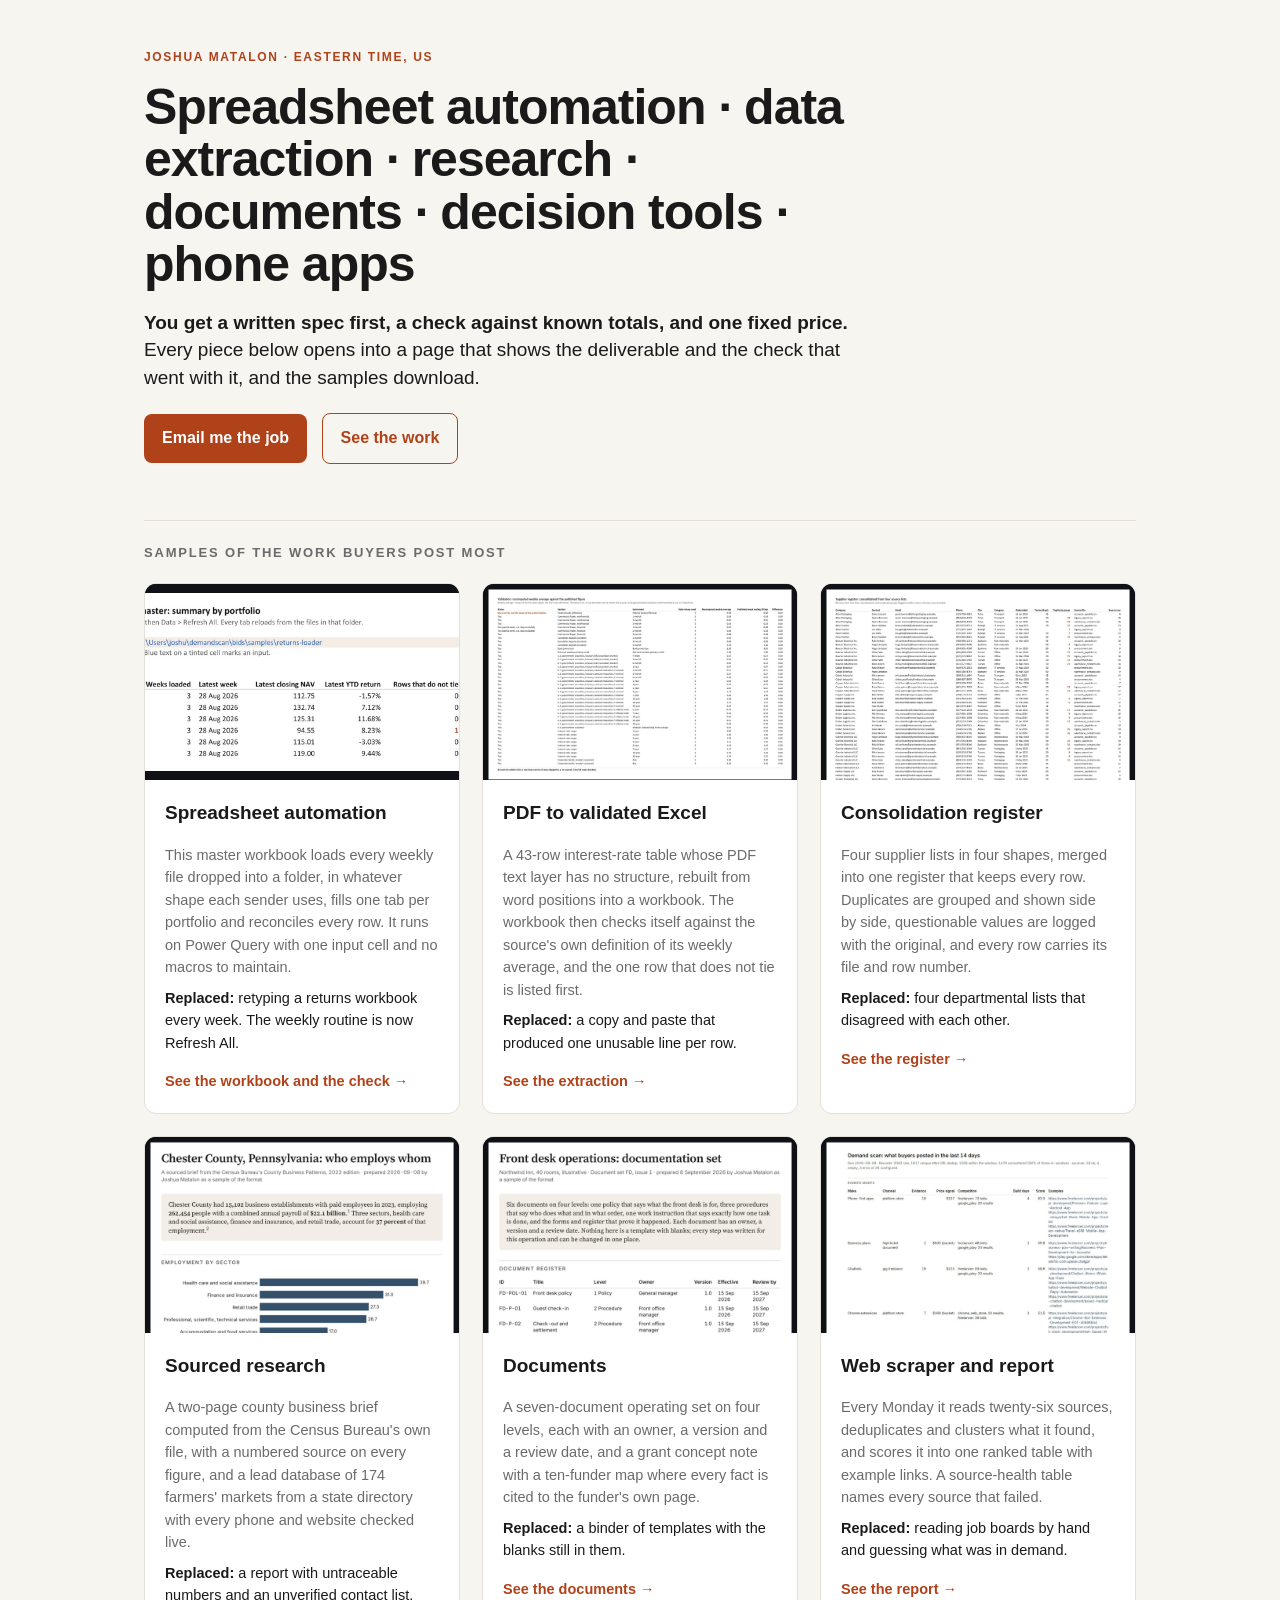
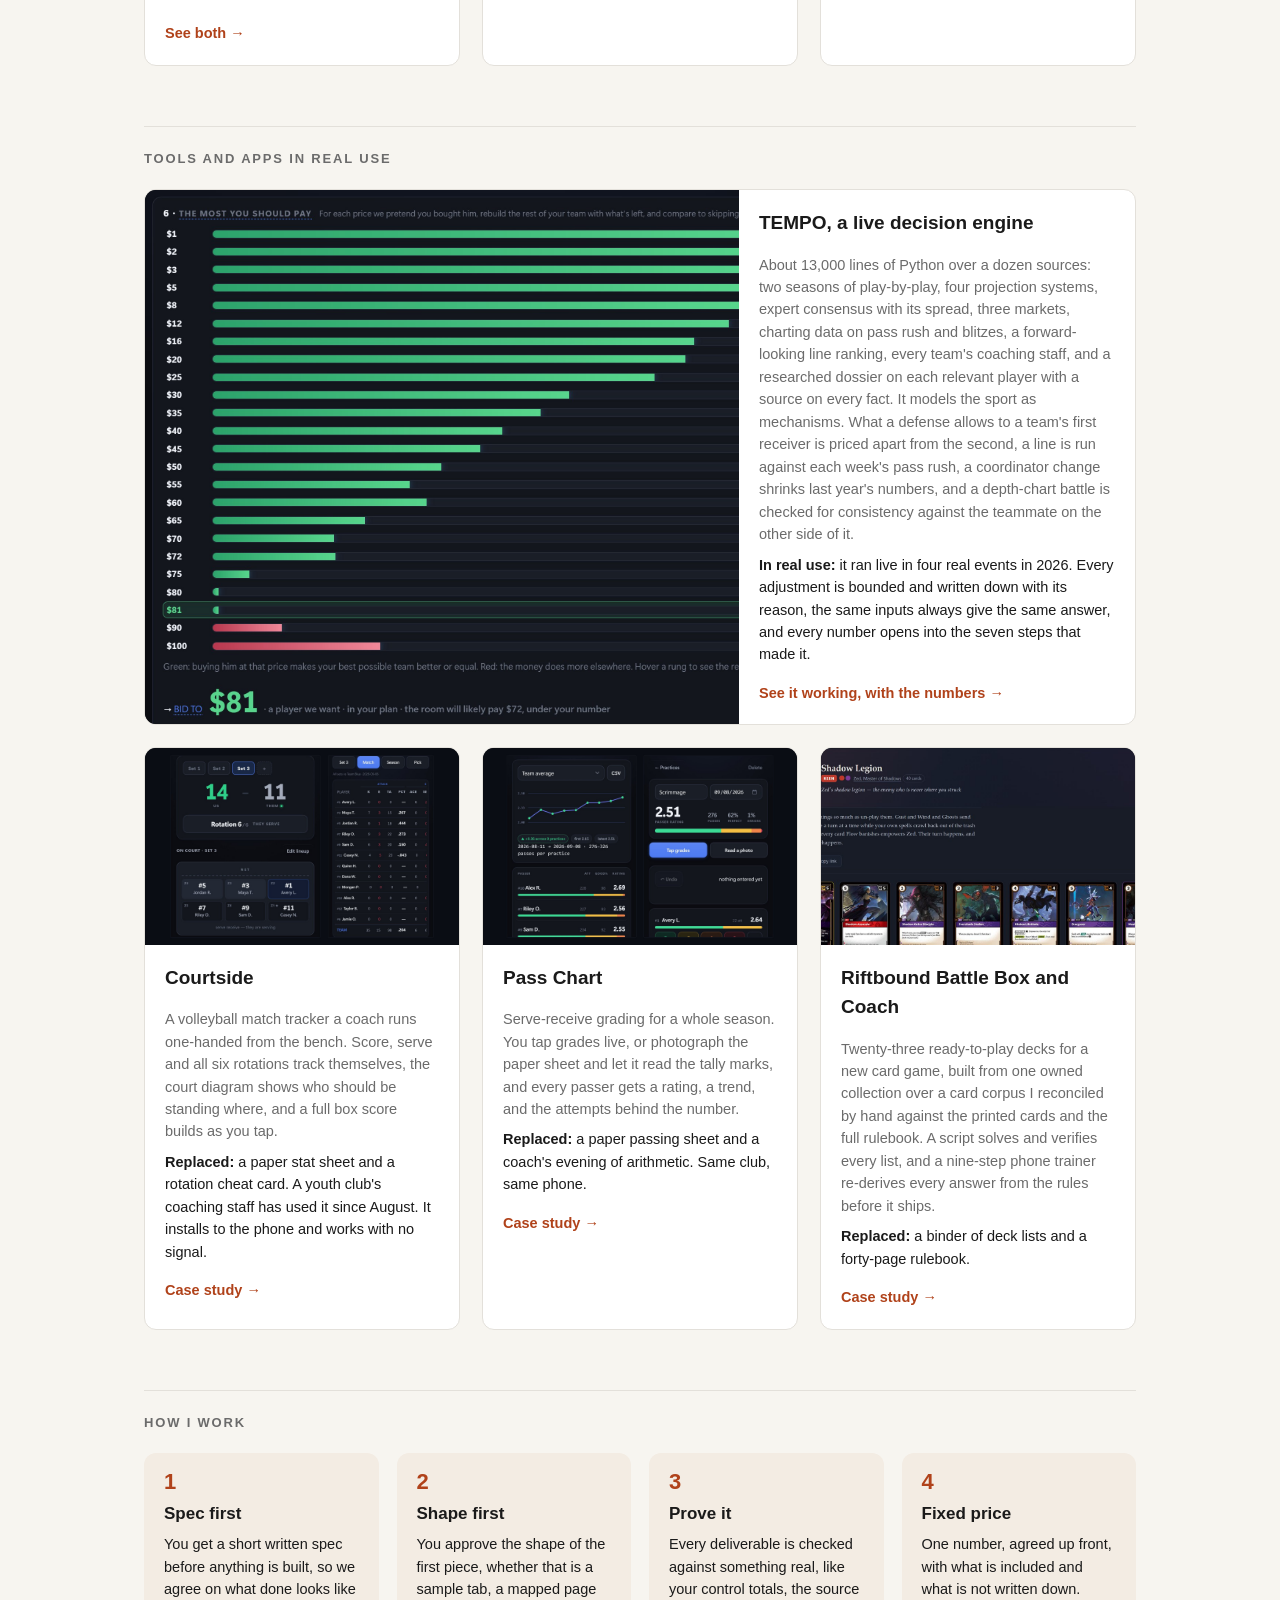
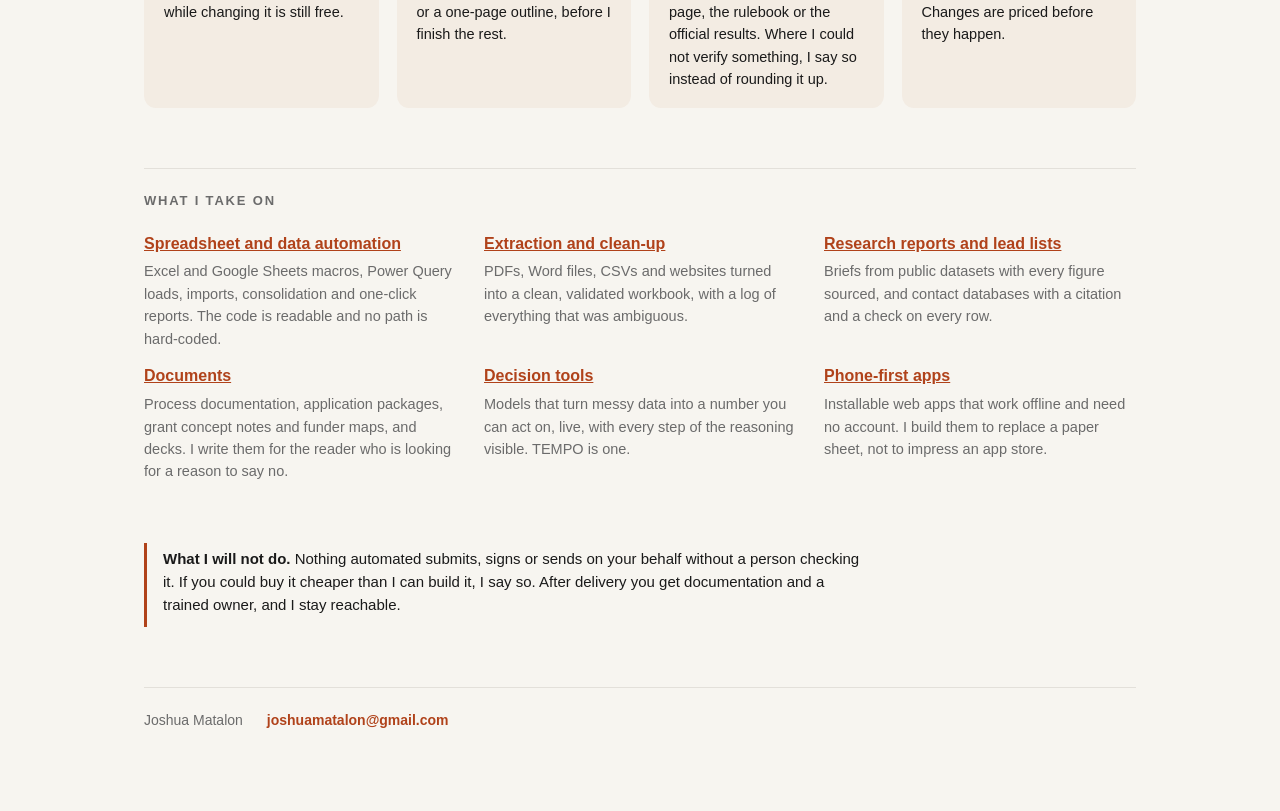
<file: index.html>
<!doctype html>
<html lang="en">
<head>
<meta charset="utf-8">
<meta name="viewport" content="width=device-width, initial-scale=1">
<title>Joshua Matalon · spreadsheets, data extraction, research, documents and apps</title>
<meta name="description" content="Spreadsheet automation, data extraction, sourced research, documents, decision tools and offline phone apps. Written spec first, checked against known totals, one fixed price. Every sample opens.">
<meta property="og:title" content="Joshua Matalon · spreadsheets, data extraction, research, documents and apps">
<meta property="og:description" content="Spreadsheet automation, data extraction, sourced research, documents, decision tools and offline phone apps. Written spec first, checked against known totals, one fixed price.">
<meta property="og:image" content="https://joshuamatalon.github.io/assets/returns-summary.jpg">
<link rel="icon" href="data:image/svg+xml,%3Csvg xmlns='http://www.w3.org/2000/svg' viewBox='0 0 32 32'%3E%3Crect width='32' height='32' rx='6' fill='%23b0421a'/%3E%3Ctext x='16' y='22' font-family='Segoe UI,Arial' font-size='18' font-weight='700' text-anchor='middle' fill='white'%3EJM%3C/text%3E%3C/svg%3E">
<link rel="stylesheet" href="assets/site.css">
</head>
<body>
<main>
  <header style="max-width:720px;margin-bottom:56px">
    <p class="kicker">Joshua Matalon · Eastern time, US</p>
    <h1>Spreadsheet automation · data extraction · research · documents · decision tools · phone apps</h1>
    <p class="lede"><b>You get a written spec first, a check against known totals, and one fixed price.</b> Every piece below opens into a page that shows the deliverable and the check that went with it, and the samples download.</p>
    <a class="cta" href="mailto:joshuamatalon@gmail.com?subject=Project">Email me the job</a>
    <a class="cta alt" href="#work">See the work</a>
  </header>

  <h2 id="work">Samples of the work buyers post most</h2>
  <div class="grid">

    <a class="work" href="spreadsheets.html">
      <div class="shot"><img src="assets/returns-summary.jpg" alt="Weekly returns master workbook: the source folder input cell and a summary table by portfolio"></div>
      <div class="meta">
        <h3>Spreadsheet automation</h3>
        <p class="what">This master workbook loads every weekly file dropped into a folder, in whatever shape each sender uses, fills one tab per portfolio and reconciles every row. It runs on Power Query with one input cell and no macros to maintain.</p>
        <p class="replaced"><b>Replaced:</b> retyping a returns workbook every week. The weekly routine is now Refresh All.</p>
        <span class="more">See the workbook and the check →</span>
      </div>
    </a>

    <a class="work" href="extraction.html">
      <div class="shot"><img src="assets/extract-validation.jpg" alt="Validation sheet: recomputed weekly averages against published figures, one row flagged"></div>
      <div class="meta">
        <h3>PDF to validated Excel</h3>
        <p class="what">A 43-row interest-rate table whose PDF text layer has no structure, rebuilt from word positions into a workbook. The workbook then checks itself against the source's own definition of its weekly average, and the one row that does not tie is listed first.</p>
        <p class="replaced"><b>Replaced:</b> a copy and paste that produced one unusable line per row.</p>
        <span class="more">See the extraction →</span>
      </div>
    </a>

    <a class="work" href="register.html">
      <div class="shot"><img src="assets/register-register.jpg" alt="Supplier register: one standardised table with duplicate groups flagged and source file and row on every line"></div>
      <div class="meta">
        <h3>Consolidation register</h3>
        <p class="what">Four supplier lists in four shapes, merged into one register that keeps every row. Duplicates are grouped and shown side by side, questionable values are logged with the original, and every row carries its file and row number.</p>
        <p class="replaced"><b>Replaced:</b> four departmental lists that disagreed with each other.</p>
        <span class="more">See the register →</span>
      </div>
    </a>

    <a class="work" href="research.html">
      <div class="shot"><img src="assets/brief-p1.jpg" alt="Two-page county business brief with a summary box, a bar chart and numbered sources"></div>
      <div class="meta">
        <h3>Sourced research</h3>
        <p class="what">A two-page county business brief computed from the Census Bureau's own file, with a numbered source on every figure, and a lead database of 174 farmers' markets from a state directory with every phone and website checked live.</p>
        <p class="replaced"><b>Replaced:</b> a report with untraceable numbers and an unverified contact list.</p>
        <span class="more">See both →</span>
      </div>
    </a>

    <a class="work" href="documents.html">
      <div class="shot"><img src="assets/sop-p1.jpg" alt="Front desk documentation set: the document register page"></div>
      <div class="meta">
        <h3>Documents</h3>
        <p class="what">A seven-document operating set on four levels, each with an owner, a version and a review date, and a grant concept note with a ten-funder map where every fact is cited to the funder's own page.</p>
        <p class="replaced"><b>Replaced:</b> a binder of templates with the blanks still in them.</p>
        <span class="more">See the documents →</span>
      </div>
    </a>

    <a class="work" href="scanner.html">
      <div class="shot"><img src="assets/scanner-report.jpg" alt="Demand scanner report: a ranked table of what buyers posted across 26 sources"></div>
      <div class="meta">
        <h3>Web scraper and report</h3>
        <p class="what">Every Monday it reads twenty-six sources, deduplicates and clusters what it found, and scores it into one ranked table with example links. A source-health table names every source that failed.</p>
        <p class="replaced"><b>Replaced:</b> reading job boards by hand and guessing what was in demand.</p>
        <span class="more">See the report →</span>
      </div>
    </a>
  </div>

  <h2>Tools and apps in real use</h2>
  <div class="grid">

    <a class="work wide" href="tempo.html">
      <div class="shot"><img src="assets/tempo-engine-ladder.jpg" alt="TEMPO price ladder: at each price from $1 to $100 the best roster with the player is compared with the best roster without him; green through $81, red from $90; BID TO $81"></div>
      <div class="meta">
        <h3>TEMPO, a live decision engine</h3>
        <p class="what">About 13,000 lines of Python over a dozen sources: two seasons of play-by-play, four projection systems, expert consensus with its spread, three markets, charting data on pass rush and blitzes, a forward-looking line ranking, every team's coaching staff, and a researched dossier on each relevant player with a source on every fact. It models the sport as mechanisms. What a defense allows to a team's first receiver is priced apart from the second, a line is run against each week's pass rush, a coordinator change shrinks last year's numbers, and a depth-chart battle is checked for consistency against the teammate on the other side of it.</p>
        <p class="replaced"><b>In real use:</b> it ran live in four real events in 2026. Every adjustment is bounded and written down with its reason, the same inputs always give the same answer, and every number opens into the seven steps that made it.</p>
        <span class="more">See it working, with the numbers →</span>
      </div>
    </a>

    <a class="work" href="courtside.html">
      <div class="shot"><img src="assets/courtside-hero.jpg" alt="Courtside: 14 to 11 in set 3, rotation 6 of 6, the six players placed on a court diagram, beside the box score for the match"></div>
      <div class="meta">
        <h3>Courtside</h3>
        <p class="what">A volleyball match tracker a coach runs one-handed from the bench. Score, serve and all six rotations track themselves, the court diagram shows who should be standing where, and a full box score builds as you tap.</p>
        <p class="replaced"><b>Replaced:</b> a paper stat sheet and a rotation cheat card. A youth club's coaching staff has used it since August. It installs to the phone and works with no signal.</p>
        <span class="more">Case study →</span>
      </div>
    </a>

    <a class="work" href="passchart.html">
      <div class="shot"><img src="assets/passchart-hero.jpg" alt="Pass Chart: team passer rating rising from 2.15 to 2.51 across nine practices, beside an open practice rated 2.51 over 276 passes"></div>
      <div class="meta">
        <h3>Pass Chart</h3>
        <p class="what">Serve-receive grading for a whole season. You tap grades live, or photograph the paper sheet and let it read the tally marks, and every passer gets a rating, a trend, and the attempts behind the number.</p>
        <p class="replaced"><b>Replaced:</b> a paper passing sheet and a coach's evening of arithmetic. Same club, same phone.</p>
        <span class="more">Case study →</span>
      </div>
    </a>

    <a class="work" href="riftbound.html">
      <div class="shot"><img src="assets/riftbound-card.jpg" alt="Riftbound Battle Box: the Shadow Legion deck expanded, its pilot note and its units shown as card art"></div>
      <div class="meta">
        <h3>Riftbound Battle Box and Coach</h3>
        <p class="what">Twenty-three ready-to-play decks for a new card game, built from one owned collection over a card corpus I reconciled by hand against the printed cards and the full rulebook. A script solves and verifies every list, and a nine-step phone trainer re-derives every answer from the rules before it ships.</p>
        <p class="replaced"><b>Replaced:</b> a binder of deck lists and a forty-page rulebook.</p>
        <span class="more">Case study →</span>
      </div>
    </a>
  </div>

  <h2>How I work</h2>
  <div class="steps">
    <div class="step"><div class="n">1</div><h3>Spec first</h3><p>You get a short written spec before anything is built, so we agree on what done looks like while changing it is still free.</p></div>
    <div class="step"><div class="n">2</div><h3>Shape first</h3><p>You approve the shape of the first piece, whether that is a sample tab, a mapped page or a one-page outline, before I finish the rest.</p></div>
    <div class="step"><div class="n">3</div><h3>Prove it</h3><p>Every deliverable is checked against something real, like your control totals, the source page, the rulebook or the official results. Where I could not verify something, I say so instead of rounding it up.</p></div>
    <div class="step"><div class="n">4</div><h3>Fixed price</h3><p>One number, agreed up front, with what is included and what is not written down. Changes are priced before they happen.</p></div>
  </div>

  <h2>What I take on</h2>
  <div class="offers">
    <div class="offer"><h3><a href="spreadsheets.html">Spreadsheet and data automation</a></h3><p>Excel and Google Sheets macros, Power Query loads, imports, consolidation and one-click reports. The code is readable and no path is hard-coded.</p></div>
    <div class="offer"><h3><a href="extraction.html">Extraction and clean-up</a></h3><p>PDFs, Word files, CSVs and websites turned into a clean, validated workbook, with a log of everything that was ambiguous.</p></div>
    <div class="offer"><h3><a href="research.html">Research reports and lead lists</a></h3><p>Briefs from public datasets with every figure sourced, and contact databases with a citation and a check on every row.</p></div>
    <div class="offer"><h3><a href="documents.html">Documents</a></h3><p>Process documentation, application packages, grant concept notes and funder maps, and decks. I write them for the reader who is looking for a reason to say no.</p></div>
    <div class="offer"><h3><a href="tempo.html">Decision tools</a></h3><p>Models that turn messy data into a number you can act on, live, with every step of the reasoning visible. TEMPO is one.</p></div>
    <div class="offer"><h3><a href="courtside.html">Phone-first apps</a></h3><p>Installable web apps that work offline and need no account. I build them to replace a paper sheet, not to impress an app store.</p></div>
  </div>

  <div class="never">
    <p><b>What I will not do.</b> Nothing automated submits, signs or sends on your behalf without a person checking it. If you could buy it cheaper than I can build it, I say so. After delivery you get documentation and a trained owner, and I stay reachable.</p>
  </div>

  <footer>
    <span>Joshua Matalon</span>
    <a href="mailto:joshuamatalon@gmail.com">joshuamatalon@gmail.com</a>
  </footer>
</main>
</body>
</html>
</file>
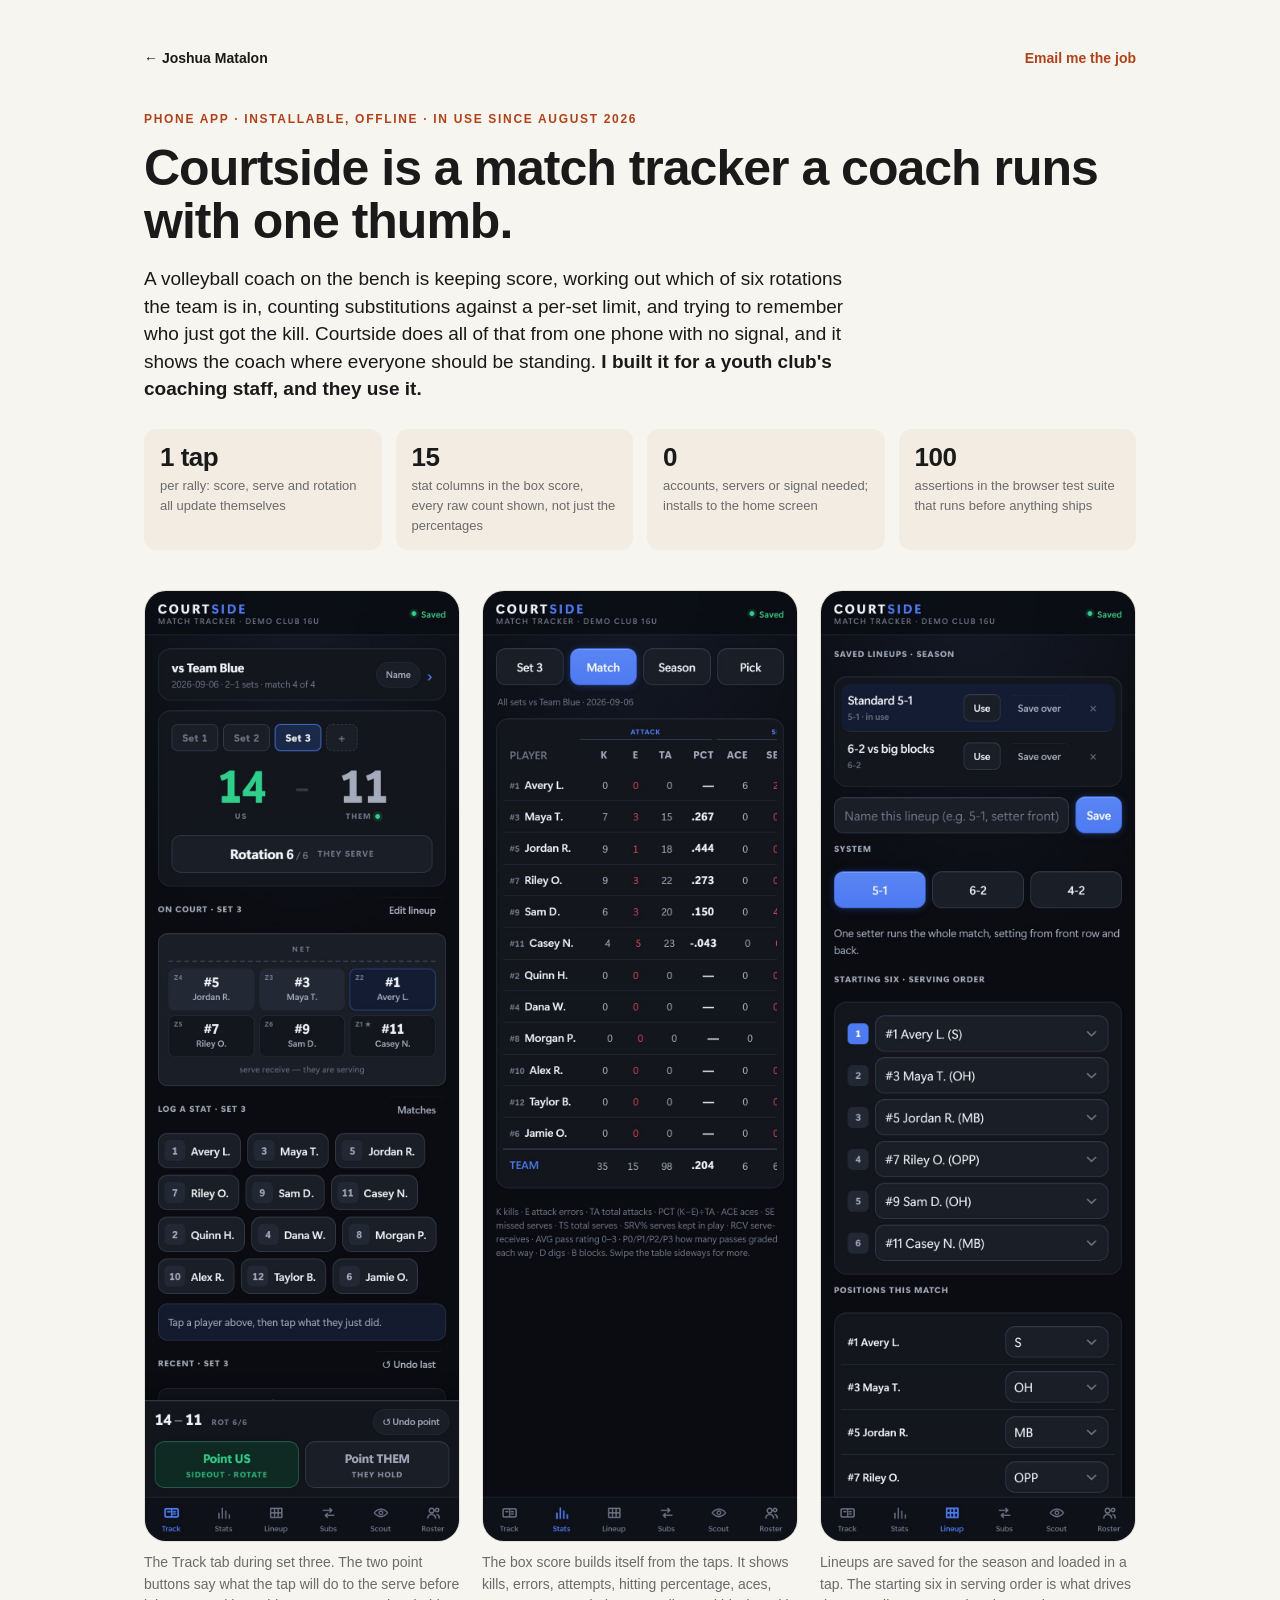
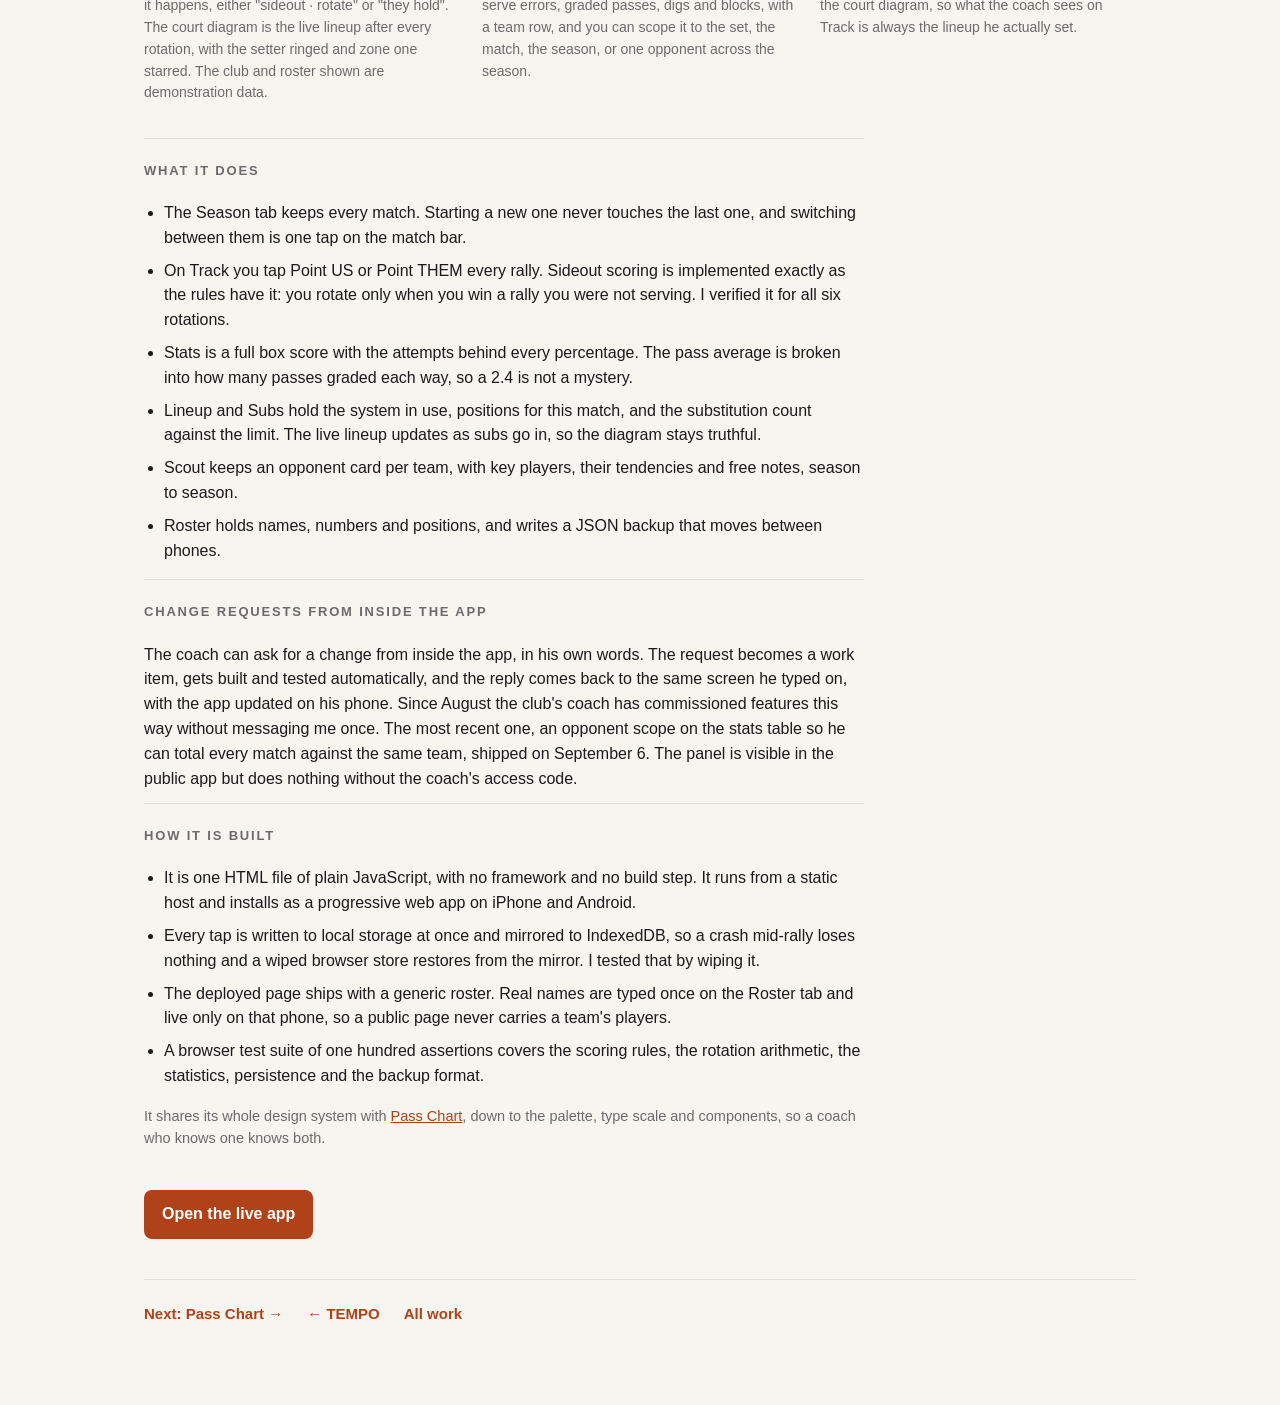
<file: courtside.html>
<!doctype html>
<html lang="en">
<head>
<meta charset="utf-8">
<meta name="viewport" content="width=device-width, initial-scale=1">
<title>Courtside, a volleyball match tracker run from the bench · Joshua Matalon</title>
<meta name="description" content="Courtside keeps score, serve, rotations, a full box score, lineups, subs and scouting on one phone, offline, for a youth volleyball coach. The coach asks for changes from inside the app.">
<meta property="og:image" content="https://joshuamatalon.github.io/assets/courtside-track.jpg">
<link rel="icon" href="data:image/svg+xml,%3Csvg xmlns='http://www.w3.org/2000/svg' viewBox='0 0 32 32'%3E%3Crect width='32' height='32' rx='6' fill='%23b0421a'/%3E%3Ctext x='16' y='22' font-family='Segoe UI,Arial' font-size='18' font-weight='700' text-anchor='middle' fill='white'%3EJM%3C/text%3E%3C/svg%3E">
<link rel="stylesheet" href="assets/site.css">
</head>
<body>
<main>
  <div class="top"><a href="index.html" class="name">← Joshua Matalon</a><a href="mailto:joshuamatalon@gmail.com?subject=Project">Email me the job</a></div>
  <p class="kicker">Phone app · installable, offline · in use since August 2026</p>
  <h1>Courtside is a match tracker a coach runs with one thumb.</h1>
  <p class="lede">A volleyball coach on the bench is keeping score, working out which of six rotations the team is in, counting substitutions against a per-set limit, and trying to remember who just got the kill. Courtside does all of that from one phone with no signal, and it shows the coach where everyone should be standing. <b>I built it for a youth club's coaching staff, and they use it.</b></p>

  <div class="facts">
    <div class="fact"><div class="v">1 tap</div><div class="l">per rally: score, serve and rotation all update themselves</div></div>
    <div class="fact"><div class="v">15</div><div class="l">stat columns in the box score, every raw count shown, not just the percentages</div></div>
    <div class="fact"><div class="v">0</div><div class="l">accounts, servers or signal needed; installs to the home screen</div></div>
    <div class="fact"><div class="v">100</div><div class="l">assertions in the browser test suite that runs before anything ships</div></div>
  </div>

  <div class="phones">
    <figure><img src="assets/courtside-track.jpg" alt="Track tab: 14–11 in set 3, rotation 6 of 6, they serve; the court diagram shows the six players in zones 1 to 6 with the setter marked; below it, tap a player to log a stat"><figcaption>The Track tab during set three. The two point buttons say what the tap will do to the serve before it happens, either "sideout · rotate" or "they hold". The court diagram is the live lineup after every rotation, with the setter ringed and zone one starred. The club and roster shown are demonstration data.</figcaption></figure>
    <figure><img src="assets/courtside-stats.jpg" alt="Stats tab: a box score with kills, errors, attempts and hitting percentage per player, scoped to set, match or season"><figcaption>The box score builds itself from the taps. It shows kills, errors, attempts, hitting percentage, aces, serve errors, graded passes, digs and blocks, with a team row, and you can scope it to the set, the match, the season, or one opponent across the season.</figcaption></figure>
    <figure><img src="assets/courtside-lineup.jpg" alt="Lineup tab: saved lineups for the season, the 5-1 / 6-2 / 4-2 system choice, the starting six in serving order, and each player's position this match"><figcaption>Lineups are saved for the season and loaded in a tap. The starting six in serving order is what drives the court diagram, so what the coach sees on Track is always the lineup he actually set.</figcaption></figure>
  </div>

  <div class="prose">
    <h2>What it does</h2>
    <ul>
      <li>The Season tab keeps every match. Starting a new one never touches the last one, and switching between them is one tap on the match bar.</li>
      <li>On Track you tap Point US or Point THEM every rally. Sideout scoring is implemented exactly as the rules have it: you rotate only when you win a rally you were not serving. I verified it for all six rotations.</li>
      <li>Stats is a full box score with the attempts behind every percentage. The pass average is broken into how many passes graded each way, so a 2.4 is not a mystery.</li>
      <li>Lineup and Subs hold the system in use, positions for this match, and the substitution count against the limit. The live lineup updates as subs go in, so the diagram stays truthful.</li>
      <li>Scout keeps an opponent card per team, with key players, their tendencies and free notes, season to season.</li>
      <li>Roster holds names, numbers and positions, and writes a JSON backup that moves between phones.</li>
    </ul>

    <h2>Change requests from inside the app</h2>
    <p>The coach can ask for a change from inside the app, in his own words. The request becomes a work item, gets built and tested automatically, and the reply comes back to the same screen he typed on, with the app updated on his phone. Since August the club's coach has commissioned features this way without messaging me once. The most recent one, an opponent scope on the stats table so he can total every match against the same team, shipped on September 6. The panel is visible in the public app but does nothing without the coach's access code.</p>

    <h2>How it is built</h2>
    <ul>
      <li>It is one HTML file of plain JavaScript, with no framework and no build step. It runs from a static host and installs as a progressive web app on iPhone and Android.</li>
      <li>Every tap is written to local storage at once and mirrored to IndexedDB, so a crash mid-rally loses nothing and a wiped browser store restores from the mirror. I tested that by wiping it.</li>
      <li>The deployed page ships with a generic roster. Real names are typed once on the Roster tab and live only on that phone, so a public page never carries a team's players.</li>
      <li>A browser test suite of one hundred assertions covers the scoring rules, the rotation arithmetic, the statistics, persistence and the backup format.</li>
    </ul>
    <p class="stack">It shares its whole design system with <a href="passchart.html">Pass Chart</a>, down to the palette, type scale and components, so a coach who knows one knows both.</p>
  </div>

  <p><a class="cta" href="https://joshuamatalon.github.io/courtside/">Open the live app</a></p>
  <div class="next"><a href="passchart.html">Next: Pass Chart →</a><a href="tempo.html">← TEMPO</a><a href="index.html">All work</a></div>
</main>
</body>
</html>
</file>
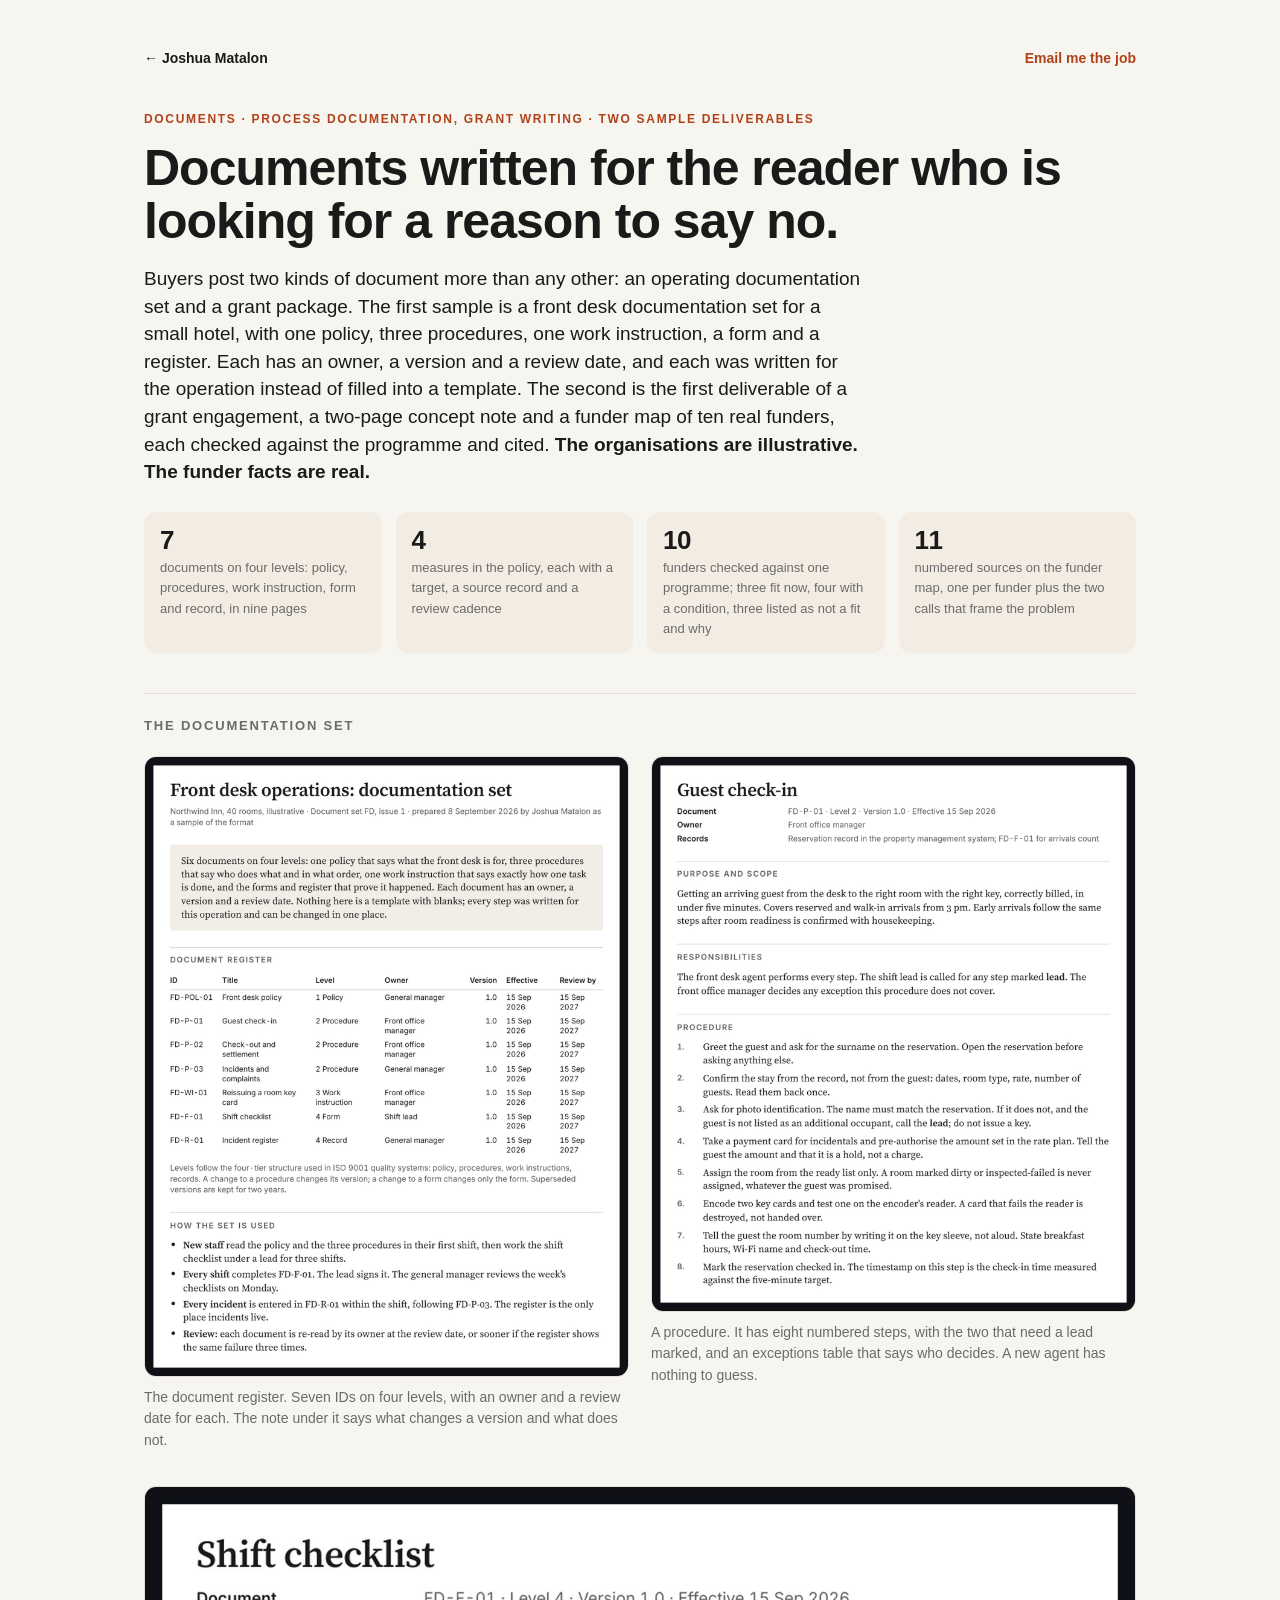
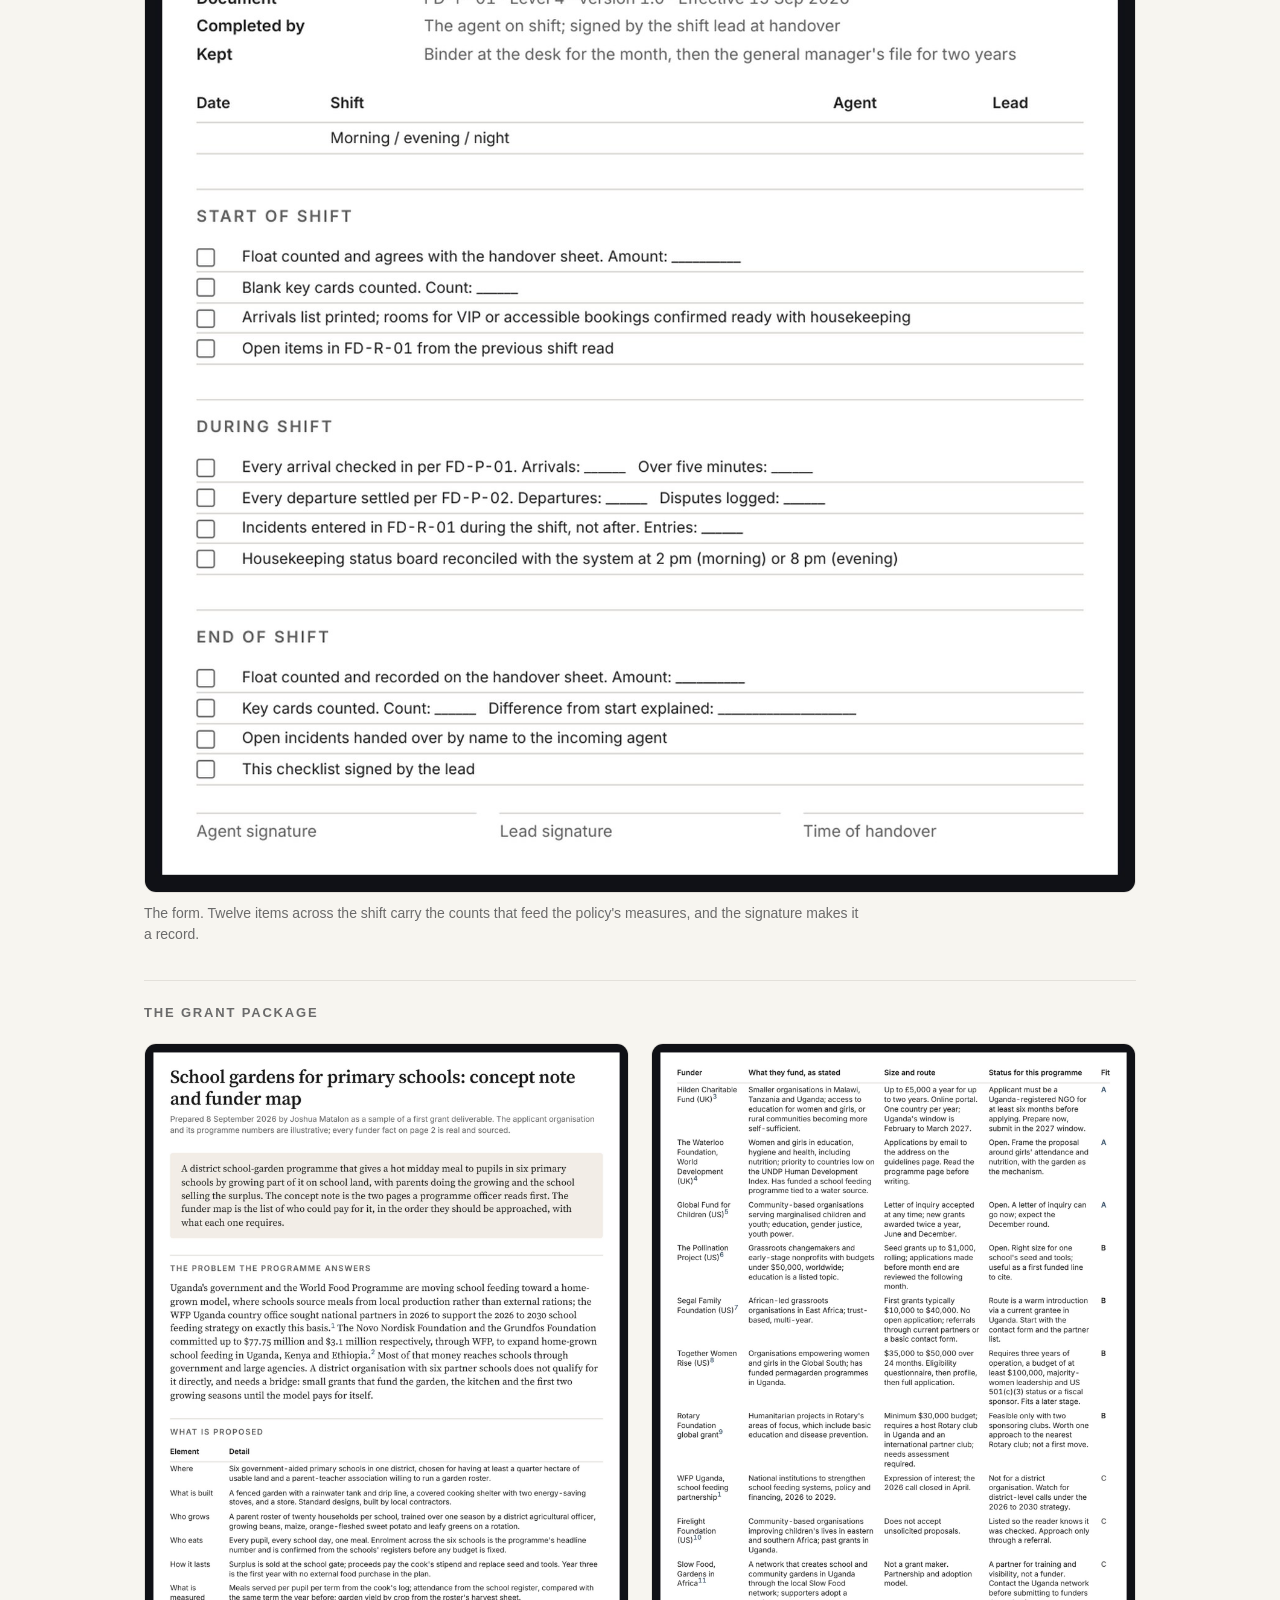
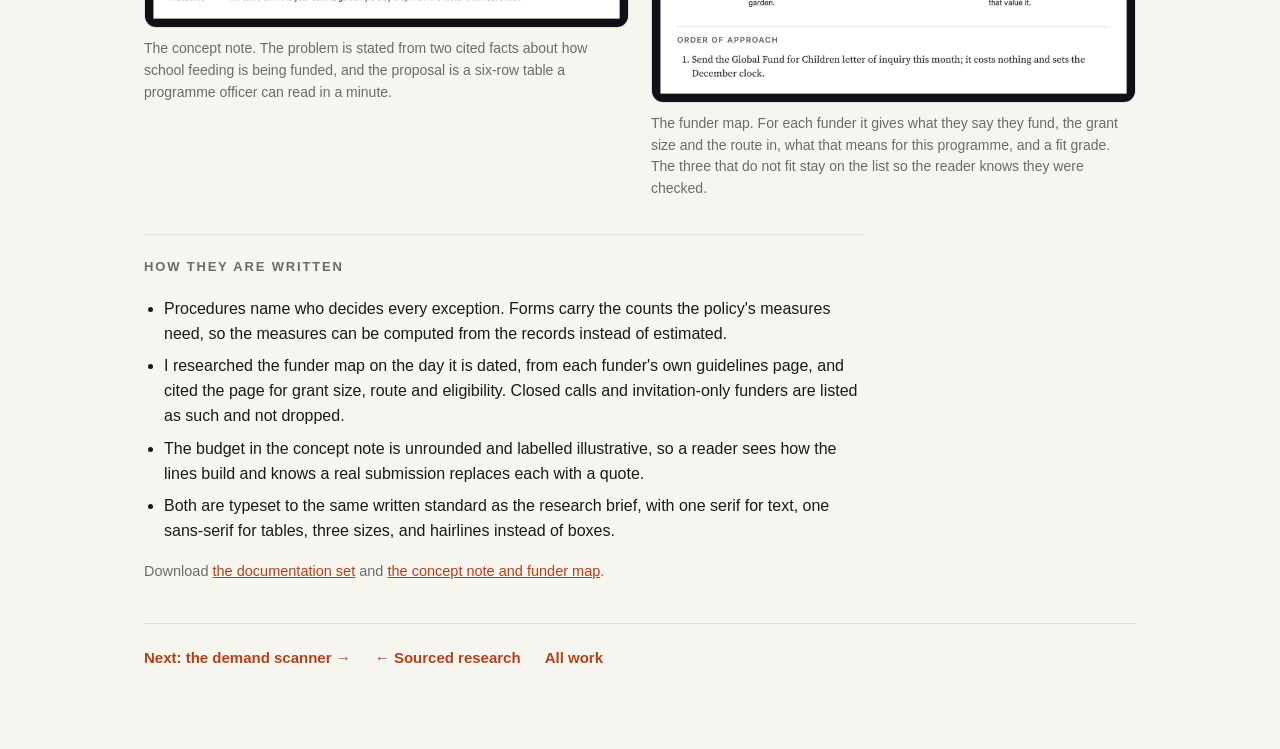
<file: documents.html>
<!doctype html>
<html lang="en">
<head>
<meta charset="utf-8">
<meta name="viewport" content="width=device-width, initial-scale=1">
<title>Documents: a process documentation set and a grant concept note with a sourced funder map · Joshua Matalon</title>
<meta name="description" content="Seven front-desk documents on four levels with an owner, version and review date each, and a two-page grant concept note with a ten-funder map where every fact is cited.">
<meta property="og:image" content="https://joshuamatalon.github.io/assets/sop-p1.jpg">
<link rel="icon" href="data:image/svg+xml,%3Csvg xmlns='http://www.w3.org/2000/svg' viewBox='0 0 32 32'%3E%3Crect width='32' height='32' rx='6' fill='%23b0421a'/%3E%3Ctext x='16' y='22' font-family='Segoe UI,Arial' font-size='18' font-weight='700' text-anchor='middle' fill='white'%3EJM%3C/text%3E%3C/svg%3E">
<link rel="stylesheet" href="assets/site.css">
</head>
<body>
<main>
  <div class="top"><a href="index.html" class="name">← Joshua Matalon</a><a href="mailto:joshuamatalon@gmail.com?subject=Project">Email me the job</a></div>
  <p class="kicker">Documents · process documentation, grant writing · two sample deliverables</p>
  <h1>Documents written for the reader who is looking for a reason to say no.</h1>
  <p class="lede">Buyers post two kinds of document more than any other: an operating documentation set and a grant package. The first sample is a front desk documentation set for a small hotel, with one policy, three procedures, one work instruction, a form and a register. Each has an owner, a version and a review date, and each was written for the operation instead of filled into a template. The second is the first deliverable of a grant engagement, a two-page concept note and a funder map of ten real funders, each checked against the programme and cited. <b>The organisations are illustrative. The funder facts are real.</b></p>

  <div class="facts">
    <div class="fact"><div class="v">7</div><div class="l">documents on four levels: policy, procedures, work instruction, form and record, in nine pages</div></div>
    <div class="fact"><div class="v">4</div><div class="l">measures in the policy, each with a target, a source record and a review cadence</div></div>
    <div class="fact"><div class="v">10</div><div class="l">funders checked against one programme; three fit now, four with a condition, three listed as not a fit and why</div></div>
    <div class="fact"><div class="v">11</div><div class="l">numbered sources on the funder map, one per funder plus the two calls that frame the problem</div></div>
  </div>

  <h2>The documentation set</h2>
  <div class="two">
    <figure><img src="assets/sop-p1.jpg" alt="Documentation set page one: document register with ID, title, level, owner, version, effective and review dates, and how the set is used"><figcaption>The document register. Seven IDs on four levels, with an owner and a review date for each. The note under it says what changes a version and what does not.</figcaption></figure>
    <figure><img src="assets/sop-p3.jpg" alt="Guest check-in procedure: purpose and scope, responsibilities, eight numbered steps and an exceptions table"><figcaption>A procedure. It has eight numbered steps, with the two that need a lead marked, and an exceptions table that says who decides. A new agent has nothing to guess.</figcaption></figure>
  </div>
  <figure class="figure">
    <img src="assets/sop-p8.jpg" alt="Shift checklist form: start, during and end of shift items with checkboxes and count fields, and three signature lines">
    <figcaption>The form. Twelve items across the shift carry the counts that feed the policy's measures, and the signature makes it a record.</figcaption>
  </figure>

  <h2>The grant package</h2>
  <div class="two">
    <figure><img src="assets/grant-p1.jpg" alt="Concept note page one: summary box, the problem the programme answers with two footnoted facts, and a what-is-proposed table"><figcaption>The concept note. The problem is stated from two cited facts about how school feeding is being funded, and the proposal is a six-row table a programme officer can read in a minute.</figcaption></figure>
    <figure><img src="assets/grant-p3.jpg" alt="Funder map: ten funders with what they fund as stated, size and route, status for this programme, and a fit grade"><figcaption>The funder map. For each funder it gives what they say they fund, the grant size and the route in, what that means for this programme, and a fit grade. The three that do not fit stay on the list so the reader knows they were checked.</figcaption></figure>
  </div>

  <div class="prose">
    <h2>How they are written</h2>
    <ul>
      <li>Procedures name who decides every exception. Forms carry the counts the policy's measures need, so the measures can be computed from the records instead of estimated.</li>
      <li>I researched the funder map on the day it is dated, from each funder's own guidelines page, and cited the page for grant size, route and eligibility. Closed calls and invitation-only funders are listed as such and not dropped.</li>
      <li>The budget in the concept note is unrounded and labelled illustrative, so a reader sees how the lines build and knows a real submission replaces each with a quote.</li>
      <li>Both are typeset to the same written standard as the research brief, with one serif for text, one sans-serif for tables, three sizes, and hairlines instead of boxes.</li>
    </ul>
    <p class="stack">Download <a href="samples/front-desk-documentation-set.pdf">the documentation set</a> and <a href="samples/grant-concept-note-and-funder-map.pdf">the concept note and funder map</a>.</p>
  </div>

  <div class="next"><a href="scanner.html">Next: the demand scanner →</a><a href="research.html">← Sourced research</a><a href="index.html">All work</a></div>
</main>
</body>
</html>
</file>
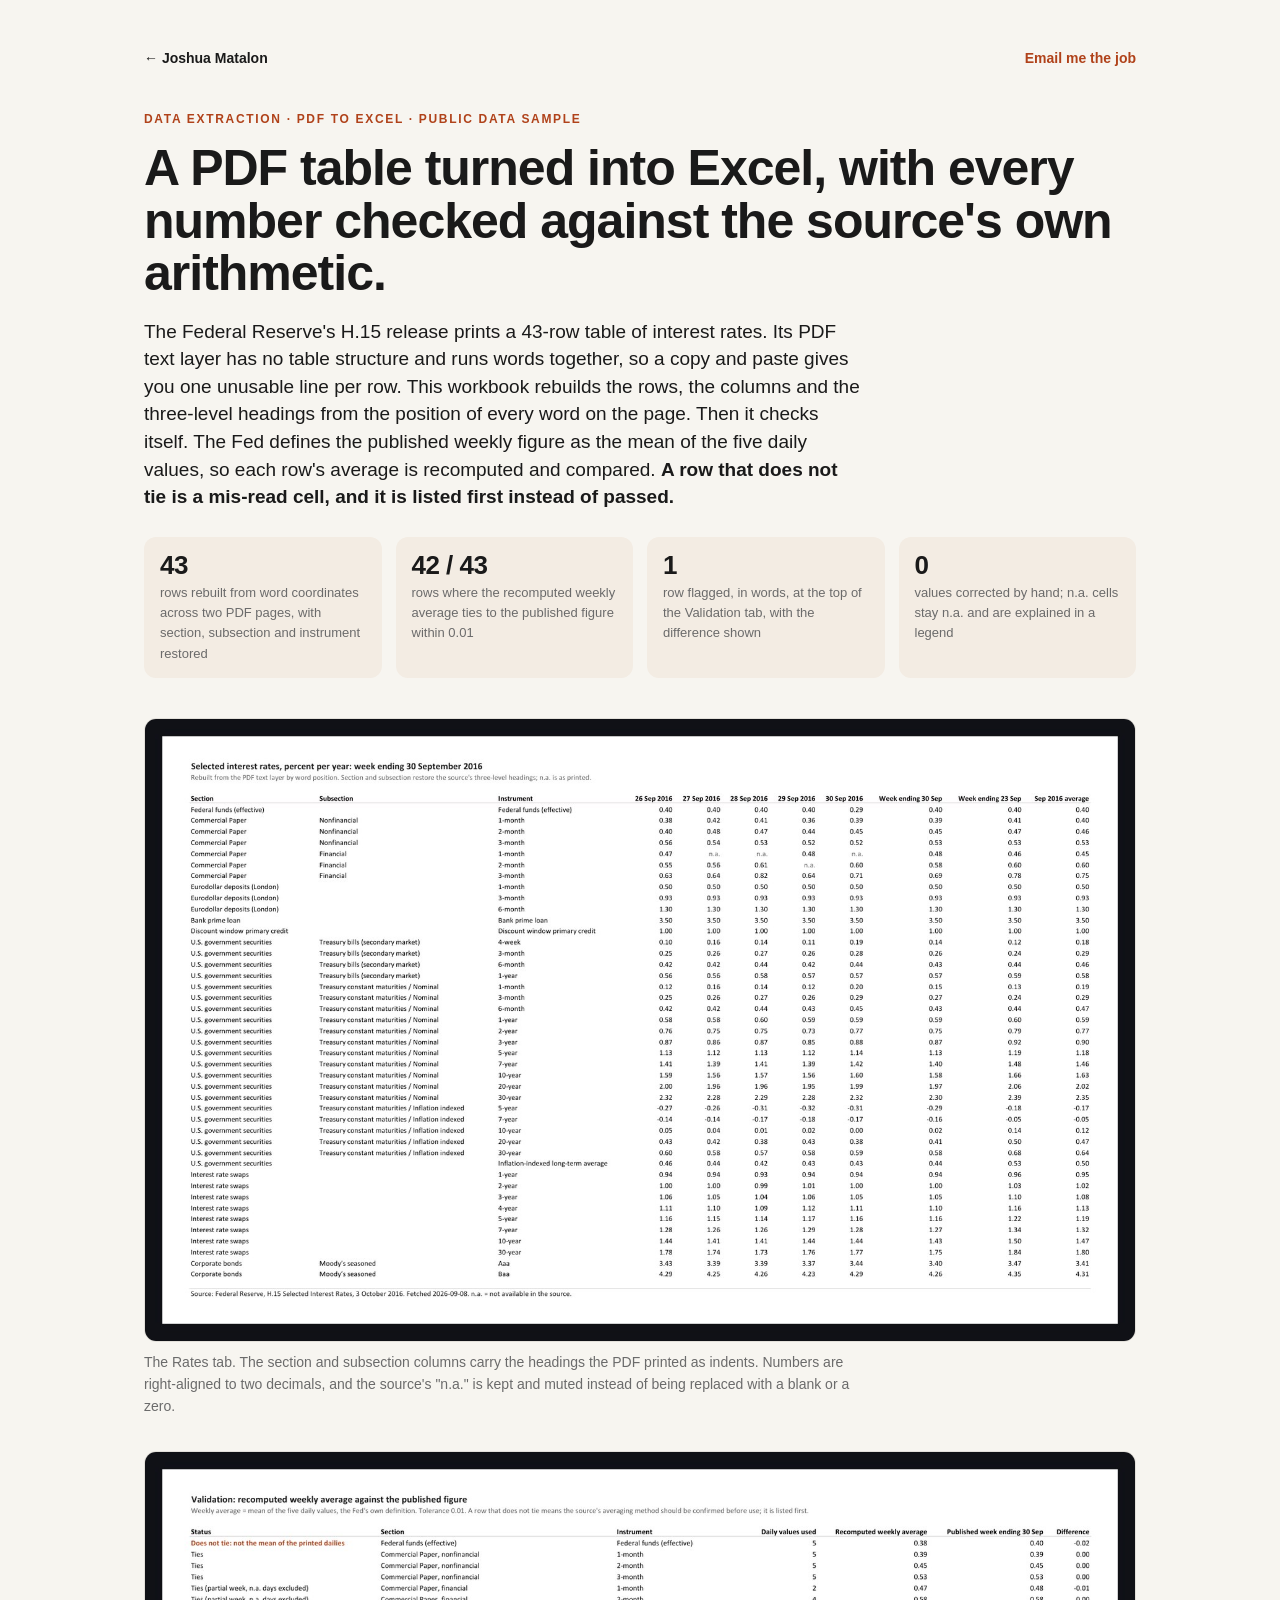
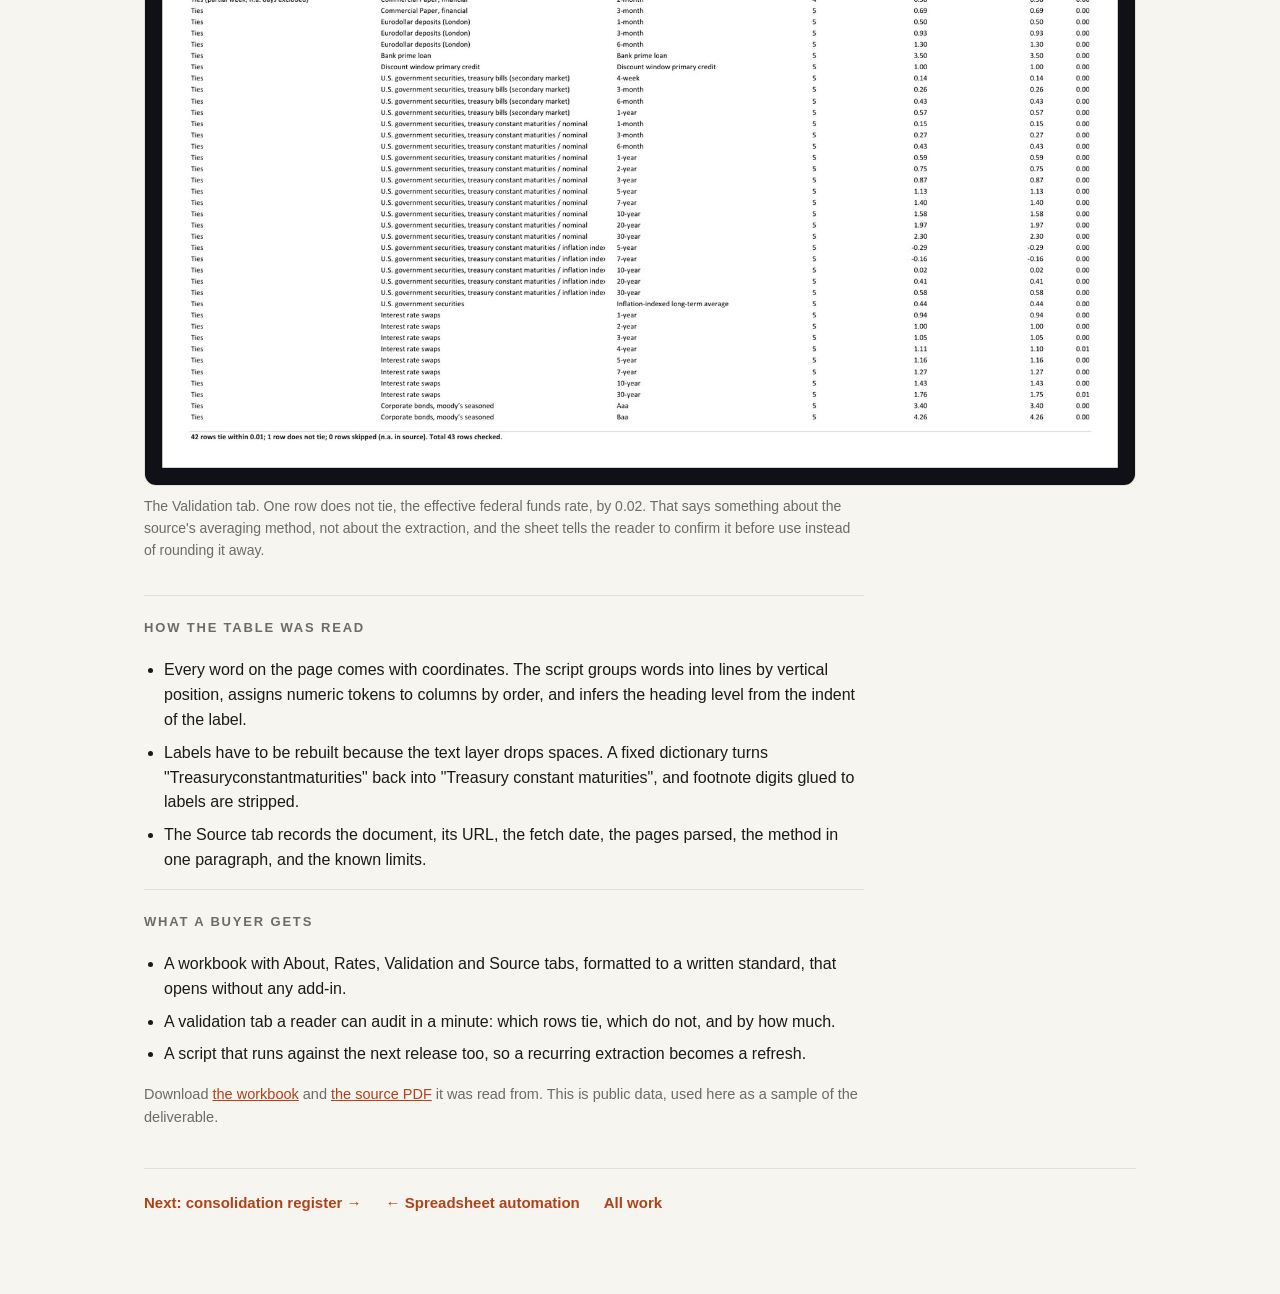
<file: extraction.html>
<!doctype html>
<html lang="en">
<head>
<meta charset="utf-8">
<meta name="viewport" content="width=device-width, initial-scale=1">
<title>PDF to validated Excel: a 43-row table rebuilt from word positions and checked against the source's own arithmetic · Joshua Matalon</title>
<meta name="description" content="A Federal Reserve interest-rate table whose PDF text layer has no structure, rebuilt into a workbook from word coordinates, with every row checked against the published weekly average.">
<meta property="og:image" content="https://joshuamatalon.github.io/assets/extract-rates.jpg">
<link rel="icon" href="data:image/svg+xml,%3Csvg xmlns='http://www.w3.org/2000/svg' viewBox='0 0 32 32'%3E%3Crect width='32' height='32' rx='6' fill='%23b0421a'/%3E%3Ctext x='16' y='22' font-family='Segoe UI,Arial' font-size='18' font-weight='700' text-anchor='middle' fill='white'%3EJM%3C/text%3E%3C/svg%3E">
<link rel="stylesheet" href="assets/site.css">
</head>
<body>
<main>
  <div class="top"><a href="index.html" class="name">← Joshua Matalon</a><a href="mailto:joshuamatalon@gmail.com?subject=Project">Email me the job</a></div>
  <p class="kicker">Data extraction · PDF to Excel · public data sample</p>
  <h1>A PDF table turned into Excel, with every number checked against the source's own arithmetic.</h1>
  <p class="lede">The Federal Reserve's H.15 release prints a 43-row table of interest rates. Its PDF text layer has no table structure and runs words together, so a copy and paste gives you one unusable line per row. This workbook rebuilds the rows, the columns and the three-level headings from the position of every word on the page. Then it checks itself. The Fed defines the published weekly figure as the mean of the five daily values, so each row's average is recomputed and compared. <b>A row that does not tie is a mis-read cell, and it is listed first instead of passed.</b></p>

  <div class="facts">
    <div class="fact"><div class="v">43</div><div class="l">rows rebuilt from word coordinates across two PDF pages, with section, subsection and instrument restored</div></div>
    <div class="fact"><div class="v">42 / 43</div><div class="l">rows where the recomputed weekly average ties to the published figure within 0.01</div></div>
    <div class="fact"><div class="v">1</div><div class="l">row flagged, in words, at the top of the Validation tab, with the difference shown</div></div>
    <div class="fact"><div class="v">0</div><div class="l">values corrected by hand; n.a. cells stay n.a. and are explained in a legend</div></div>
  </div>

  <figure class="figure">
    <img src="assets/extract-rates.jpg" alt="Rates sheet: 43 instruments with section and subsection columns, five daily values, two weekly averages and the monthly average, formatted to two decimals">
    <figcaption>The Rates tab. The section and subsection columns carry the headings the PDF printed as indents. Numbers are right-aligned to two decimals, and the source's "n.a." is kept and muted instead of being replaced with a blank or a zero.</figcaption>
  </figure>

  <figure class="figure">
    <img src="assets/extract-validation.jpg" alt="Validation sheet: status, section, instrument, daily values used, recomputed weekly average, published figure and difference; the one row that does not tie is listed first">
    <figcaption>The Validation tab. One row does not tie, the effective federal funds rate, by 0.02. That says something about the source's averaging method, not about the extraction, and the sheet tells the reader to confirm it before use instead of rounding it away.</figcaption>
  </figure>

  <div class="prose">
    <h2>How the table was read</h2>
    <ul>
      <li>Every word on the page comes with coordinates. The script groups words into lines by vertical position, assigns numeric tokens to columns by order, and infers the heading level from the indent of the label.</li>
      <li>Labels have to be rebuilt because the text layer drops spaces. A fixed dictionary turns "Treasuryconstantmaturities" back into "Treasury constant maturities", and footnote digits glued to labels are stripped.</li>
      <li>The Source tab records the document, its URL, the fetch date, the pages parsed, the method in one paragraph, and the known limits.</li>
    </ul>
    <h2>What a buyer gets</h2>
    <ul>
      <li>A workbook with About, Rates, Validation and Source tabs, formatted to a written standard, that opens without any add-in.</li>
      <li>A validation tab a reader can audit in a minute: which rows tie, which do not, and by how much.</li>
      <li>A script that runs against the next release too, so a recurring extraction becomes a refresh.</li>
    </ul>
    <p class="stack">Download <a href="samples/h15_selected_interest_rates.xlsx">the workbook</a> and <a href="samples/h15-source.pdf">the source PDF</a> it was read from. This is public data, used here as a sample of the deliverable.</p>
  </div>

  <div class="next"><a href="register.html">Next: consolidation register →</a><a href="spreadsheets.html">← Spreadsheet automation</a><a href="index.html">All work</a></div>
</main>
</body>
</html>
</file>
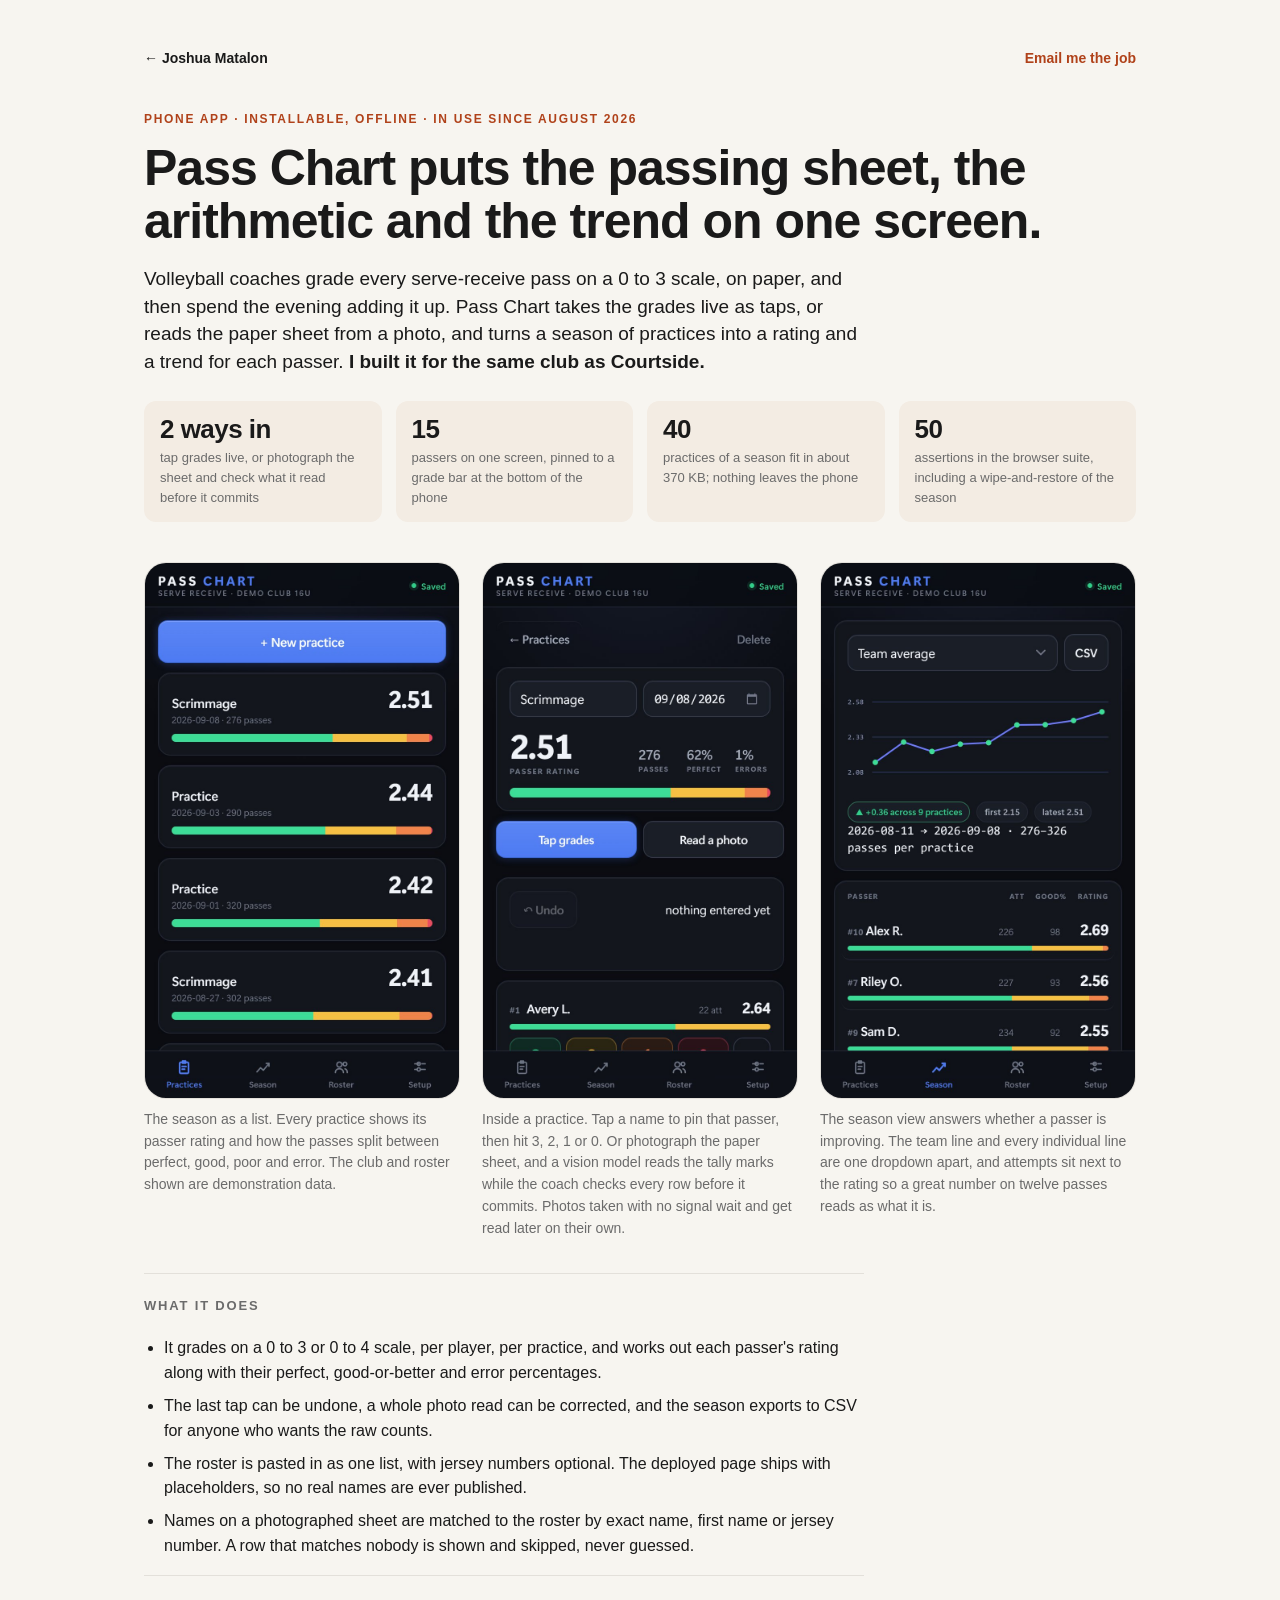
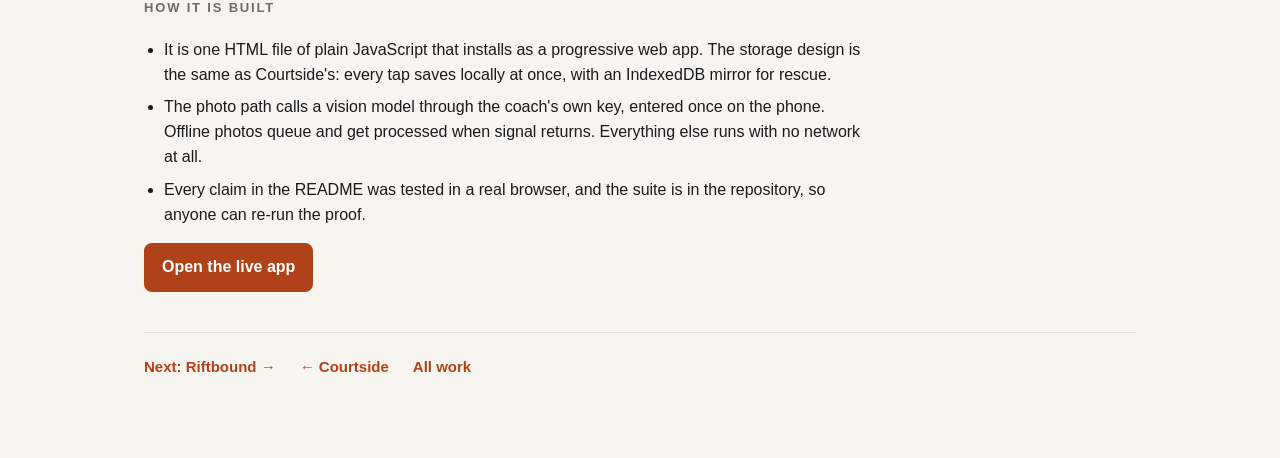
<file: passchart.html>
<!doctype html>
<html lang="en">
<head>
<meta charset="utf-8">
<meta name="viewport" content="width=device-width, initial-scale=1">
<title>Pass Chart, serve-receive grading for a whole season · Joshua Matalon</title>
<meta name="description" content="Pass Chart grades every serve-receive pass per player per practice, live by tap or by photographing the paper sheet, and shows whether each passer is actually improving.">
<meta property="og:image" content="https://joshuamatalon.github.io/assets/passchart-season.jpg">
<link rel="icon" href="data:image/svg+xml,%3Csvg xmlns='http://www.w3.org/2000/svg' viewBox='0 0 32 32'%3E%3Crect width='32' height='32' rx='6' fill='%23b0421a'/%3E%3Ctext x='16' y='22' font-family='Segoe UI,Arial' font-size='18' font-weight='700' text-anchor='middle' fill='white'%3EJM%3C/text%3E%3C/svg%3E">
<link rel="stylesheet" href="assets/site.css">
</head>
<body>
<main>
  <div class="top"><a href="index.html" class="name">← Joshua Matalon</a><a href="mailto:joshuamatalon@gmail.com?subject=Project">Email me the job</a></div>
  <p class="kicker">Phone app · installable, offline · in use since August 2026</p>
  <h1>Pass Chart puts the passing sheet, the arithmetic and the trend on one screen.</h1>
  <p class="lede">Volleyball coaches grade every serve-receive pass on a 0 to 3 scale, on paper, and then spend the evening adding it up. Pass Chart takes the grades live as taps, or reads the paper sheet from a photo, and turns a season of practices into a rating and a trend for each passer. <b>I built it for the same club as Courtside.</b></p>

  <div class="facts">
    <div class="fact"><div class="v">2 ways in</div><div class="l">tap grades live, or photograph the sheet and check what it read before it commits</div></div>
    <div class="fact"><div class="v">15</div><div class="l">passers on one screen, pinned to a grade bar at the bottom of the phone</div></div>
    <div class="fact"><div class="v">40</div><div class="l">practices of a season fit in about 370 KB; nothing leaves the phone</div></div>
    <div class="fact"><div class="v">50</div><div class="l">assertions in the browser suite, including a wipe-and-restore of the season</div></div>
  </div>

  <div class="phones">
    <figure><img src="assets/passchart-practices.jpg" alt="Practices list: each practice with its date, pass count, team rating and a bar split into perfect, good, poor and error passes"><figcaption>The season as a list. Every practice shows its passer rating and how the passes split between perfect, good, poor and error. The club and roster shown are demonstration data.</figcaption></figure>
    <figure><img src="assets/passchart-practice.jpg" alt="An open practice: rating 2.51 over 276 passes, 62% perfect, 1% errors, with Tap grades and Read a photo buttons and a per-passer list"><figcaption>Inside a practice. Tap a name to pin that passer, then hit 3, 2, 1 or 0. Or photograph the paper sheet, and a vision model reads the tally marks while the coach checks every row before it commits. Photos taken with no signal wait and get read later on their own.</figcaption></figure>
    <figure><img src="assets/passchart-season.jpg" alt="Season view: a line of team average across nine practices, up 0.36 from 2.15 to 2.51, and a ranked passer table with attempts, good percentage and rating"><figcaption>The season view answers whether a passer is improving. The team line and every individual line are one dropdown apart, and attempts sit next to the rating so a great number on twelve passes reads as what it is.</figcaption></figure>
  </div>

  <div class="prose">
    <h2>What it does</h2>
    <ul>
      <li>It grades on a 0 to 3 or 0 to 4 scale, per player, per practice, and works out each passer's rating along with their perfect, good-or-better and error percentages.</li>
      <li>The last tap can be undone, a whole photo read can be corrected, and the season exports to CSV for anyone who wants the raw counts.</li>
      <li>The roster is pasted in as one list, with jersey numbers optional. The deployed page ships with placeholders, so no real names are ever published.</li>
      <li>Names on a photographed sheet are matched to the roster by exact name, first name or jersey number. A row that matches nobody is shown and skipped, never guessed.</li>
    </ul>

    <h2>How it is built</h2>
    <ul>
      <li>It is one HTML file of plain JavaScript that installs as a progressive web app. The storage design is the same as Courtside's: every tap saves locally at once, with an IndexedDB mirror for rescue.</li>
      <li>The photo path calls a vision model through the coach's own key, entered once on the phone. Offline photos queue and get processed when signal returns. Everything else runs with no network at all.</li>
      <li>Every claim in the README was tested in a real browser, and the suite is in the repository, so anyone can re-run the proof.</li>
    </ul>
  </div>

  <p><a class="cta" href="https://joshuamatalon.github.io/passchart/">Open the live app</a></p>
  <div class="next"><a href="riftbound.html">Next: Riftbound →</a><a href="courtside.html">← Courtside</a><a href="index.html">All work</a></div>
</main>
</body>
</html>
</file>
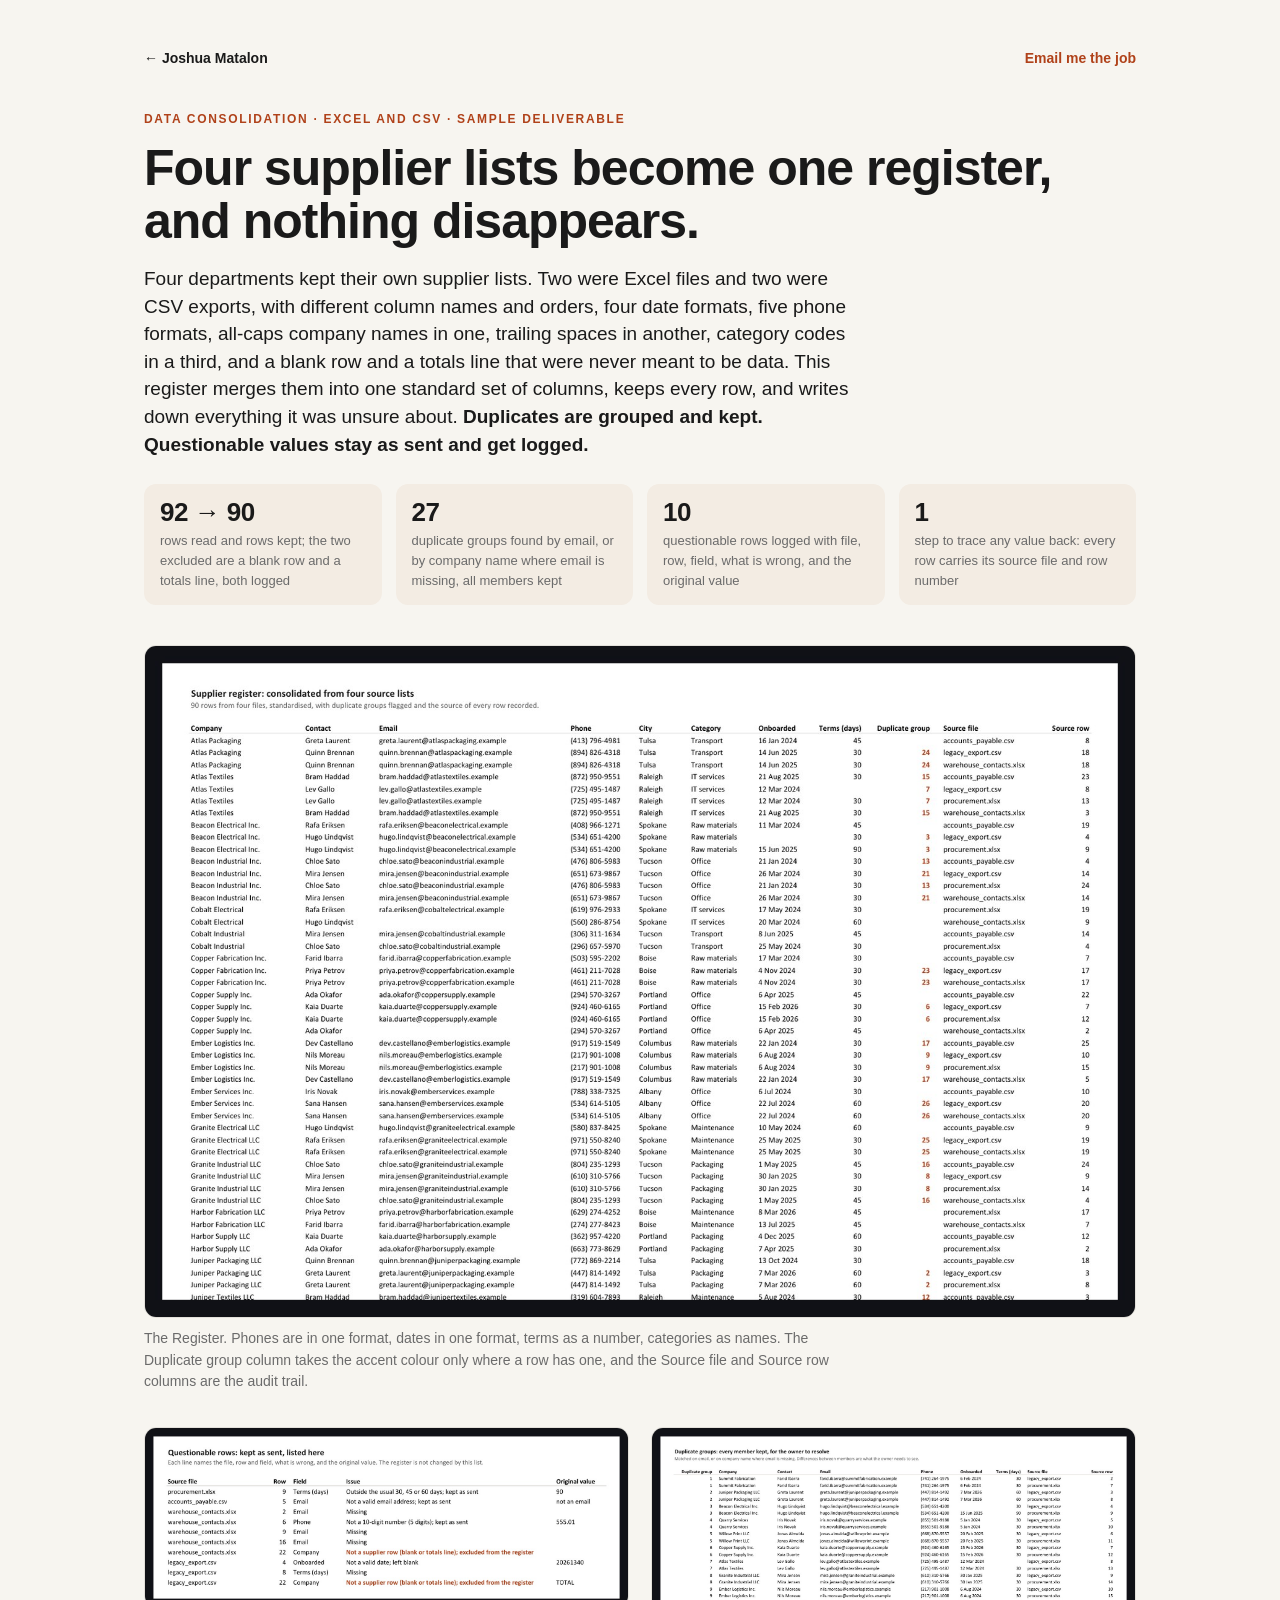
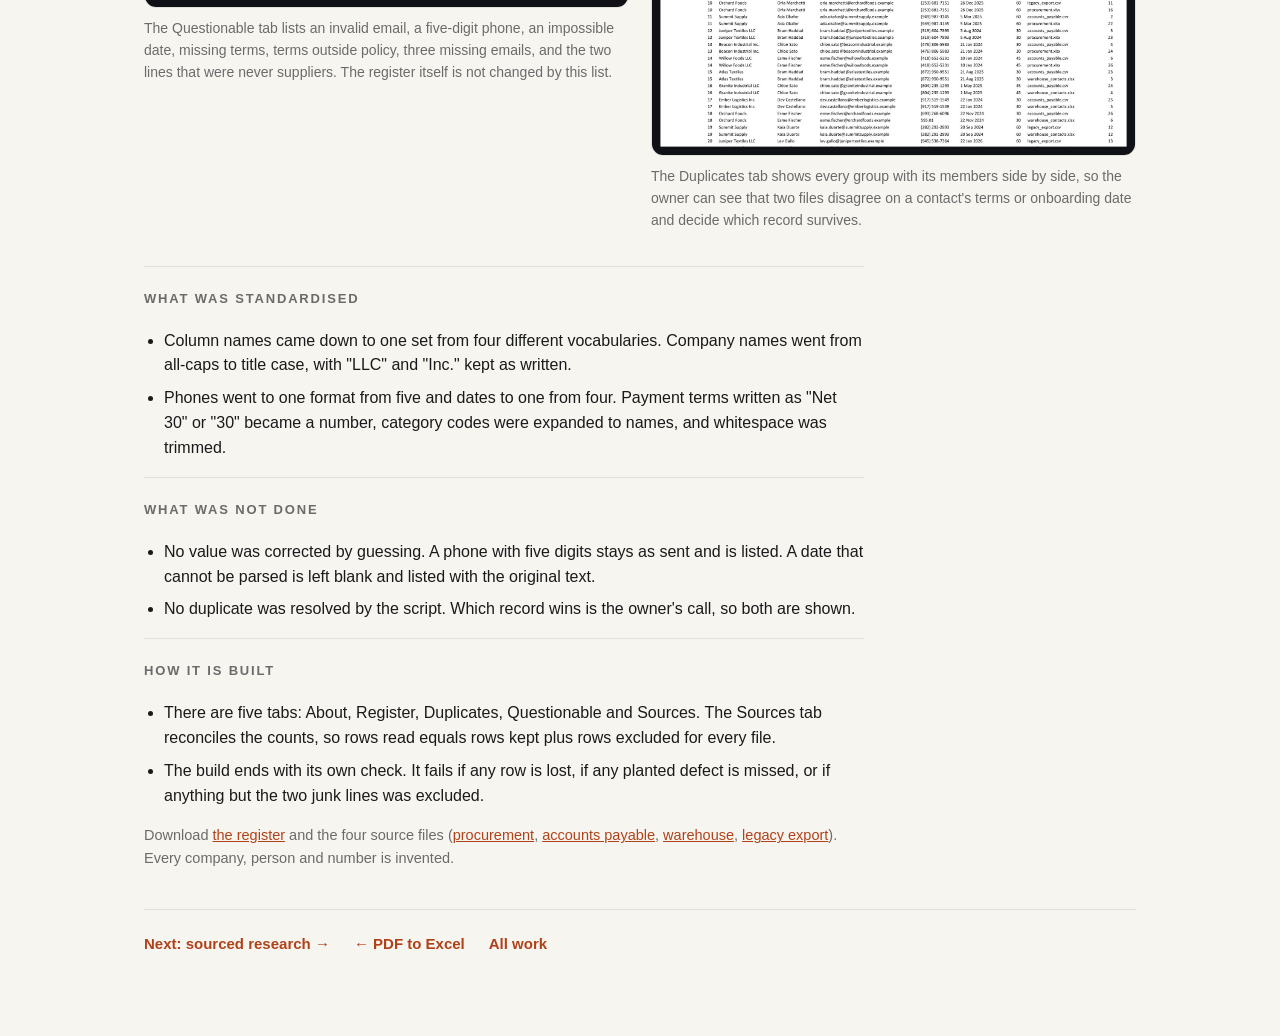
<file: register.html>
<!doctype html>
<html lang="en">
<head>
<meta charset="utf-8">
<meta name="viewport" content="width=device-width, initial-scale=1">
<title>Consolidation register: four supplier lists merged, duplicates flagged, nothing deleted · Joshua Matalon</title>
<meta name="description" content="Four supplier lists in four shapes merged into one register. Duplicates grouped and kept, questionable rows logged with the original value, every row traceable to its file and row.">
<meta property="og:image" content="https://joshuamatalon.github.io/assets/register-register.jpg">
<link rel="icon" href="data:image/svg+xml,%3Csvg xmlns='http://www.w3.org/2000/svg' viewBox='0 0 32 32'%3E%3Crect width='32' height='32' rx='6' fill='%23b0421a'/%3E%3Ctext x='16' y='22' font-family='Segoe UI,Arial' font-size='18' font-weight='700' text-anchor='middle' fill='white'%3EJM%3C/text%3E%3C/svg%3E">
<link rel="stylesheet" href="assets/site.css">
</head>
<body>
<main>
  <div class="top"><a href="index.html" class="name">← Joshua Matalon</a><a href="mailto:joshuamatalon@gmail.com?subject=Project">Email me the job</a></div>
  <p class="kicker">Data consolidation · Excel and CSV · sample deliverable</p>
  <h1>Four supplier lists become one register, and nothing disappears.</h1>
  <p class="lede">Four departments kept their own supplier lists. Two were Excel files and two were CSV exports, with different column names and orders, four date formats, five phone formats, all-caps company names in one, trailing spaces in another, category codes in a third, and a blank row and a totals line that were never meant to be data. This register merges them into one standard set of columns, keeps every row, and writes down everything it was unsure about. <b>Duplicates are grouped and kept. Questionable values stay as sent and get logged.</b></p>

  <div class="facts">
    <div class="fact"><div class="v">92 → 90</div><div class="l">rows read and rows kept; the two excluded are a blank row and a totals line, both logged</div></div>
    <div class="fact"><div class="v">27</div><div class="l">duplicate groups found by email, or by company name where email is missing, all members kept</div></div>
    <div class="fact"><div class="v">10</div><div class="l">questionable rows logged with file, row, field, what is wrong, and the original value</div></div>
    <div class="fact"><div class="v">1</div><div class="l">step to trace any value back: every row carries its source file and row number</div></div>
  </div>

  <figure class="figure">
    <img src="assets/register-register.jpg" alt="Register sheet: company, contact, email, phone, city, category, onboarded, terms, duplicate group, source file and source row, sorted by company">
    <figcaption>The Register. Phones are in one format, dates in one format, terms as a number, categories as names. The Duplicate group column takes the accent colour only where a row has one, and the Source file and Source row columns are the audit trail.</figcaption>
  </figure>

  <div class="two">
    <figure><img src="assets/register-questionable.jpg" alt="Questionable sheet: ten rows with source file, row, field, issue and original value"><figcaption>The Questionable tab lists an invalid email, a five-digit phone, an impossible date, missing terms, terms outside policy, three missing emails, and the two lines that were never suppliers. The register itself is not changed by this list.</figcaption></figure>
    <figure><img src="assets/register-duplicates.jpg" alt="Duplicates sheet: every duplicate group with its members side by side, showing where they differ"><figcaption>The Duplicates tab shows every group with its members side by side, so the owner can see that two files disagree on a contact's terms or onboarding date and decide which record survives.</figcaption></figure>
  </div>

  <div class="prose">
    <h2>What was standardised</h2>
    <ul>
      <li>Column names came down to one set from four different vocabularies. Company names went from all-caps to title case, with "LLC" and "Inc." kept as written.</li>
      <li>Phones went to one format from five and dates to one from four. Payment terms written as "Net 30" or "30" became a number, category codes were expanded to names, and whitespace was trimmed.</li>
    </ul>
    <h2>What was not done</h2>
    <ul>
      <li>No value was corrected by guessing. A phone with five digits stays as sent and is listed. A date that cannot be parsed is left blank and listed with the original text.</li>
      <li>No duplicate was resolved by the script. Which record wins is the owner's call, so both are shown.</li>
    </ul>
    <h2>How it is built</h2>
    <ul>
      <li>There are five tabs: About, Register, Duplicates, Questionable and Sources. The Sources tab reconciles the counts, so rows read equals rows kept plus rows excluded for every file.</li>
      <li>The build ends with its own check. It fails if any row is lost, if any planted defect is missed, or if anything but the two junk lines was excluded.</li>
    </ul>
    <p class="stack">Download <a href="samples/supplier_register.xlsx">the register</a> and the four source files (<a href="samples/procurement.xlsx">procurement</a>, <a href="samples/accounts_payable.csv">accounts payable</a>, <a href="samples/warehouse_contacts.xlsx">warehouse</a>, <a href="samples/legacy_export.csv">legacy export</a>). Every company, person and number is invented.</p>
  </div>

  <div class="next"><a href="research.html">Next: sourced research →</a><a href="extraction.html">← PDF to Excel</a><a href="index.html">All work</a></div>
</main>
</body>
</html>
</file>
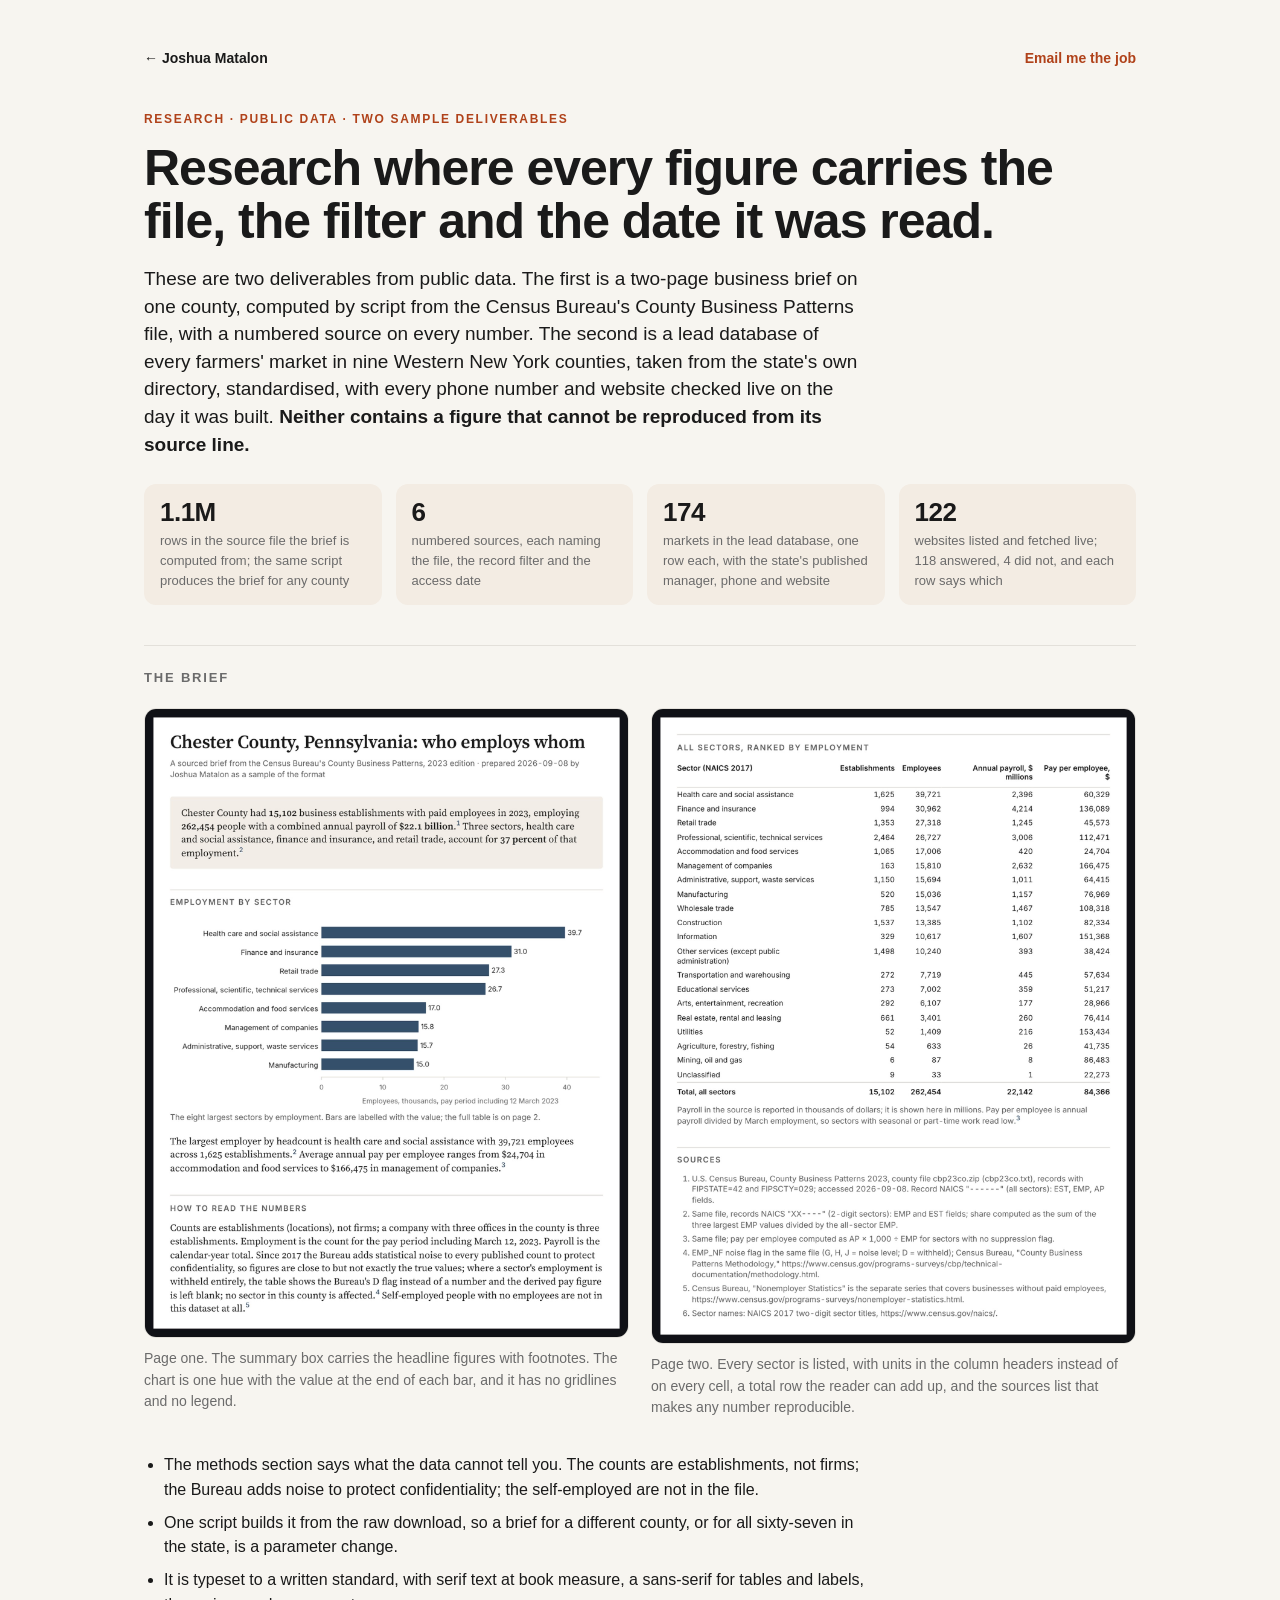
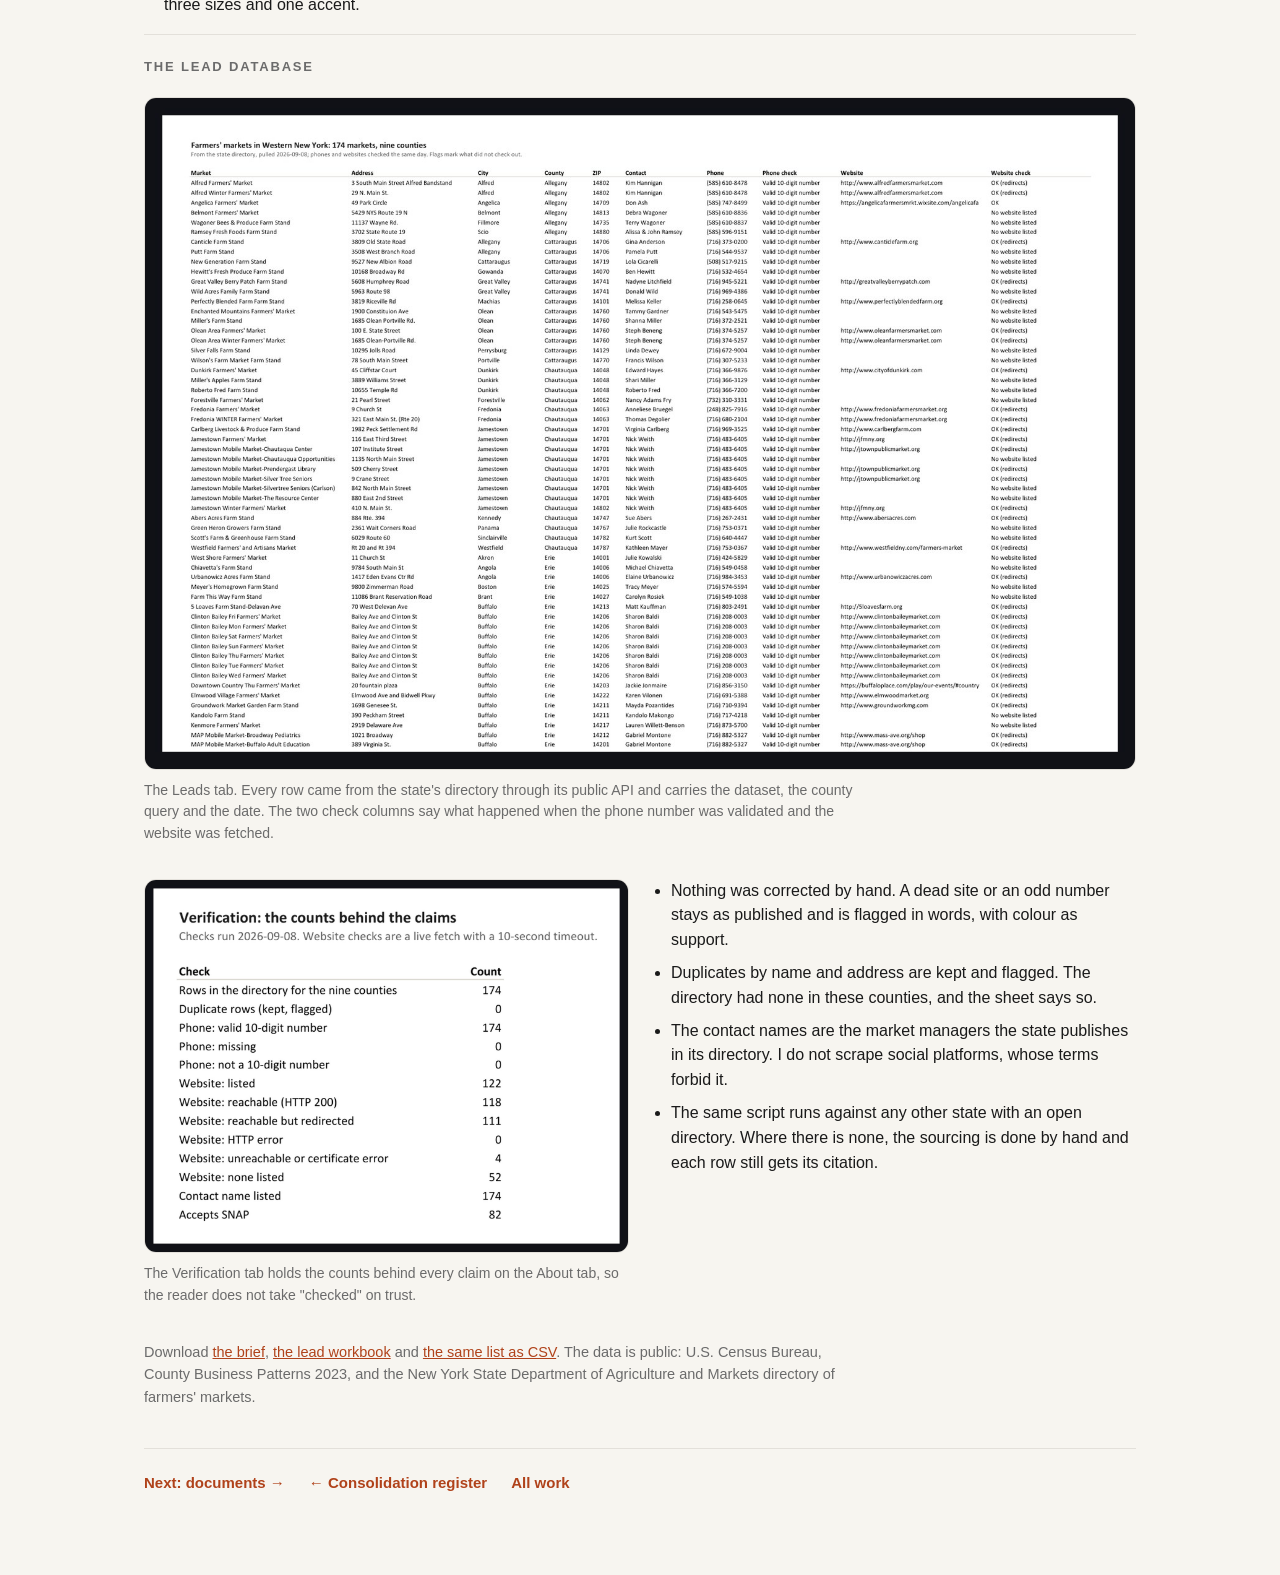
<file: research.html>
<!doctype html>
<html lang="en">
<head>
<meta charset="utf-8">
<meta name="viewport" content="width=device-width, initial-scale=1">
<title>Sourced research: a county business brief and a checked lead database, every figure traceable · Joshua Matalon</title>
<meta name="description" content="A two-page brief from a 1.1-million-row Census file with a numbered source on every figure, and a 174-market lead database from a state directory with every phone and website checked live.">
<meta property="og:image" content="https://joshuamatalon.github.io/assets/brief-p1.jpg">
<link rel="icon" href="data:image/svg+xml,%3Csvg xmlns='http://www.w3.org/2000/svg' viewBox='0 0 32 32'%3E%3Crect width='32' height='32' rx='6' fill='%23b0421a'/%3E%3Ctext x='16' y='22' font-family='Segoe UI,Arial' font-size='18' font-weight='700' text-anchor='middle' fill='white'%3EJM%3C/text%3E%3C/svg%3E">
<link rel="stylesheet" href="assets/site.css">
</head>
<body>
<main>
  <div class="top"><a href="index.html" class="name">← Joshua Matalon</a><a href="mailto:joshuamatalon@gmail.com?subject=Project">Email me the job</a></div>
  <p class="kicker">Research · public data · two sample deliverables</p>
  <h1>Research where every figure carries the file, the filter and the date it was read.</h1>
  <p class="lede">These are two deliverables from public data. The first is a two-page business brief on one county, computed by script from the Census Bureau's County Business Patterns file, with a numbered source on every number. The second is a lead database of every farmers' market in nine Western New York counties, taken from the state's own directory, standardised, with every phone number and website checked live on the day it was built. <b>Neither contains a figure that cannot be reproduced from its source line.</b></p>

  <div class="facts">
    <div class="fact"><div class="v">1.1M</div><div class="l">rows in the source file the brief is computed from; the same script produces the brief for any county</div></div>
    <div class="fact"><div class="v">6</div><div class="l">numbered sources, each naming the file, the record filter and the access date</div></div>
    <div class="fact"><div class="v">174</div><div class="l">markets in the lead database, one row each, with the state's published manager, phone and website</div></div>
    <div class="fact"><div class="v">122</div><div class="l">websites listed and fetched live; 118 answered, 4 did not, and each row says which</div></div>
  </div>

  <h2>The brief</h2>
  <div class="two">
    <figure><img src="assets/brief-p1.jpg" alt="Brief page one: title, a summary box with the county's establishments, employment and payroll, a bar chart of employment by sector, and a section on how to read the numbers"><figcaption>Page one. The summary box carries the headline figures with footnotes. The chart is one hue with the value at the end of each bar, and it has no gridlines and no legend.</figcaption></figure>
    <figure><img src="assets/brief-p2.jpg" alt="Brief page two: all twenty sectors ranked by employment with establishments, employees, payroll and pay per employee, a total row, a note on units, and six numbered sources"><figcaption>Page two. Every sector is listed, with units in the column headers instead of on every cell, a total row the reader can add up, and the sources list that makes any number reproducible.</figcaption></figure>
  </div>
  <div class="prose">
    <ul>
      <li>The methods section says what the data cannot tell you. The counts are establishments, not firms; the Bureau adds noise to protect confidentiality; the self-employed are not in the file.</li>
      <li>One script builds it from the raw download, so a brief for a different county, or for all sixty-seven in the state, is a parameter change.</li>
      <li>It is typeset to a written standard, with serif text at book measure, a sans-serif for tables and labels, three sizes and one accent.</li>
    </ul>
  </div>

  <h2>The lead database</h2>
  <figure class="figure">
    <img src="assets/leads-leads.jpg" alt="Leads sheet: 174 markets with address, city, county, ZIP, contact, phone, phone check, website and website check, sorted by county and city">
    <figcaption>The Leads tab. Every row came from the state's directory through its public API and carries the dataset, the county query and the date. The two check columns say what happened when the phone number was validated and the website was fetched.</figcaption>
  </figure>
  <div class="two">
    <figure><img src="assets/leads-verification.jpg" alt="Verification sheet: counts for rows, duplicates, valid phones, websites listed, reachable, redirected, unreachable, none listed, contacts, and SNAP acceptance"><figcaption>The Verification tab holds the counts behind every claim on the About tab, so the reader does not take "checked" on trust.</figcaption></figure>
    <div class="prose">
      <ul>
        <li>Nothing was corrected by hand. A dead site or an odd number stays as published and is flagged in words, with colour as support.</li>
        <li>Duplicates by name and address are kept and flagged. The directory had none in these counties, and the sheet says so.</li>
        <li>The contact names are the market managers the state publishes in its directory. I do not scrape social platforms, whose terms forbid it.</li>
        <li>The same script runs against any other state with an open directory. Where there is none, the sourcing is done by hand and each row still gets its citation.</li>
      </ul>
    </div>
  </div>

  <div class="prose">
    <p class="stack">Download <a href="samples/chester-county-business-brief.pdf">the brief</a>, <a href="samples/wny_farmers_markets.xlsx">the lead workbook</a> and <a href="samples/wny_farmers_markets.csv">the same list as CSV</a>. The data is public: U.S. Census Bureau, County Business Patterns 2023, and the New York State Department of Agriculture and Markets directory of farmers' markets.</p>
  </div>

  <div class="next"><a href="documents.html">Next: documents →</a><a href="register.html">← Consolidation register</a><a href="index.html">All work</a></div>
</main>
</body>
</html>
</file>
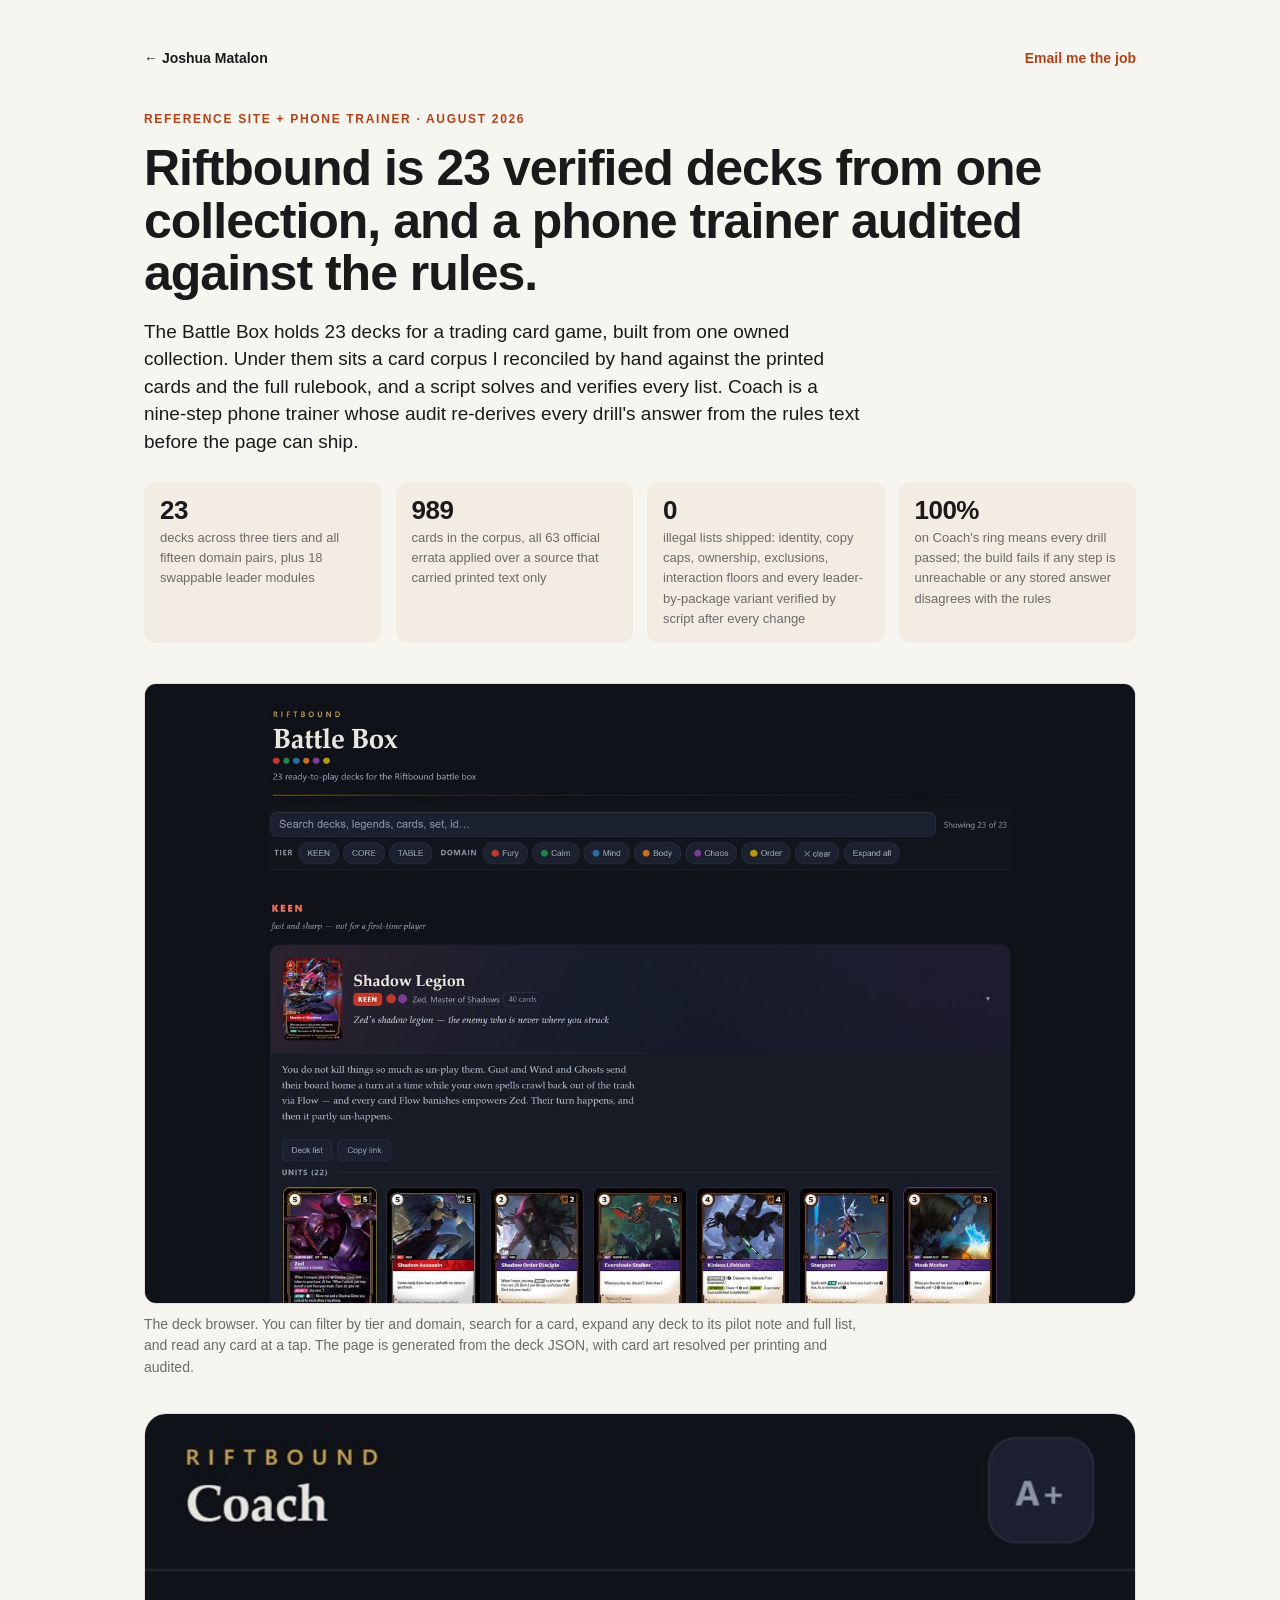
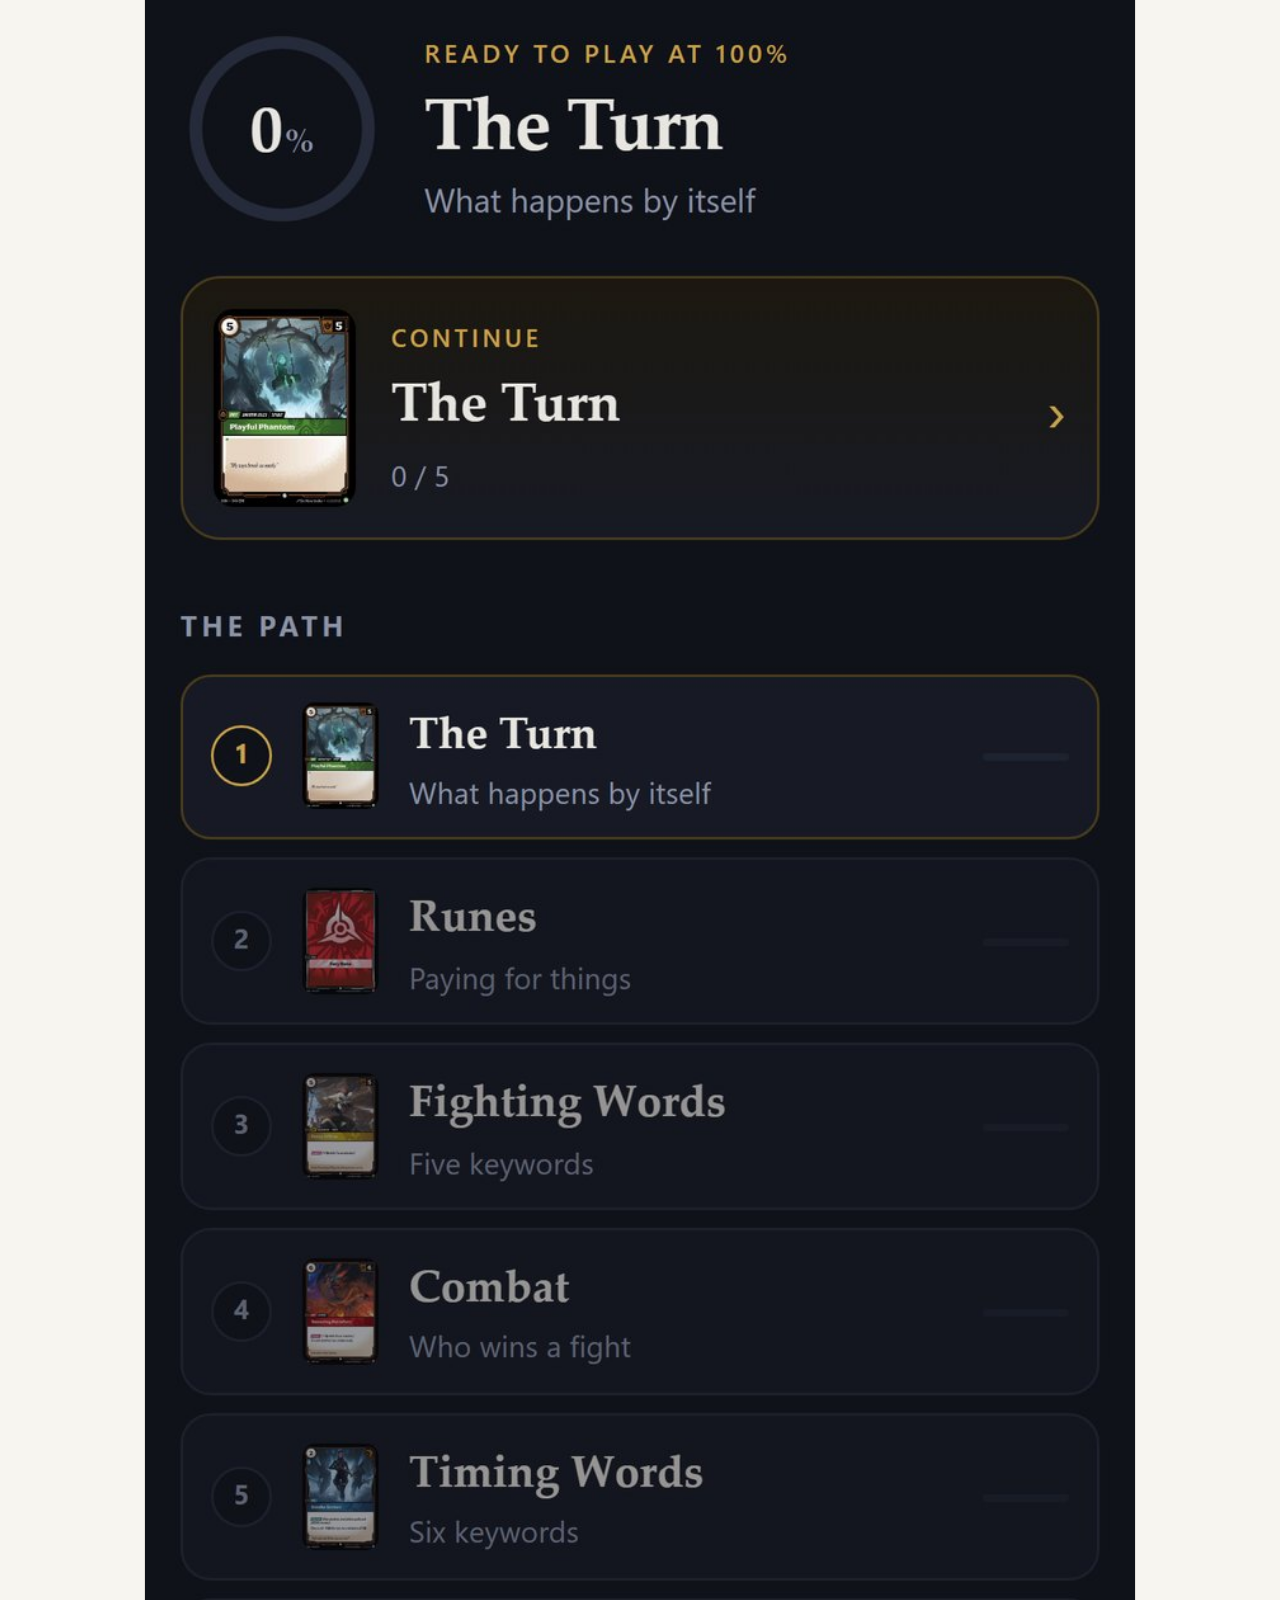
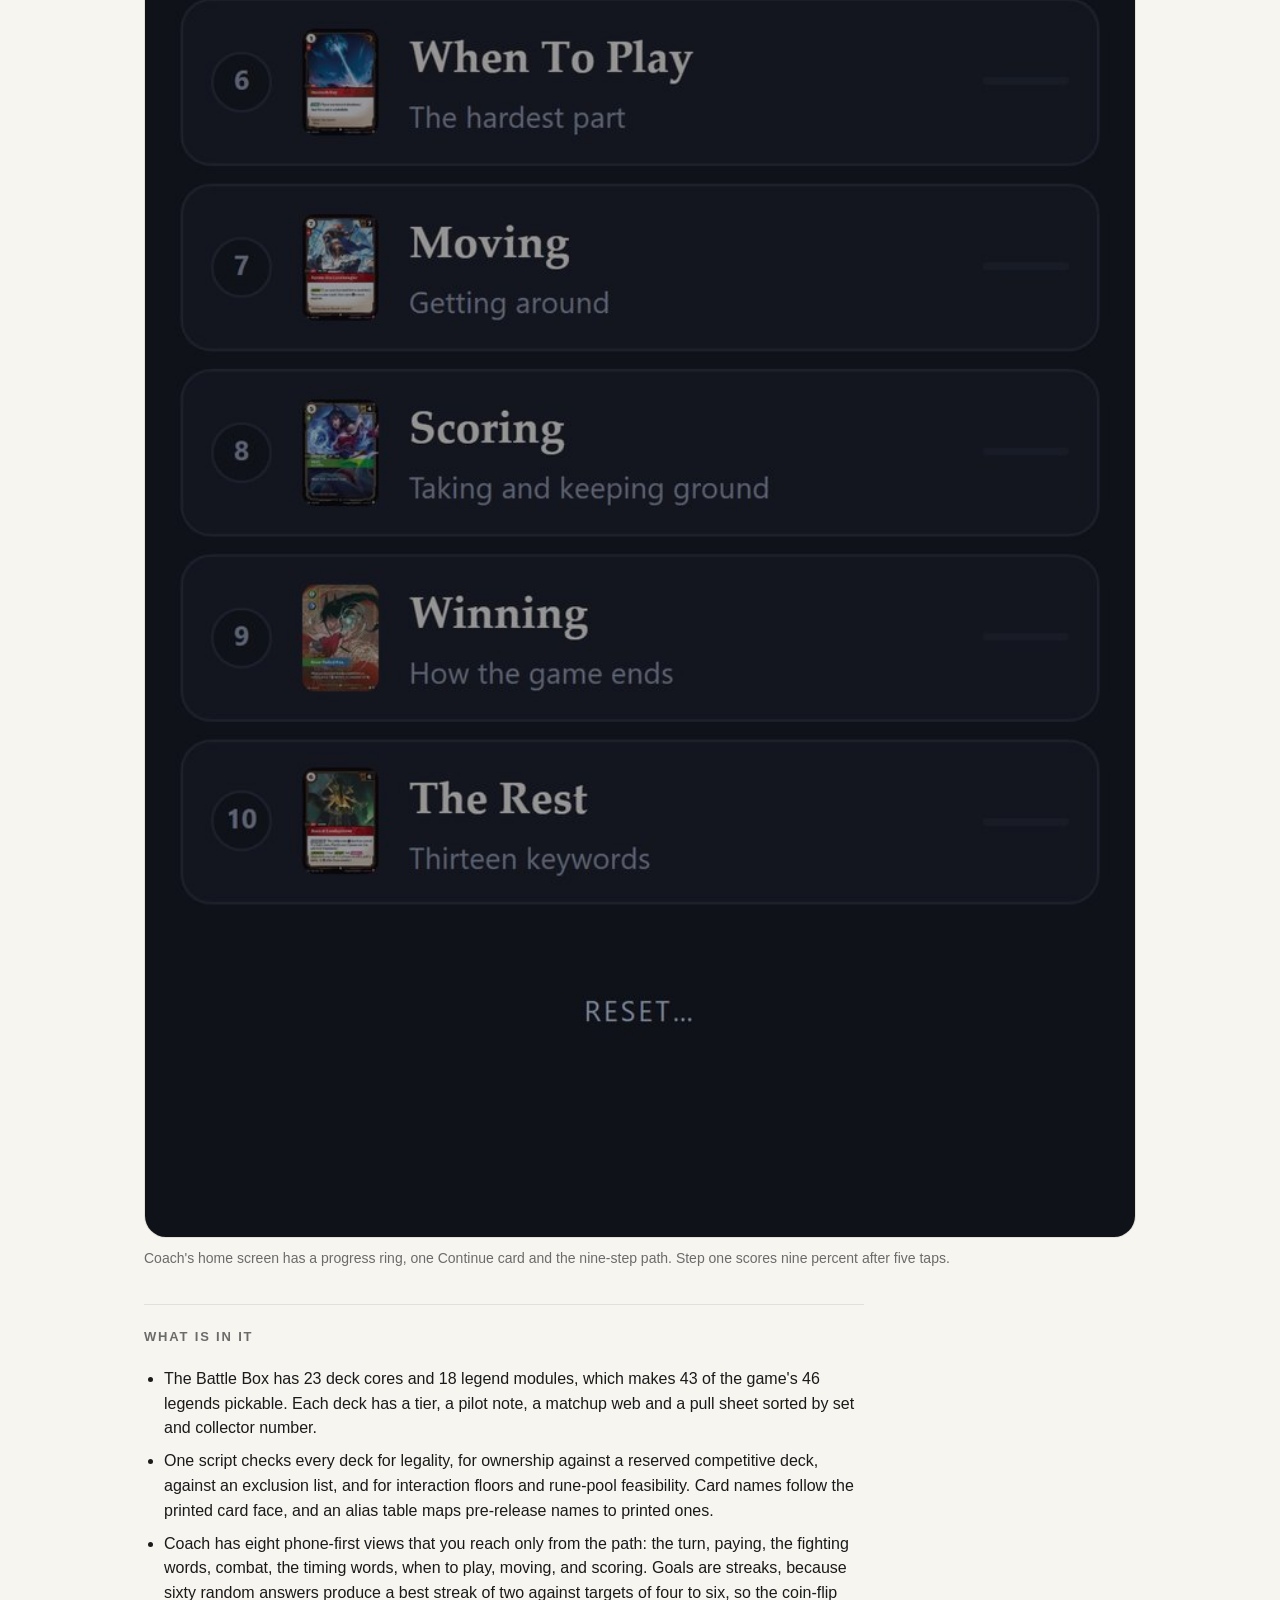
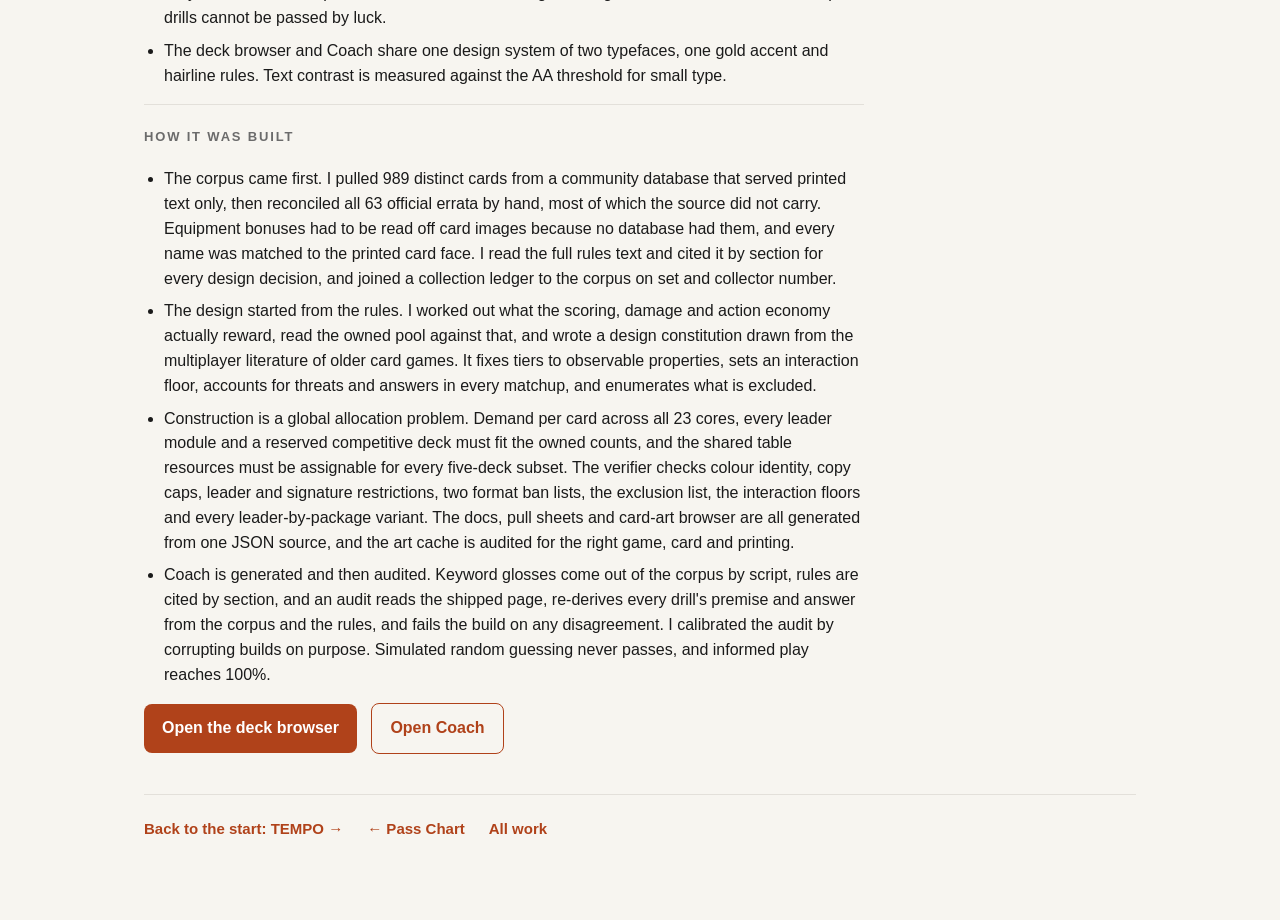
<file: riftbound.html>
<!doctype html>
<html lang="en">
<head>
<meta charset="utf-8">
<meta name="viewport" content="width=device-width, initial-scale=1">
<title>Riftbound Battle Box and Coach · Joshua Matalon</title>
<meta name="description" content="Twenty-three verified decks for a new trading card game, browsable by tier and domain, plus a nine-step phone trainer that takes a first-time player to ready.">
<meta property="og:image" content="https://joshuamatalon.github.io/assets/riftbound-box.jpg">
<link rel="icon" href="data:image/svg+xml,%3Csvg xmlns='http://www.w3.org/2000/svg' viewBox='0 0 32 32'%3E%3Crect width='32' height='32' rx='6' fill='%23b0421a'/%3E%3Ctext x='16' y='22' font-family='Segoe UI,Arial' font-size='18' font-weight='700' text-anchor='middle' fill='white'%3EJM%3C/text%3E%3C/svg%3E">
<link rel="stylesheet" href="assets/site.css">
</head>
<body>
<main>
  <div class="top"><a href="index.html" class="name">← Joshua Matalon</a><a href="mailto:joshuamatalon@gmail.com?subject=Project">Email me the job</a></div>
  <p class="kicker">Reference site + phone trainer · August 2026</p>
  <h1>Riftbound is 23 verified decks from one collection, and a phone trainer audited against the rules.</h1>
  <p class="lede">The Battle Box holds 23 decks for a trading card game, built from one owned collection. Under them sits a card corpus I reconciled by hand against the printed cards and the full rulebook, and a script solves and verifies every list. Coach is a nine-step phone trainer whose audit re-derives every drill's answer from the rules text before the page can ship.</p>

  <div class="facts">
    <div class="fact"><div class="v">23</div><div class="l">decks across three tiers and all fifteen domain pairs, plus 18 swappable leader modules</div></div>
    <div class="fact"><div class="v">989</div><div class="l">cards in the corpus, all 63 official errata applied over a source that carried printed text only</div></div>
    <div class="fact"><div class="v">0</div><div class="l">illegal lists shipped: identity, copy caps, ownership, exclusions, interaction floors and every leader-by-package variant verified by script after every change</div></div>
    <div class="fact"><div class="v">100%</div><div class="l">on Coach's ring means every drill passed; the build fails if any step is unreachable or any stored answer disagrees with the rules</div></div>
  </div>

  <figure class="figure">
    <img src="assets/riftbound-box.jpg" alt="Battle Box deck browser: filters by tier and domain, the Shadow Legion deck expanded with its pilot note and its 22 units shown as card art">
    <figcaption>The deck browser. You can filter by tier and domain, search for a card, expand any deck to its pilot note and full list, and read any card at a tap. The page is generated from the deck JSON, with card art resolved per printing and audited.</figcaption>
  </figure>

  <div class="phones">
    <figure><img src="assets/riftbound-coach.jpg" alt="Coach home on a phone: a progress ring at 0%, one big CONTINUE card with real card art, and the nine-step path below"><figcaption>Coach's home screen has a progress ring, one Continue card and the nine-step path. Step one scores nine percent after five taps.</figcaption></figure>
  </div>

  <div class="prose">
    <h2>What is in it</h2>
    <ul>
      <li>The Battle Box has 23 deck cores and 18 legend modules, which makes 43 of the game's 46 legends pickable. Each deck has a tier, a pilot note, a matchup web and a pull sheet sorted by set and collector number.</li>
      <li>One script checks every deck for legality, for ownership against a reserved competitive deck, against an exclusion list, and for interaction floors and rune-pool feasibility. Card names follow the printed card face, and an alias table maps pre-release names to printed ones.</li>
      <li>Coach has eight phone-first views that you reach only from the path: the turn, paying, the fighting words, combat, the timing words, when to play, moving, and scoring. Goals are streaks, because sixty random answers produce a best streak of two against targets of four to six, so the coin-flip drills cannot be passed by luck.</li>
      <li>The deck browser and Coach share one design system of two typefaces, one gold accent and hairline rules. Text contrast is measured against the AA threshold for small type.</li>
    </ul>

    <h2>How it was built</h2>
    <ul>
      <li>The corpus came first. I pulled 989 distinct cards from a community database that served printed text only, then reconciled all 63 official errata by hand, most of which the source did not carry. Equipment bonuses had to be read off card images because no database had them, and every name was matched to the printed card face. I read the full rules text and cited it by section for every design decision, and joined a collection ledger to the corpus on set and collector number.</li>
      <li>The design started from the rules. I worked out what the scoring, damage and action economy actually reward, read the owned pool against that, and wrote a design constitution drawn from the multiplayer literature of older card games. It fixes tiers to observable properties, sets an interaction floor, accounts for threats and answers in every matchup, and enumerates what is excluded.</li>
      <li>Construction is a global allocation problem. Demand per card across all 23 cores, every leader module and a reserved competitive deck must fit the owned counts, and the shared table resources must be assignable for every five-deck subset. The verifier checks colour identity, copy caps, leader and signature restrictions, two format ban lists, the exclusion list, the interaction floors and every leader-by-package variant. The docs, pull sheets and card-art browser are all generated from one JSON source, and the art cache is audited for the right game, card and printing.</li>
      <li>Coach is generated and then audited. Keyword glosses come out of the corpus by script, rules are cited by section, and an audit reads the shipped page, re-derives every drill's premise and answer from the corpus and the rules, and fails the build on any disagreement. I calibrated the audit by corrupting builds on purpose. Simulated random guessing never passes, and informed play reaches 100%.</li>
    </ul>
  </div>

  <p><a class="cta" href="https://joshuamatalon.github.io/riftbound-battlebox/">Open the deck browser</a> <a class="cta alt" href="https://joshuamatalon.github.io/riftbound-battlebox/coach.html">Open Coach</a></p>
  <div class="next"><a href="tempo.html">Back to the start: TEMPO →</a><a href="passchart.html">← Pass Chart</a><a href="index.html">All work</a></div>
</main>
</body>
</html>
</file>
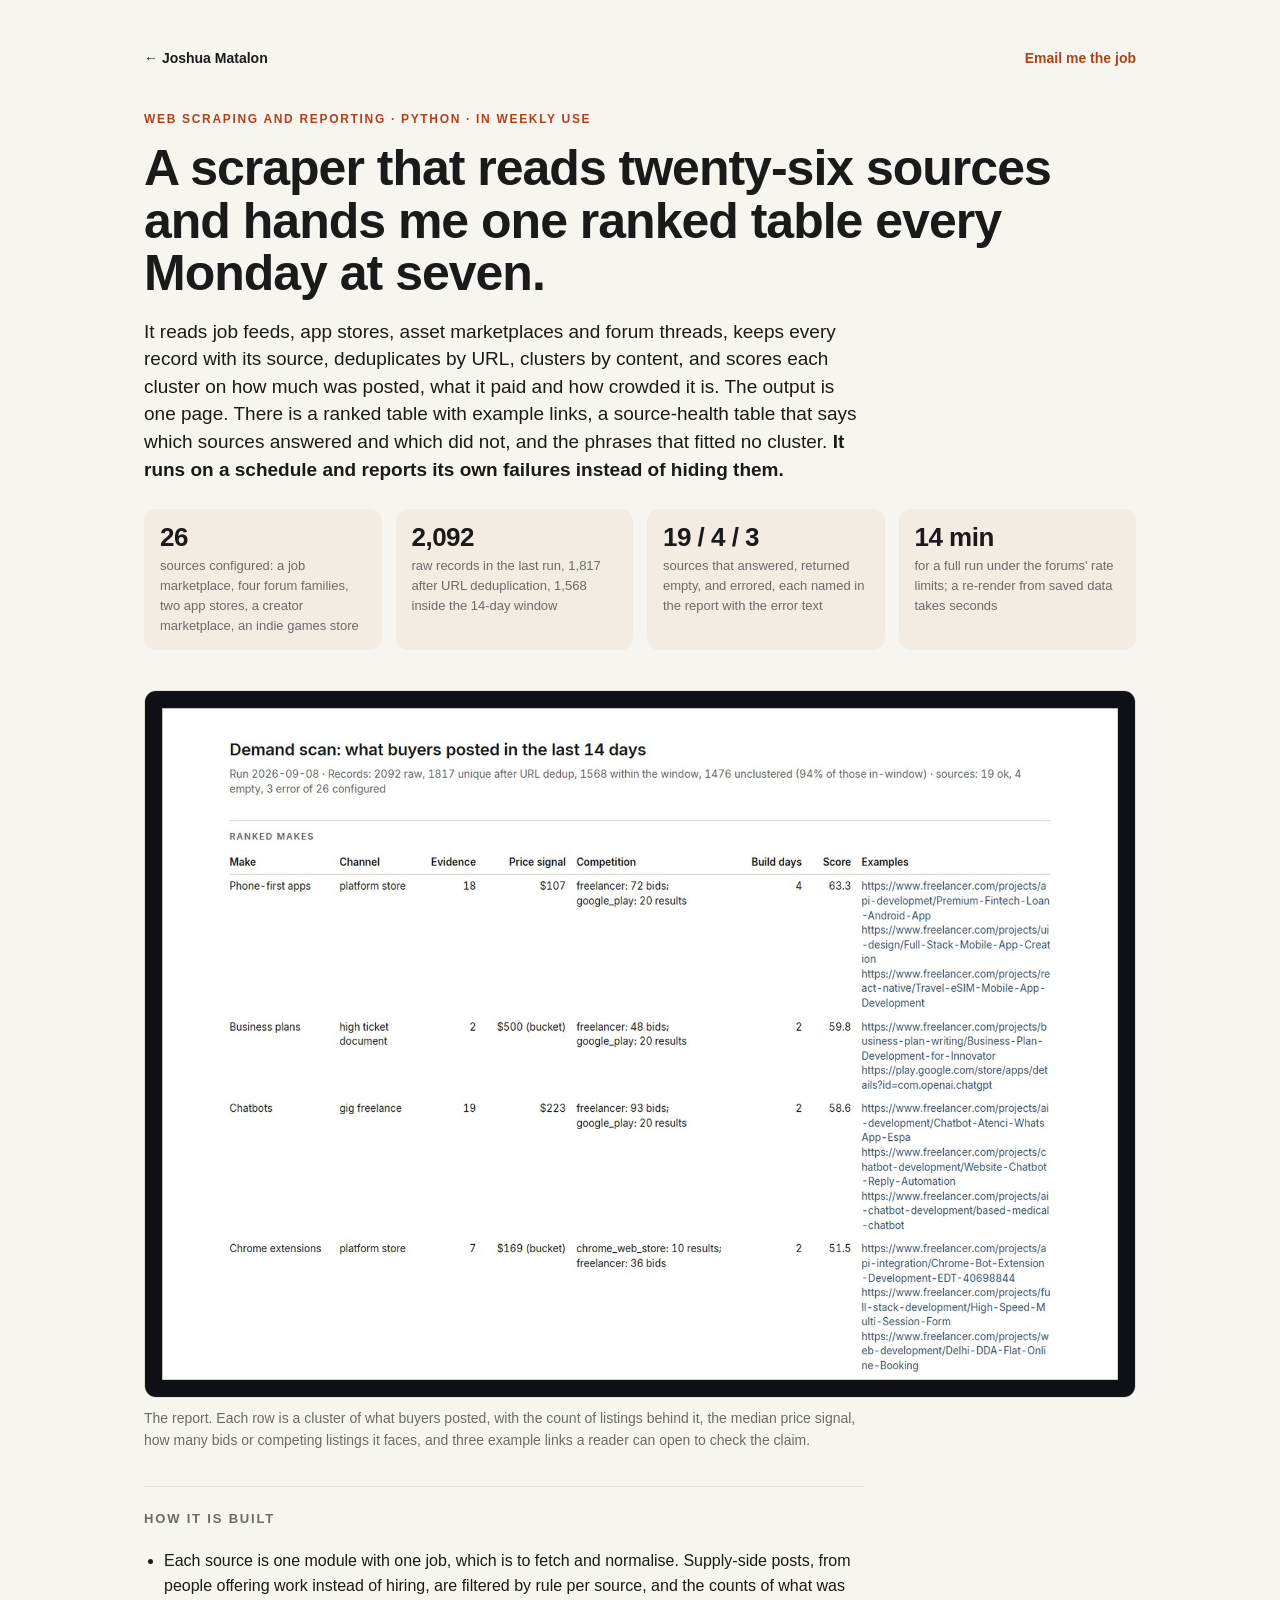
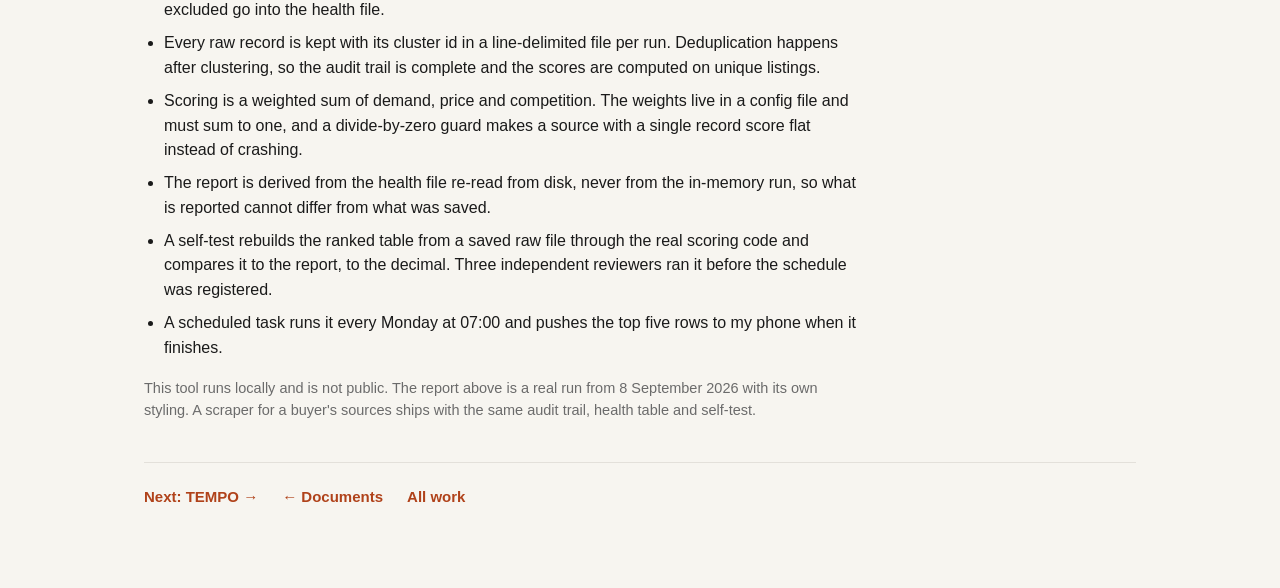
<file: scanner.html>
<!doctype html>
<html lang="en">
<head>
<meta charset="utf-8">
<meta name="viewport" content="width=device-width, initial-scale=1">
<title>Demand scanner: a 26-source web scraper that ranks what buyers are posting, on a weekly schedule · Joshua Matalon</title>
<meta name="description" content="A Python scraper over 26 job feeds, app stores and forums that deduplicates, clusters and scores what buyers posted in the last 14 days, with a source-health table, and runs every Monday.">
<meta property="og:image" content="https://joshuamatalon.github.io/assets/scanner-report.jpg">
<link rel="icon" href="data:image/svg+xml,%3Csvg xmlns='http://www.w3.org/2000/svg' viewBox='0 0 32 32'%3E%3Crect width='32' height='32' rx='6' fill='%23b0421a'/%3E%3Ctext x='16' y='22' font-family='Segoe UI,Arial' font-size='18' font-weight='700' text-anchor='middle' fill='white'%3EJM%3C/text%3E%3C/svg%3E">
<link rel="stylesheet" href="assets/site.css">
</head>
<body>
<main>
  <div class="top"><a href="index.html" class="name">← Joshua Matalon</a><a href="mailto:joshuamatalon@gmail.com?subject=Project">Email me the job</a></div>
  <p class="kicker">Web scraping and reporting · Python · in weekly use</p>
  <h1>A scraper that reads twenty-six sources and hands me one ranked table every Monday at seven.</h1>
  <p class="lede">It reads job feeds, app stores, asset marketplaces and forum threads, keeps every record with its source, deduplicates by URL, clusters by content, and scores each cluster on how much was posted, what it paid and how crowded it is. The output is one page. There is a ranked table with example links, a source-health table that says which sources answered and which did not, and the phrases that fitted no cluster. <b>It runs on a schedule and reports its own failures instead of hiding them.</b></p>

  <div class="facts">
    <div class="fact"><div class="v">26</div><div class="l">sources configured: a job marketplace, four forum families, two app stores, a creator marketplace, an indie games store</div></div>
    <div class="fact"><div class="v">2,092</div><div class="l">raw records in the last run, 1,817 after URL deduplication, 1,568 inside the 14-day window</div></div>
    <div class="fact"><div class="v">19 / 4 / 3</div><div class="l">sources that answered, returned empty, and errored, each named in the report with the error text</div></div>
    <div class="fact"><div class="v">14 min</div><div class="l">for a full run under the forums' rate limits; a re-render from saved data takes seconds</div></div>
  </div>

  <figure class="figure">
    <img src="assets/scanner-report.jpg" alt="Scanner report: a ranked table of makes with channel, evidence count, price signal, competition, build days, score and example links">
    <figcaption>The report. Each row is a cluster of what buyers posted, with the count of listings behind it, the median price signal, how many bids or competing listings it faces, and three example links a reader can open to check the claim.</figcaption>
  </figure>

  <div class="prose">
    <h2>How it is built</h2>
    <ul>
      <li>Each source is one module with one job, which is to fetch and normalise. Supply-side posts, from people offering work instead of hiring, are filtered by rule per source, and the counts of what was excluded go into the health file.</li>
      <li>Every raw record is kept with its cluster id in a line-delimited file per run. Deduplication happens after clustering, so the audit trail is complete and the scores are computed on unique listings.</li>
      <li>Scoring is a weighted sum of demand, price and competition. The weights live in a config file and must sum to one, and a divide-by-zero guard makes a source with a single record score flat instead of crashing.</li>
      <li>The report is derived from the health file re-read from disk, never from the in-memory run, so what is reported cannot differ from what was saved.</li>
      <li>A self-test rebuilds the ranked table from a saved raw file through the real scoring code and compares it to the report, to the decimal. Three independent reviewers ran it before the schedule was registered.</li>
      <li>A scheduled task runs it every Monday at 07:00 and pushes the top five rows to my phone when it finishes.</li>
    </ul>
    <p class="stack">This tool runs locally and is not public. The report above is a real run from 8 September 2026 with its own styling. A scraper for a buyer's sources ships with the same audit trail, health table and self-test.</p>
  </div>

  <div class="next"><a href="tempo.html">Next: TEMPO →</a><a href="documents.html">← Documents</a><a href="index.html">All work</a></div>
</main>
</body>
</html>
</file>
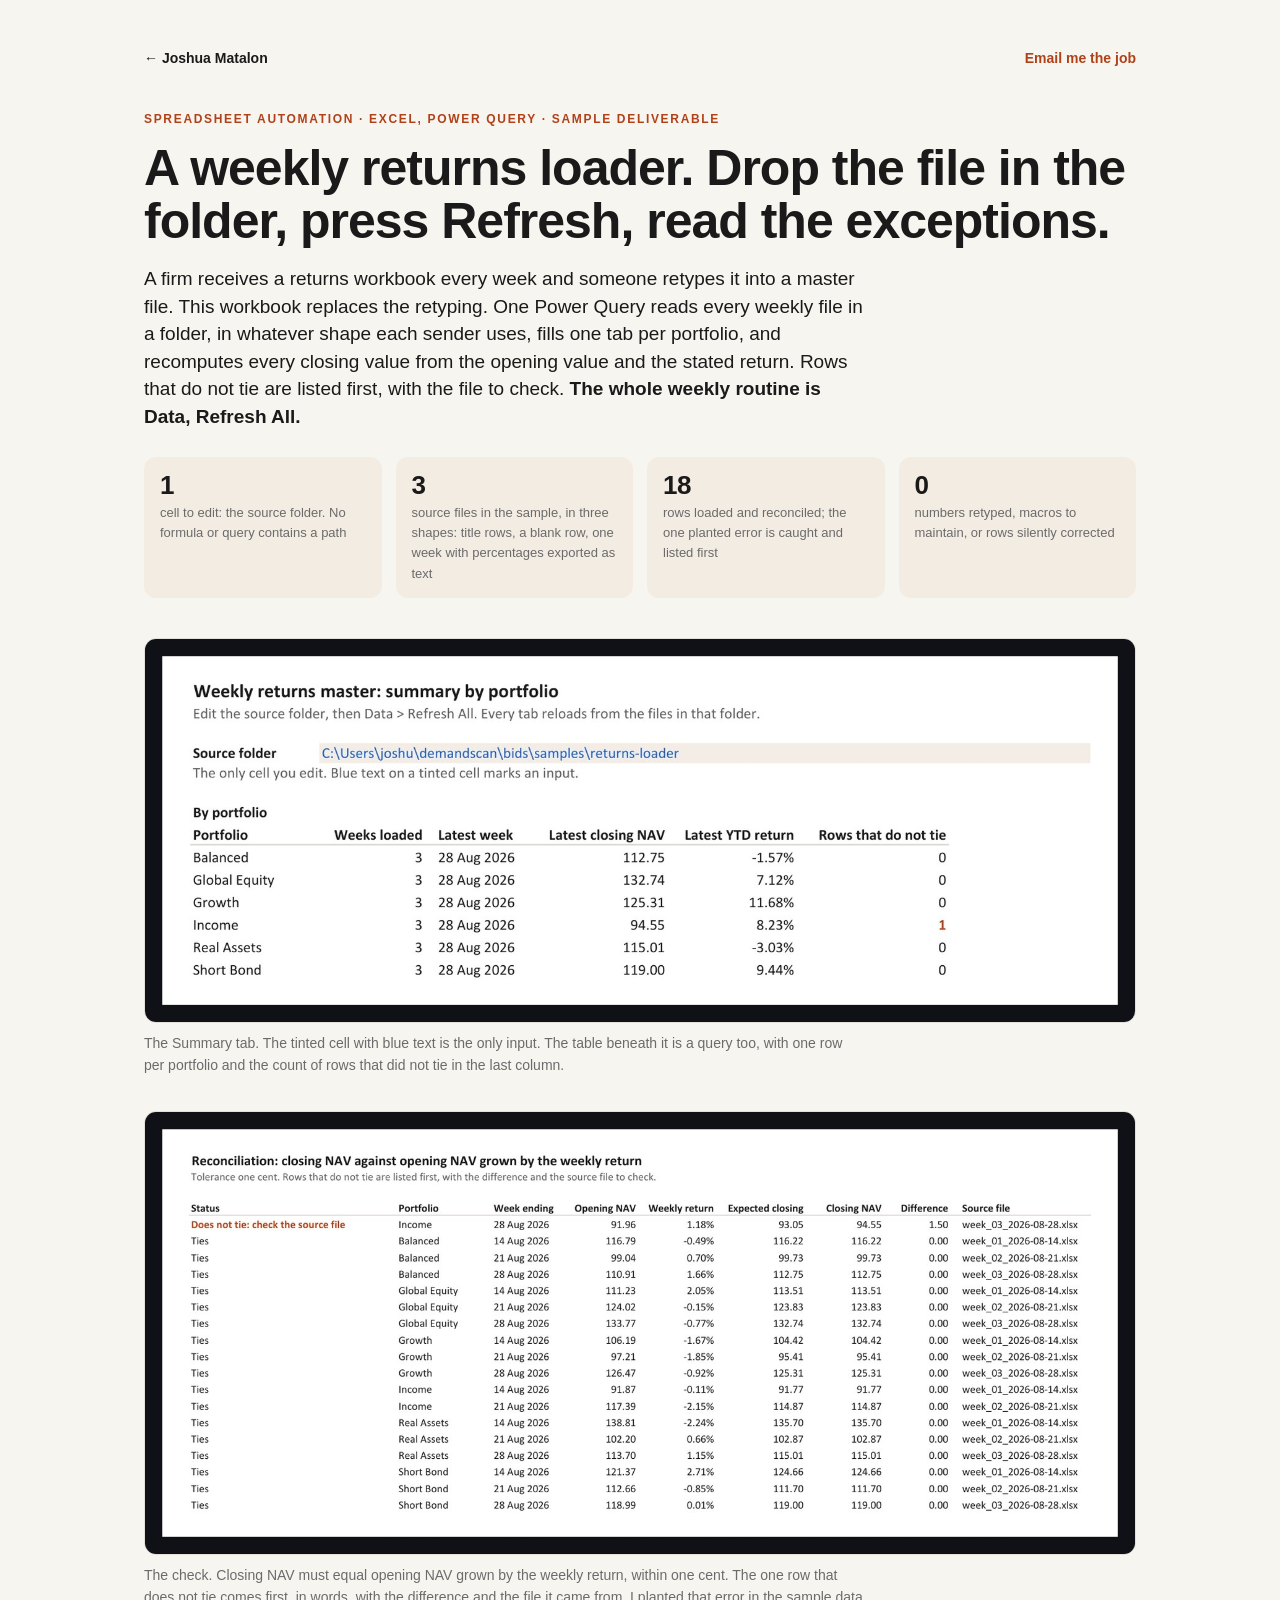
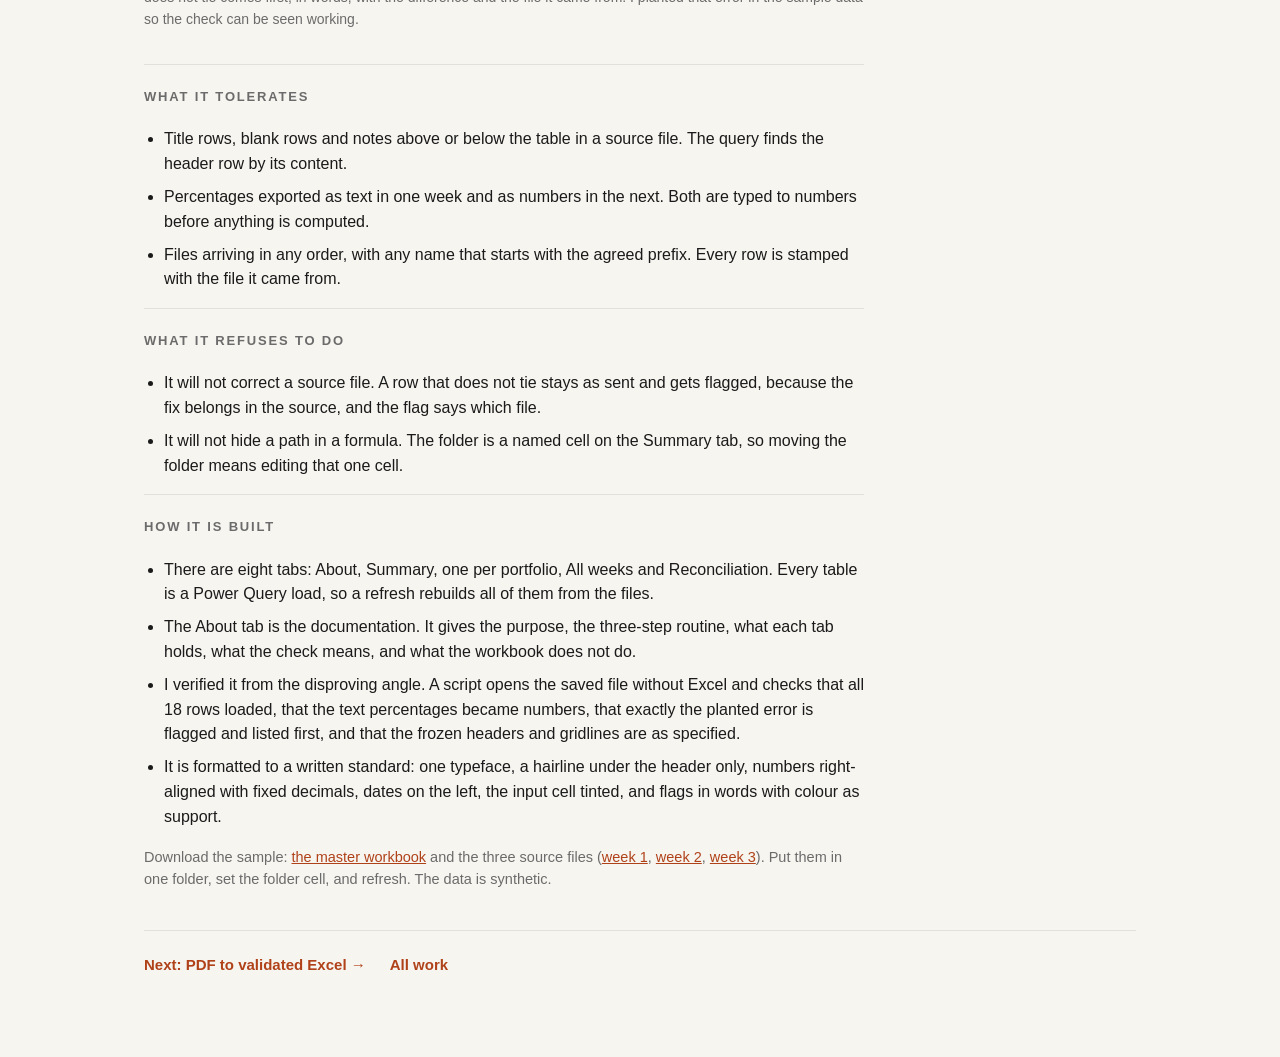
<file: spreadsheets.html>
<!doctype html>
<html lang="en">
<head>
<meta charset="utf-8">
<meta name="viewport" content="width=device-width, initial-scale=1">
<title>Spreadsheet automation: a weekly returns loader that never retypes a number · Joshua Matalon</title>
<meta name="description" content="A master workbook that loads every weekly returns file dropped into a folder, normalises each sender's shape, fills one tab per portfolio, and reconciles every row. Power Query, one input cell, no macros to maintain.">
<meta property="og:image" content="https://joshuamatalon.github.io/assets/returns-summary.jpg">
<link rel="icon" href="data:image/svg+xml,%3Csvg xmlns='http://www.w3.org/2000/svg' viewBox='0 0 32 32'%3E%3Crect width='32' height='32' rx='6' fill='%23b0421a'/%3E%3Ctext x='16' y='22' font-family='Segoe UI,Arial' font-size='18' font-weight='700' text-anchor='middle' fill='white'%3EJM%3C/text%3E%3C/svg%3E">
<link rel="stylesheet" href="assets/site.css">
</head>
<body>
<main>
  <div class="top"><a href="index.html" class="name">← Joshua Matalon</a><a href="mailto:joshuamatalon@gmail.com?subject=Project">Email me the job</a></div>
  <p class="kicker">Spreadsheet automation · Excel, Power Query · sample deliverable</p>
  <h1>A weekly returns loader. Drop the file in the folder, press Refresh, read the exceptions.</h1>
  <p class="lede">A firm receives a returns workbook every week and someone retypes it into a master file. This workbook replaces the retyping. One Power Query reads every weekly file in a folder, in whatever shape each sender uses, fills one tab per portfolio, and recomputes every closing value from the opening value and the stated return. Rows that do not tie are listed first, with the file to check. <b>The whole weekly routine is Data, Refresh All.</b></p>

  <div class="facts">
    <div class="fact"><div class="v">1</div><div class="l">cell to edit: the source folder. No formula or query contains a path</div></div>
    <div class="fact"><div class="v">3</div><div class="l">source files in the sample, in three shapes: title rows, a blank row, one week with percentages exported as text</div></div>
    <div class="fact"><div class="v">18</div><div class="l">rows loaded and reconciled; the one planted error is caught and listed first</div></div>
    <div class="fact"><div class="v">0</div><div class="l">numbers retyped, macros to maintain, or rows silently corrected</div></div>
  </div>

  <figure class="figure">
    <img src="assets/returns-summary.jpg" alt="Summary sheet: the source folder input cell, then one row per portfolio with weeks loaded, latest week, latest closing NAV, latest YTD return and rows that do not tie">
    <figcaption>The Summary tab. The tinted cell with blue text is the only input. The table beneath it is a query too, with one row per portfolio and the count of rows that did not tie in the last column.</figcaption>
  </figure>

  <figure class="figure">
    <img src="assets/returns-reconciliation.jpg" alt="Reconciliation sheet: 18 rows with status, portfolio, week, opening NAV, weekly return, expected closing, closing NAV, difference and source file; the one row that does not tie is listed first">
    <figcaption>The check. Closing NAV must equal opening NAV grown by the weekly return, within one cent. The one row that does not tie comes first, in words, with the difference and the file it came from. I planted that error in the sample data so the check can be seen working.</figcaption>
  </figure>

  <div class="prose">
    <h2>What it tolerates</h2>
    <ul>
      <li>Title rows, blank rows and notes above or below the table in a source file. The query finds the header row by its content.</li>
      <li>Percentages exported as text in one week and as numbers in the next. Both are typed to numbers before anything is computed.</li>
      <li>Files arriving in any order, with any name that starts with the agreed prefix. Every row is stamped with the file it came from.</li>
    </ul>
    <h2>What it refuses to do</h2>
    <ul>
      <li>It will not correct a source file. A row that does not tie stays as sent and gets flagged, because the fix belongs in the source, and the flag says which file.</li>
      <li>It will not hide a path in a formula. The folder is a named cell on the Summary tab, so moving the folder means editing that one cell.</li>
    </ul>
    <h2>How it is built</h2>
    <ul>
      <li>There are eight tabs: About, Summary, one per portfolio, All weeks and Reconciliation. Every table is a Power Query load, so a refresh rebuilds all of them from the files.</li>
      <li>The About tab is the documentation. It gives the purpose, the three-step routine, what each tab holds, what the check means, and what the workbook does not do.</li>
      <li>I verified it from the disproving angle. A script opens the saved file without Excel and checks that all 18 rows loaded, that the text percentages became numbers, that exactly the planted error is flagged and listed first, and that the frozen headers and gridlines are as specified.</li>
      <li>It is formatted to a written standard: one typeface, a hairline under the header only, numbers right-aligned with fixed decimals, dates on the left, the input cell tinted, and flags in words with colour as support.</li>
    </ul>
    <p class="stack">Download the sample: <a href="samples/weekly-returns-master.xlsx">the master workbook</a> and the three source files (<a href="samples/week_01_2026-08-14.xlsx">week 1</a>, <a href="samples/week_02_2026-08-21.xlsx">week 2</a>, <a href="samples/week_03_2026-08-28.xlsx">week 3</a>). Put them in one folder, set the folder cell, and refresh. The data is synthetic.</p>
  </div>

  <div class="next"><a href="extraction.html">Next: PDF to validated Excel →</a><a href="index.html">All work</a></div>
</main>
</body>
</html>
</file>
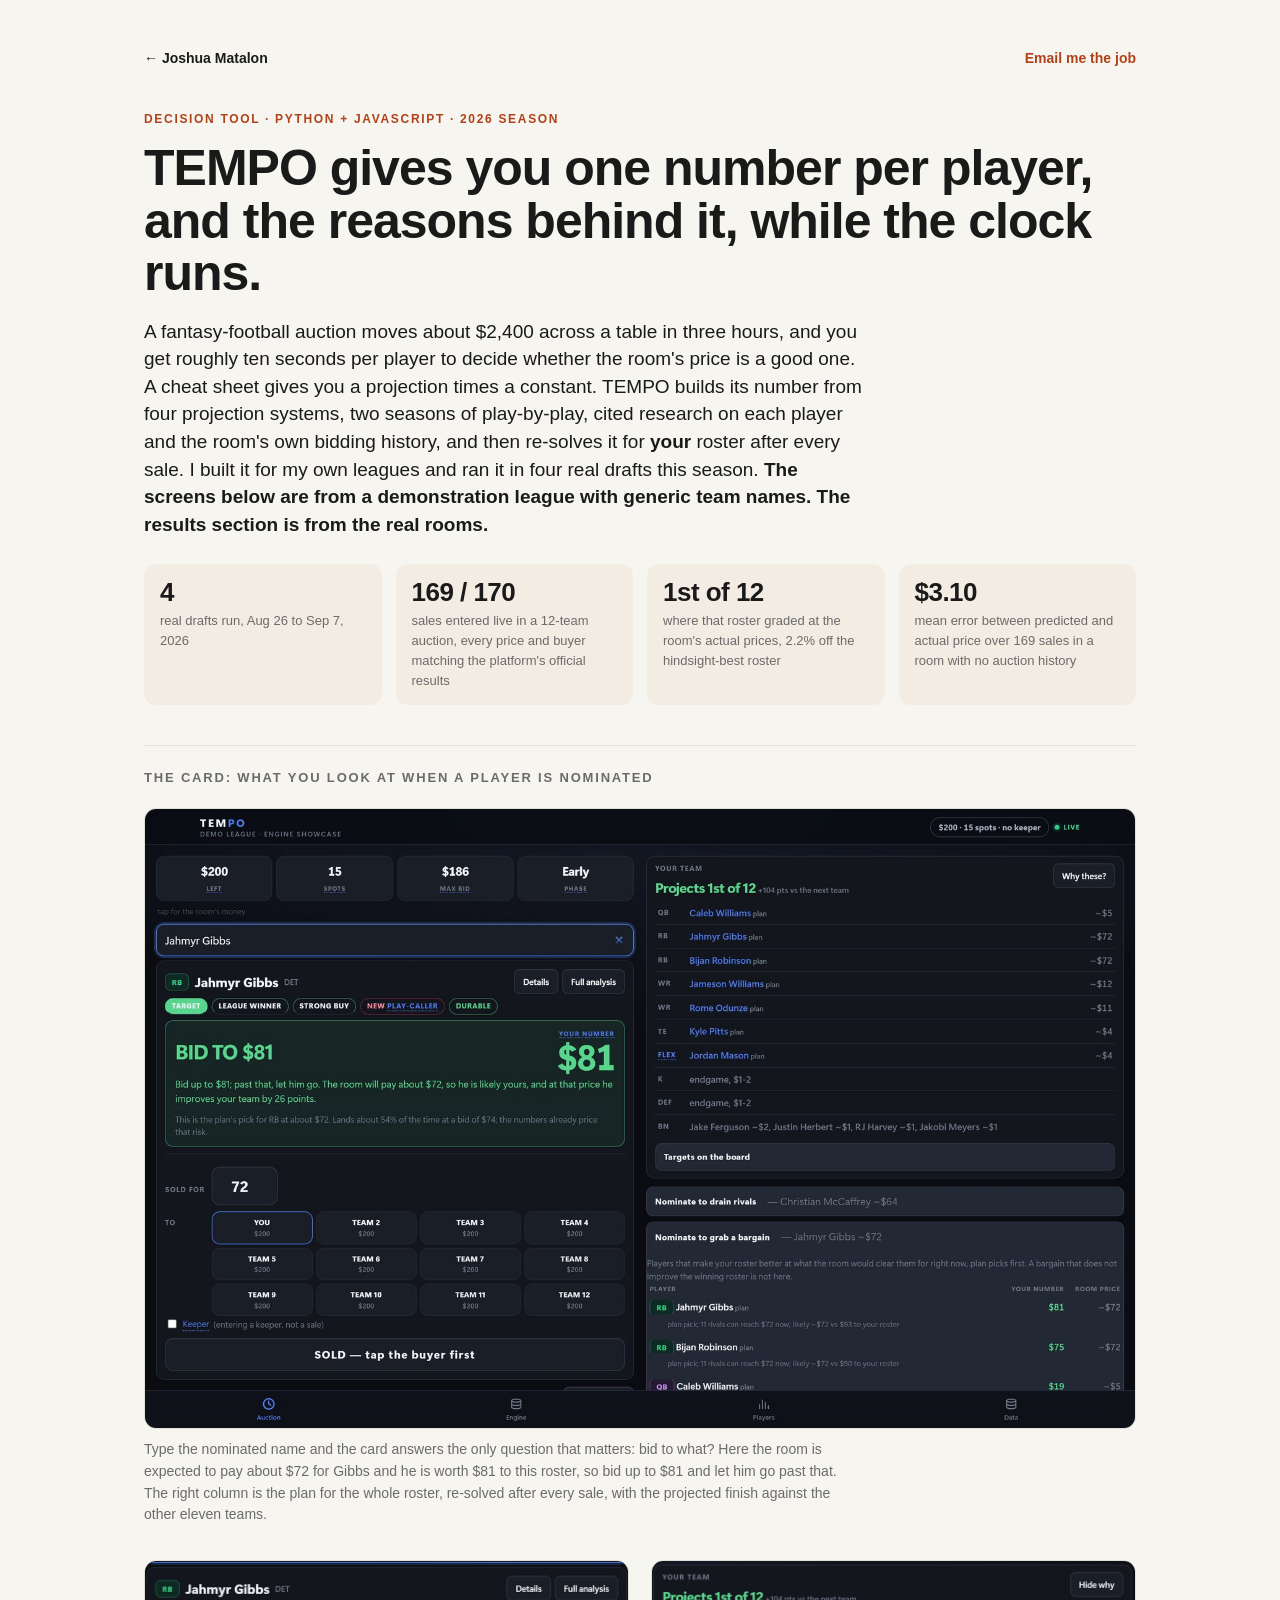
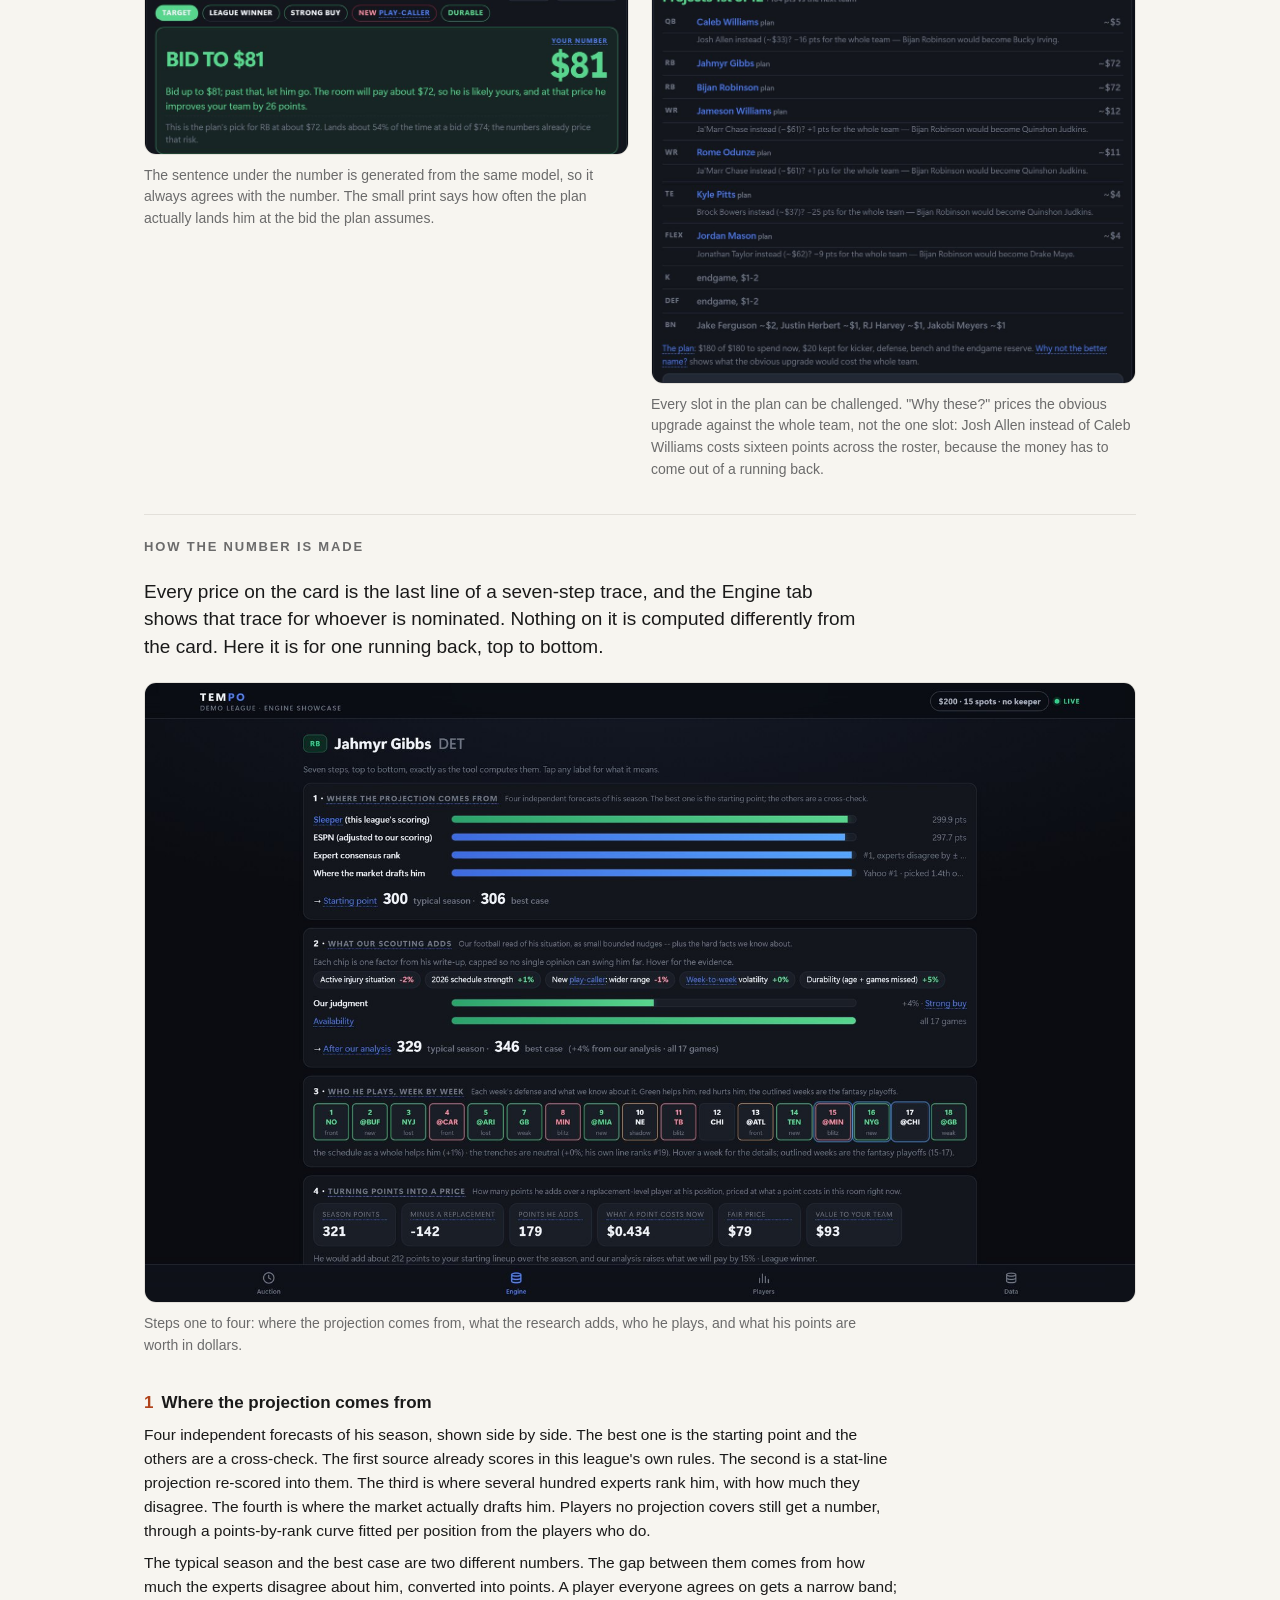
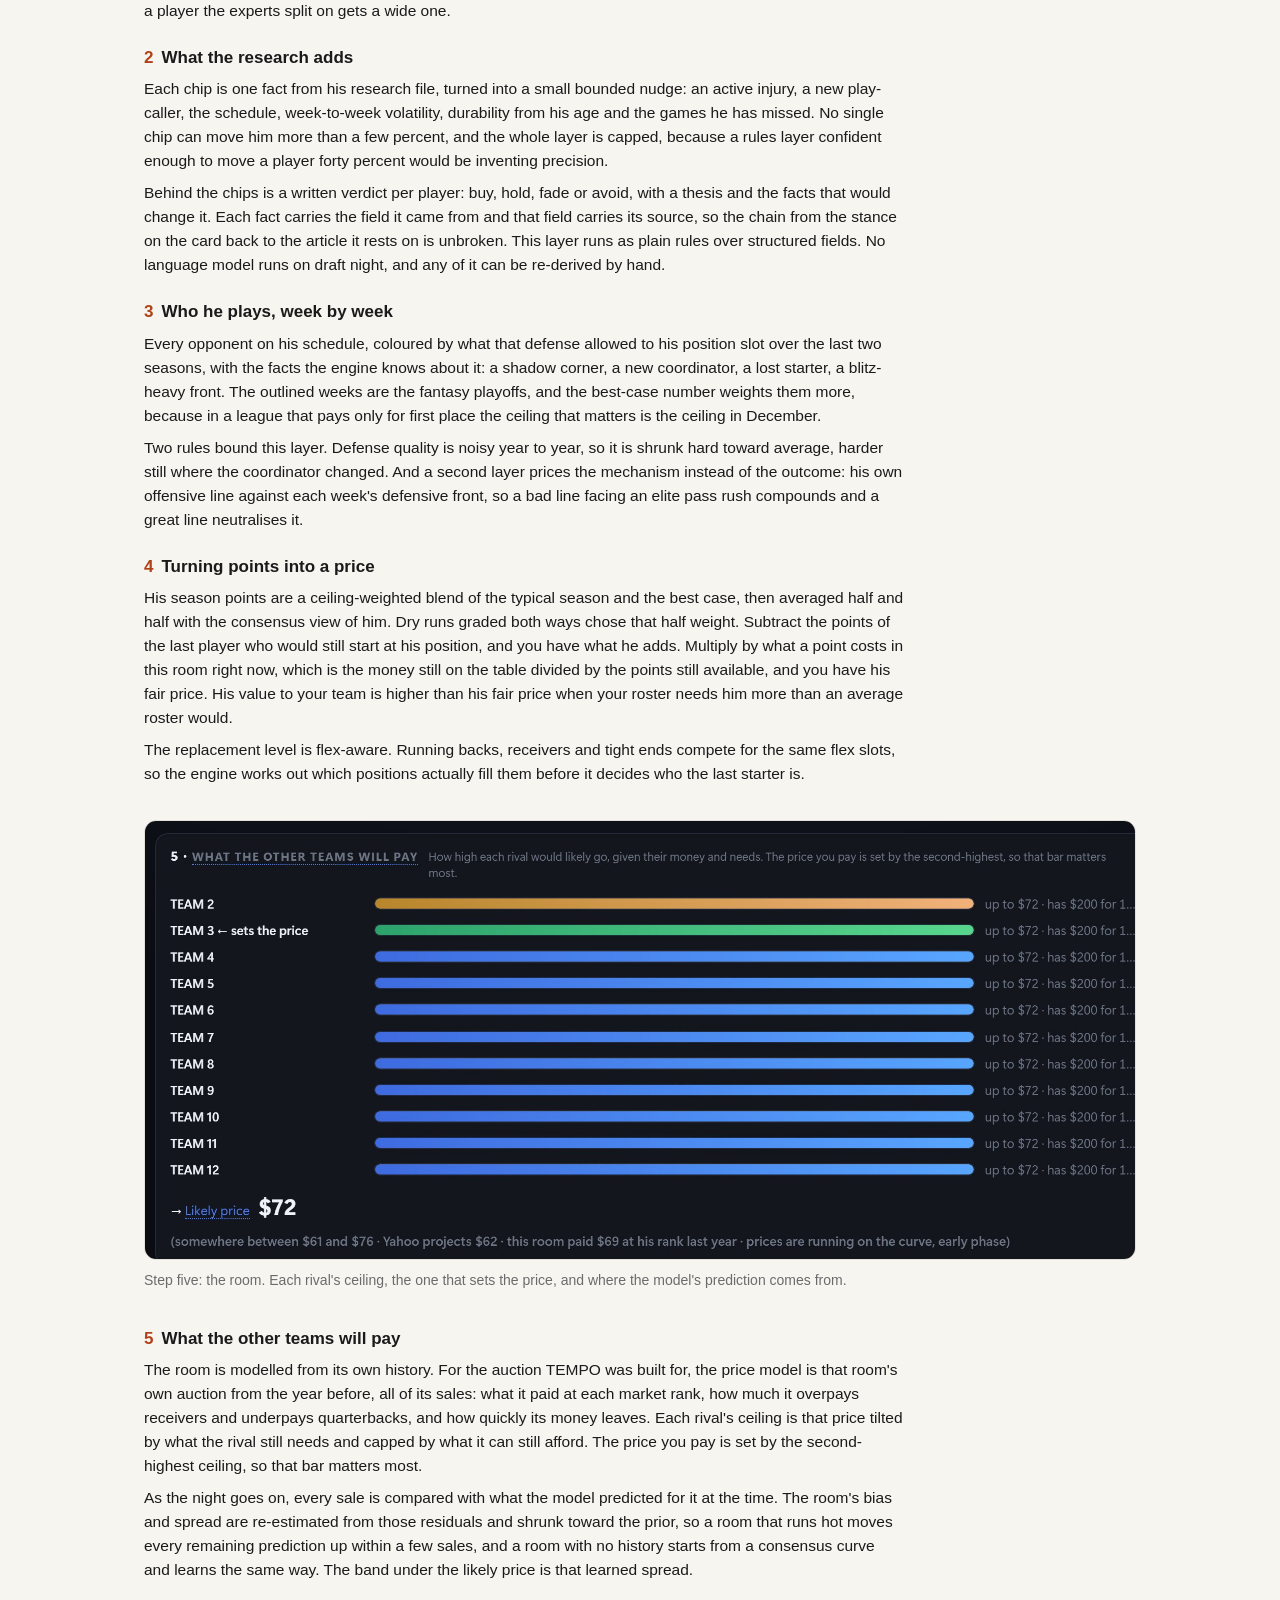
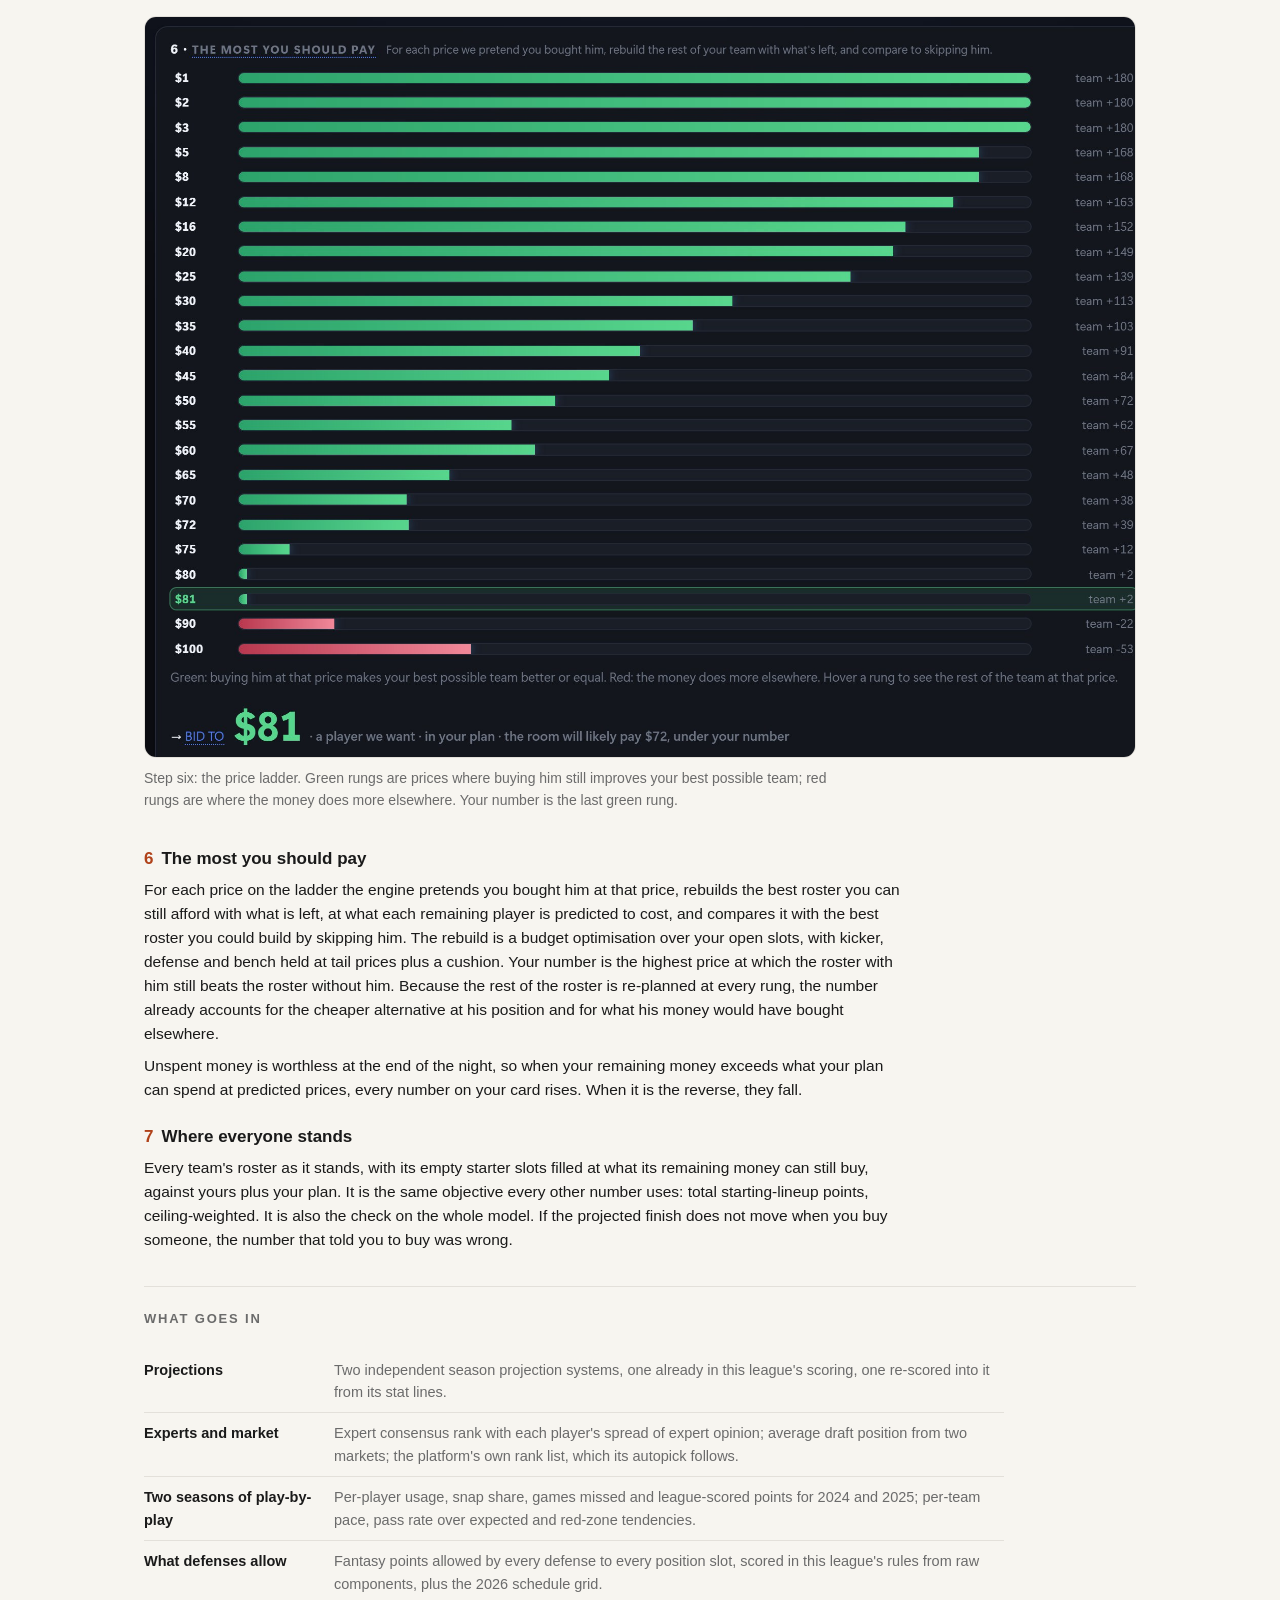
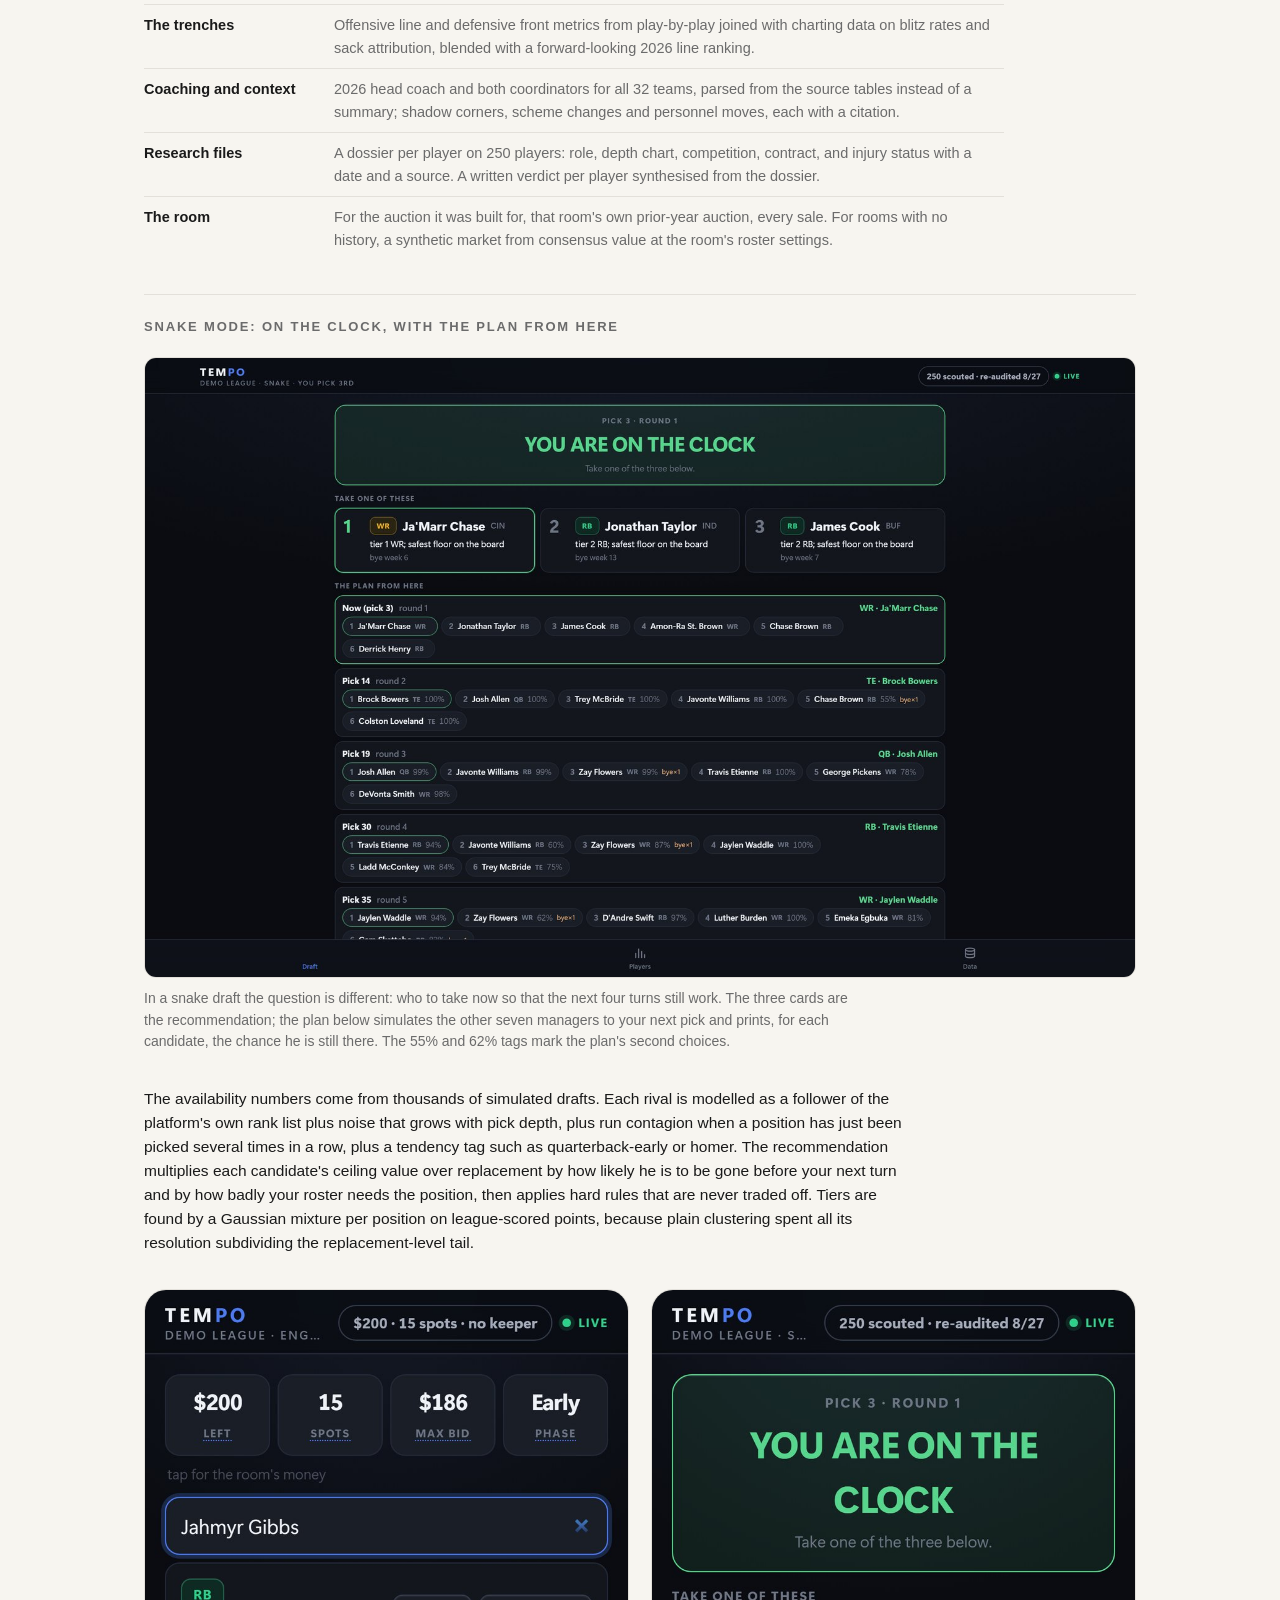
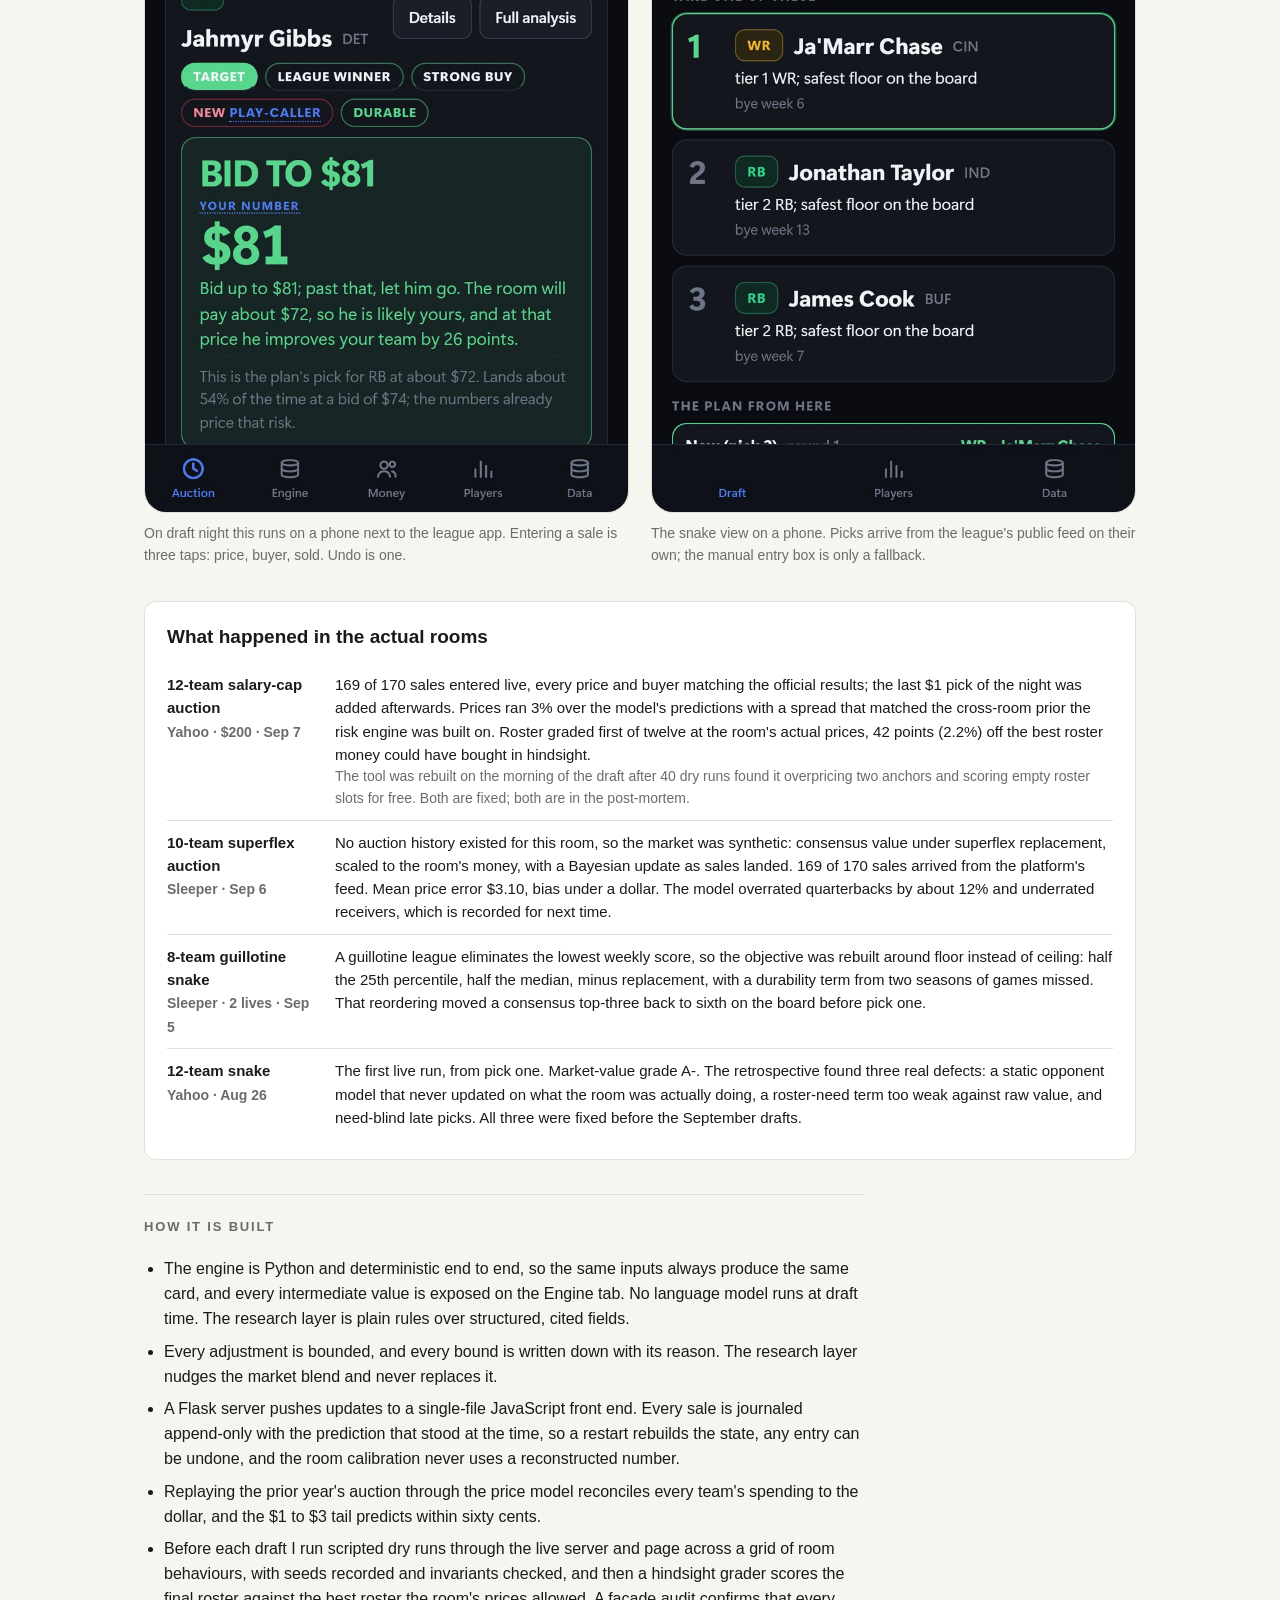
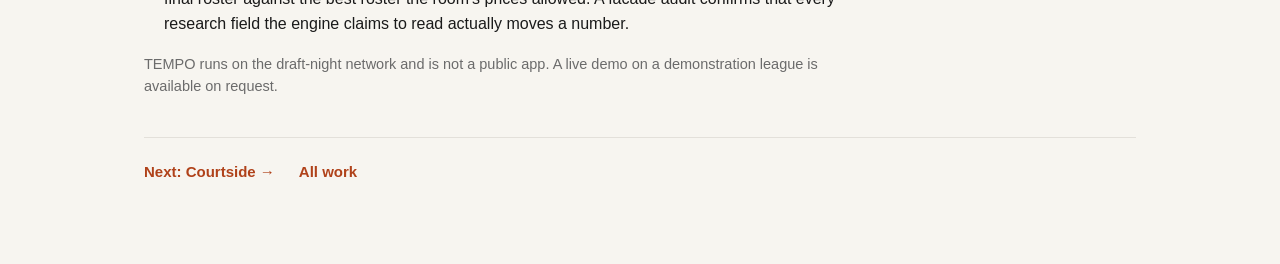
<file: tempo.html>
<!doctype html>
<html lang="en">
<head>
<meta charset="utf-8">
<meta name="viewport" content="width=device-width, initial-scale=1">
<title>TEMPO, a live draft aid that ran four real drafts · Joshua Matalon</title>
<meta name="description" content="TEMPO puts one number on every player in a fantasy-football auction or snake draft. The number is built from projections, two seasons of play-by-play, cited research on 250 players and the room's own bidding history, then re-solved for your roster after every sale. Four real drafts in 2026, with the results.">
<meta property="og:image" content="https://joshuamatalon.github.io/assets/tempo-auction-desk.jpg">
<link rel="icon" href="data:image/svg+xml,%3Csvg xmlns='http://www.w3.org/2000/svg' viewBox='0 0 32 32'%3E%3Crect width='32' height='32' rx='6' fill='%23b0421a'/%3E%3Ctext x='16' y='22' font-family='Segoe UI,Arial' font-size='18' font-weight='700' text-anchor='middle' fill='white'%3EJM%3C/text%3E%3C/svg%3E">
<link rel="stylesheet" href="assets/site.css">
</head>
<body>
<main>
  <div class="top"><a href="index.html" class="name">← Joshua Matalon</a><a href="mailto:joshuamatalon@gmail.com?subject=Project">Email me the job</a></div>
  <p class="kicker">Decision tool · Python + JavaScript · 2026 season</p>
  <h1>TEMPO gives you one number per player, and the reasons behind it, while the clock runs.</h1>
  <p class="lede">A fantasy-football auction moves about $2,400 across a table in three hours, and you get roughly ten seconds per player to decide whether the room's price is a good one. A cheat sheet gives you a projection times a constant. TEMPO builds its number from four projection systems, two seasons of play-by-play, cited research on each player and the room's own bidding history, and then re-solves it for <b>your</b> roster after every sale. I built it for my own leagues and ran it in four real drafts this season. <b>The screens below are from a demonstration league with generic team names. The results section is from the real rooms.</b></p>

  <div class="facts">
    <div class="fact"><div class="v">4</div><div class="l">real drafts run, Aug 26 to Sep 7, 2026</div></div>
    <div class="fact"><div class="v">169 / 170</div><div class="l">sales entered live in a 12-team auction, every price and buyer matching the platform's official results</div></div>
    <div class="fact"><div class="v">1st of 12</div><div class="l">where that roster graded at the room's actual prices, 2.2% off the hindsight-best roster</div></div>
    <div class="fact"><div class="v">$3.10</div><div class="l">mean error between predicted and actual price over 169 sales in a room with no auction history</div></div>
  </div>

  <h2>The card: what you look at when a player is nominated</h2>
  <figure class="figure">
    <img src="assets/tempo-auction-desk.jpg" alt="TEMPO auction screen. Left: Jahmyr Gibbs nominated, BID TO $81, the room will pay about $72. Right: the roster plan projecting first of twelve.">
    <figcaption>Type the nominated name and the card answers the only question that matters: bid to what? Here the room is expected to pay about $72 for Gibbs and he is worth $81 to this roster, so bid up to $81 and let him go past that. The right column is the plan for the whole roster, re-solved after every sale, with the projected finish against the other eleven teams.</figcaption>
  </figure>

  <div class="two">
    <figure><img src="assets/tempo-auction-card.jpg" alt="The number card: BID TO $81, YOUR NUMBER $81, the room will pay about $72, lands about 54% of the time at a bid of $74."><figcaption>The sentence under the number is generated from the same model, so it always agrees with the number. The small print says how often the plan actually lands him at the bid the plan assumes.</figcaption></figure>
    <figure><img src="assets/tempo-why.jpg" alt="Why these? Each planned slot shows the obvious upgrade and what it would cost the whole team: Josh Allen instead? −16 pts for the whole team."><figcaption>Every slot in the plan can be challenged. "Why these?" prices the obvious upgrade against the whole team, not the one slot: Josh Allen instead of Caleb Williams costs sixteen points across the roster, because the money has to come out of a running back.</figcaption></figure>
  </div>

  <h2>How the number is made</h2>
  <p class="lede">Every price on the card is the last line of a seven-step trace, and the Engine tab shows that trace for whoever is nominated. Nothing on it is computed differently from the card. Here it is for one running back, top to bottom.</p>

  <figure class="figure">
    <img src="assets/tempo-engine.jpg" alt="Engine view for Jahmyr Gibbs, steps one to four: four projection sources, scouting chips capped at a few percent each, the week-by-week schedule, and points turned into a price.">
    <figcaption>Steps one to four: where the projection comes from, what the research adds, who he plays, and what his points are worth in dollars.</figcaption>
  </figure>

  <div class="walk">
    <h3><span>1</span>Where the projection comes from</h3>
    <p>Four independent forecasts of his season, shown side by side. The best one is the starting point and the others are a cross-check. The first source already scores in this league's own rules. The second is a stat-line projection re-scored into them. The third is where several hundred experts rank him, with how much they disagree. The fourth is where the market actually drafts him. Players no projection covers still get a number, through a points-by-rank curve fitted per position from the players who do.</p>
    <p>The typical season and the best case are two different numbers. The gap between them comes from how much the experts disagree about him, converted into points. A player everyone agrees on gets a narrow band; a player the experts split on gets a wide one.</p>

    <h3><span>2</span>What the research adds</h3>
    <p>Each chip is one fact from his research file, turned into a small bounded nudge: an active injury, a new play-caller, the schedule, week-to-week volatility, durability from his age and the games he has missed. No single chip can move him more than a few percent, and the whole layer is capped, because a rules layer confident enough to move a player forty percent would be inventing precision.</p>
    <p>Behind the chips is a written verdict per player: buy, hold, fade or avoid, with a thesis and the facts that would change it. Each fact carries the field it came from and that field carries its source, so the chain from the stance on the card back to the article it rests on is unbroken. This layer runs as plain rules over structured fields. No language model runs on draft night, and any of it can be re-derived by hand.</p>

    <h3><span>3</span>Who he plays, week by week</h3>
    <p>Every opponent on his schedule, coloured by what that defense allowed to his position slot over the last two seasons, with the facts the engine knows about it: a shadow corner, a new coordinator, a lost starter, a blitz-heavy front. The outlined weeks are the fantasy playoffs, and the best-case number weights them more, because in a league that pays only for first place the ceiling that matters is the ceiling in December.</p>
    <p>Two rules bound this layer. Defense quality is noisy year to year, so it is shrunk hard toward average, harder still where the coordinator changed. And a second layer prices the mechanism instead of the outcome: his own offensive line against each week's defensive front, so a bad line facing an elite pass rush compounds and a great line neutralises it.</p>

    <h3><span>4</span>Turning points into a price</h3>
    <p>His season points are a ceiling-weighted blend of the typical season and the best case, then averaged half and half with the consensus view of him. Dry runs graded both ways chose that half weight. Subtract the points of the last player who would still start at his position, and you have what he adds. Multiply by what a point costs in this room right now, which is the money still on the table divided by the points still available, and you have his fair price. His value to your team is higher than his fair price when your roster needs him more than an average roster would.</p>
    <p>The replacement level is flex-aware. Running backs, receivers and tight ends compete for the same flex slots, so the engine works out which positions actually fill them before it decides who the last starter is.</p>
  </div>

  <figure class="figure">
    <img src="assets/tempo-engine-room.jpg" alt="Step five: what the other teams will pay. Eleven rivals, each with the most it would likely go and the money it has left; the second-highest sets the price; likely price $72 with a band of $61 to $76.">
    <figcaption>Step five: the room. Each rival's ceiling, the one that sets the price, and where the model's prediction comes from.</figcaption>
  </figure>

  <div class="walk">
    <h3><span>5</span>What the other teams will pay</h3>
    <p>The room is modelled from its own history. For the auction TEMPO was built for, the price model is that room's own auction from the year before, all of its sales: what it paid at each market rank, how much it overpays receivers and underpays quarterbacks, and how quickly its money leaves. Each rival's ceiling is that price tilted by what the rival still needs and capped by what it can still afford. The price you pay is set by the second-highest ceiling, so that bar matters most.</p>
    <p>As the night goes on, every sale is compared with what the model predicted for it at the time. The room's bias and spread are re-estimated from those residuals and shrunk toward the prior, so a room that runs hot moves every remaining prediction up within a few sales, and a room with no history starts from a consensus curve and learns the same way. The band under the likely price is that learned spread.</p>
  </div>

  <figure class="figure">
    <img src="assets/tempo-engine-ladder.jpg" alt="Step six: the most you should pay. A price ladder from $1 to $100; at each price the best roster with him is compared with the best roster without him. Green through $81, red from $90. BID TO $81.">
    <figcaption>Step six: the price ladder. Green rungs are prices where buying him still improves your best possible team; red rungs are where the money does more elsewhere. Your number is the last green rung.</figcaption>
  </figure>

  <div class="walk">
    <h3><span>6</span>The most you should pay</h3>
    <p>For each price on the ladder the engine pretends you bought him at that price, rebuilds the best roster you can still afford with what is left, at what each remaining player is predicted to cost, and compares it with the best roster you could build by skipping him. The rebuild is a budget optimisation over your open slots, with kicker, defense and bench held at tail prices plus a cushion. Your number is the highest price at which the roster with him still beats the roster without him. Because the rest of the roster is re-planned at every rung, the number already accounts for the cheaper alternative at his position and for what his money would have bought elsewhere.</p>
    <p>Unspent money is worthless at the end of the night, so when your remaining money exceeds what your plan can spend at predicted prices, every number on your card rises. When it is the reverse, they fall.</p>

    <h3><span>7</span>Where everyone stands</h3>
    <p>Every team's roster as it stands, with its empty starter slots filled at what its remaining money can still buy, against yours plus your plan. It is the same objective every other number uses: total starting-lineup points, ceiling-weighted. It is also the check on the whole model. If the projected finish does not move when you buy someone, the number that told you to buy was wrong.</p>
  </div>

  <h2>What goes in</h2>
  <table class="ledger">
    <tr><th>Projections</th><td>Two independent season projection systems, one already in this league's scoring, one re-scored into it from its stat lines.</td></tr>
    <tr><th>Experts and market</th><td>Expert consensus rank with each player's spread of expert opinion; average draft position from two markets; the platform's own rank list, which its autopick follows.</td></tr>
    <tr><th>Two seasons of play-by-play</th><td>Per-player usage, snap share, games missed and league-scored points for 2024 and 2025; per-team pace, pass rate over expected and red-zone tendencies.</td></tr>
    <tr><th>What defenses allow</th><td>Fantasy points allowed by every defense to every position slot, scored in this league's rules from raw components, plus the 2026 schedule grid.</td></tr>
    <tr><th>The trenches</th><td>Offensive line and defensive front metrics from play-by-play joined with charting data on blitz rates and sack attribution, blended with a forward-looking 2026 line ranking.</td></tr>
    <tr><th>Coaching and context</th><td>2026 head coach and both coordinators for all 32 teams, parsed from the source tables instead of a summary; shadow corners, scheme changes and personnel moves, each with a citation.</td></tr>
    <tr><th>Research files</th><td>A dossier per player on 250 players: role, depth chart, competition, contract, and injury status with a date and a source. A written verdict per player synthesised from the dossier.</td></tr>
    <tr><th>The room</th><td>For the auction it was built for, that room's own prior-year auction, every sale. For rooms with no history, a synthetic market from consensus value at the room's roster settings.</td></tr>
  </table>

  <h2>Snake mode: on the clock, with the plan from here</h2>
  <figure class="figure">
    <img src="assets/tempo-snake-desk.jpg" alt="Snake draft view: YOU ARE ON THE CLOCK, pick 3 round 1, three recommendations, then the plan for picks 14, 19, 30 and 35 with the probability each player is still available.">
    <figcaption>In a snake draft the question is different: who to take now so that the next four turns still work. The three cards are the recommendation; the plan below simulates the other seven managers to your next pick and prints, for each candidate, the chance he is still there. The 55% and 62% tags mark the plan's second choices.</figcaption>
  </figure>
  <div class="walk">
    <p>The availability numbers come from thousands of simulated drafts. Each rival is modelled as a follower of the platform's own rank list plus noise that grows with pick depth, plus run contagion when a position has just been picked several times in a row, plus a tendency tag such as quarterback-early or homer. The recommendation multiplies each candidate's ceiling value over replacement by how likely he is to be gone before your next turn and by how badly your roster needs the position, then applies hard rules that are never traded off. Tiers are found by a Gaussian mixture per position on league-scored points, because plain clustering spent all its resolution subdividing the replacement-level tail.</p>
  </div>

  <div class="phones">
    <figure><img src="assets/tempo-phone-card.jpg" alt="The auction card on a phone"><figcaption>On draft night this runs on a phone next to the league app. Entering a sale is three taps: price, buyer, sold. Undo is one.</figcaption></figure>
    <figure><img src="assets/tempo-phone-snake.jpg" alt="The snake view on a phone"><figcaption>The snake view on a phone. Picks arrive from the league's public feed on their own; the manual entry box is only a fallback.</figcaption></figure>
  </div>

  <div class="proof">
    <h3>What happened in the actual rooms</h3>
    <div class="row"><b>12-team salary-cap auction<br><span class="d">Yahoo · $200 · Sep 7</span></b><div>169 of 170 sales entered live, every price and buyer matching the official results; the last $1 pick of the night was added afterwards. Prices ran 3% over the model's predictions with a spread that matched the cross-room prior the risk engine was built on. Roster graded first of twelve at the room's actual prices, 42 points (2.2%) off the best roster money could have bought in hindsight.<div class="d">The tool was rebuilt on the morning of the draft after 40 dry runs found it overpricing two anchors and scoring empty roster slots for free. Both are fixed; both are in the post-mortem.</div></div></div>
    <div class="row"><b>10-team superflex auction<br><span class="d">Sleeper · Sep 6</span></b><div>No auction history existed for this room, so the market was synthetic: consensus value under superflex replacement, scaled to the room's money, with a Bayesian update as sales landed. 169 of 170 sales arrived from the platform's feed. Mean price error $3.10, bias under a dollar. The model overrated quarterbacks by about 12% and underrated receivers, which is recorded for next time.</div></div>
    <div class="row"><b>8-team guillotine snake<br><span class="d">Sleeper · 2 lives · Sep 5</span></b><div>A guillotine league eliminates the lowest weekly score, so the objective was rebuilt around floor instead of ceiling: half the 25th percentile, half the median, minus replacement, with a durability term from two seasons of games missed. That reordering moved a consensus top-three back to sixth on the board before pick one.</div></div>
    <div class="row"><b>12-team snake<br><span class="d">Yahoo · Aug 26</span></b><div>The first live run, from pick one. Market-value grade A-. The retrospective found three real defects: a static opponent model that never updated on what the room was actually doing, a roster-need term too weak against raw value, and need-blind late picks. All three were fixed before the September drafts.</div></div>
  </div>

  <div class="prose">
    <h2>How it is built</h2>
    <ul>
      <li>The engine is Python and deterministic end to end, so the same inputs always produce the same card, and every intermediate value is exposed on the Engine tab. No language model runs at draft time. The research layer is plain rules over structured, cited fields.</li>
      <li>Every adjustment is bounded, and every bound is written down with its reason. The research layer nudges the market blend and never replaces it.</li>
      <li>A Flask server pushes updates to a single-file JavaScript front end. Every sale is journaled append-only with the prediction that stood at the time, so a restart rebuilds the state, any entry can be undone, and the room calibration never uses a reconstructed number.</li>
      <li>Replaying the prior year's auction through the price model reconciles every team's spending to the dollar, and the $1 to $3 tail predicts within sixty cents.</li>
      <li>Before each draft I run scripted dry runs through the live server and page across a grid of room behaviours, with seeds recorded and invariants checked, and then a hindsight grader scores the final roster against the best roster the room's prices allowed. A facade audit confirms that every research field the engine claims to read actually moves a number.</li>
    </ul>
    <p class="stack">TEMPO runs on the draft-night network and is not a public app. A live demo on a demonstration league is available on request.</p>
  </div>

  <div class="next"><a href="courtside.html">Next: Courtside →</a><a href="index.html">All work</a></div>
</main>
</body>
</html>
</file>
<file: assets/site.css>
:root { --bg:#f7f5f0; --ink:#1a1a1a; --muted:#6b6b6b; --rule:#e3e0da; --card:#ffffff; --accent:#b0421a; --soft:#f3ece3; --shot:#0f1116; }
@media (prefers-color-scheme: dark) { :root { --bg:#141317; --ink:#ece8df; --muted:#a39d92; --rule:#2e2b33; --card:#1d1b22; --accent:#e08a5a; --soft:#2a221d; } }
* { box-sizing:border-box; }
body { margin:0; overflow-x:hidden; background:var(--bg); color:var(--ink); font:16px/1.55 "Segoe UI", -apple-system, "Helvetica Neue", Arial, sans-serif; }
main { max-width:1040px; margin:0 auto; padding:48px 24px 80px; overflow-wrap:anywhere; }
a { color:var(--accent); }
.kicker { font-size:12px; letter-spacing:.14em; text-transform:uppercase; color:var(--accent); font-weight:600; margin:0 0 14px; }
h1 { font-size:clamp(32px,5vw,50px); line-height:1.05; letter-spacing:-.02em; font-weight:600; margin:0 0 18px; }
.lede { font-size:19px; line-height:1.45; margin:0 0 22px; max-width:720px; }
.lede b { font-weight:600; }
.cta { display:inline-block; background:var(--accent); color:#fff; text-decoration:none; font-weight:600; padding:12px 18px; border-radius:8px; }
.cta.alt { background:transparent; color:var(--accent); border:1.5px solid var(--accent); margin-left:10px; }
h2 { font-size:13px; letter-spacing:.14em; text-transform:uppercase; color:var(--muted); font-weight:600; margin:0 0 20px; padding-top:22px; border-top:1px solid var(--rule); }
h3 { font-size:19px; font-weight:600; margin:0 0 8px; }
p { margin:0 0 12px; }
.top { display:flex; justify-content:space-between; align-items:center; gap:16px; margin-bottom:40px; font-size:14px; color:var(--muted); }
.top a { text-decoration:none; font-weight:600; }
.top .name { color:var(--ink); }

/* home: work cards */
.grid { display:grid; grid-template-columns:repeat(auto-fill,minmax(300px,1fr)); gap:22px; margin-bottom:60px; }
.work { min-width:0; background:var(--card); border:1px solid var(--rule); border-radius:12px; overflow:hidden; display:flex; flex-direction:column; text-decoration:none; color:inherit; }
.work.wide { grid-column:1 / -1; display:grid; grid-template-columns:1.5fr 1fr; }
.work.wide .shot { height:100%; aspect-ratio:auto; min-height:320px; }
.work.wide .shot img { object-position:left top; }
.shot { background:var(--shot); aspect-ratio:16/10; overflow:hidden; min-width:0; }
.shot.phone { aspect-ratio:auto; height:280px; justify-content:center; padding:14px 0 0; }
.shot img { width:100%; height:100%; max-width:100%; object-fit:cover; object-position:center top; display:block; }
.shot.phone img { width:auto; height:100%; border-radius:14px 14px 0 0; }
.meta { min-width:0; padding:18px 20px 20px; display:flex; flex-direction:column; gap:8px; }
.meta .what { color:var(--muted); font-size:14.5px; margin:0; }
.meta .replaced { font-size:14.5px; margin:0; }
.meta .replaced b { font-weight:600; }
.meta .more { color:var(--accent); font-weight:600; font-size:14.5px; margin-top:auto; padding-top:8px; }
.work:hover .more { text-decoration:underline; }

/* home: steps, offers, never, footer */
.steps { display:grid; grid-template-columns:repeat(auto-fit,minmax(220px,1fr)); gap:18px; margin-bottom:60px; }
.step { background:var(--soft); border-radius:12px; padding:18px 20px; }
.step .n { color:var(--accent); font-weight:700; font-size:22px; line-height:1; margin-bottom:8px; }
.step h3 { font-size:17px; margin:0 0 6px; }
.step p { margin:0; font-size:14.5px; }
.offers { display:grid; grid-template-columns:repeat(auto-fit,minmax(260px,1fr)); gap:14px 28px; margin-bottom:60px; }
.offer h3 { font-size:16px; margin:0 0 4px; }
.offer p { margin:0; font-size:14.5px; color:var(--muted); }
.never { border-left:3px solid var(--accent); padding:4px 0 4px 16px; margin-bottom:60px; max-width:720px; }
.never p { margin:0 0 6px; font-size:15px; }
footer { border-top:1px solid var(--rule); padding-top:22px; color:var(--muted); font-size:14px; display:flex; flex-wrap:wrap; gap:8px 24px; align-items:center; }
footer a { text-decoration:none; font-weight:600; }

/* case-study pages */
.facts { display:grid; grid-template-columns:repeat(auto-fit,minmax(160px,1fr)); gap:14px; margin:26px 0 40px; }
.fact { background:var(--soft); border-radius:12px; padding:14px 16px; }
.fact .v { font-size:26px; font-weight:700; letter-spacing:-.02em; line-height:1.1; }
.fact .l { font-size:13px; color:var(--muted); margin-top:4px; }
.figure { margin:0 0 34px; }
.figure img { width:100%; height:auto; display:block; border-radius:12px; border:1px solid var(--rule); background:var(--shot); }
.figure figcaption { font-size:14px; color:var(--muted); margin-top:10px; max-width:720px; }
.phones { display:grid; grid-template-columns:repeat(auto-fit,minmax(220px,1fr)); gap:22px; margin:0 0 34px; align-items:start; }
.phones figure { margin:0; }
.phones img { width:100%; height:auto; display:block; border-radius:22px; border:1px solid var(--rule); background:var(--shot); }
.phones figcaption { font-size:14px; color:var(--muted); margin-top:10px; }
.two { display:grid; grid-template-columns:1fr 1fr; gap:22px; margin:0 0 34px; align-items:start; }
.two figure { margin:0; }
.two img { width:100%; height:auto; display:block; border-radius:12px; border:1px solid var(--rule); background:var(--shot); }
.two figcaption { font-size:14px; color:var(--muted); margin-top:10px; }
.prose { max-width:720px; }
.prose ul { padding-left:20px; margin:0 0 16px; }
.prose li { margin:0 0 8px; }
.proof { background:var(--card); border:1px solid var(--rule); border-radius:12px; padding:20px 22px; margin:0 0 34px; }
.proof h3 { margin:0 0 12px; }
.proof .row { display:grid; grid-template-columns:150px 1fr; gap:10px 18px; padding:10px 0; border-top:1px solid var(--rule); font-size:15px; }
.proof .row:first-of-type { border-top:0; }
.proof .row b { font-weight:600; }
.proof .row .d { color:var(--muted); font-size:14px; }
.stack { font-size:14.5px; color:var(--muted); max-width:720px; margin:0 0 40px; }
.next { display:flex; flex-wrap:wrap; gap:10px 24px; font-size:15px; margin:40px 0 0; padding-top:22px; border-top:1px solid var(--rule); }
.next a { text-decoration:none; font-weight:600; }
@media (max-width:720px) {
  .work.wide { grid-template-columns:1fr; } .work.wide .shot { height:auto; aspect-ratio:16/9; }
  .cta.alt { margin-left:0; margin-top:10px; }
  .two { grid-template-columns:1fr; }
  .proof .row { grid-template-columns:1fr; gap:4px; }
}
.ledger { width:100%; border-collapse:collapse; font-size:14.5px; margin:0 0 34px; max-width:860px; }
.ledger th, .ledger td { text-align:left; vertical-align:top; padding:9px 12px 9px 0; border-top:1px solid var(--rule); }
.ledger th { font-weight:600; width:190px; color:var(--ink); }
.ledger td { color:var(--muted); }
.ledger tr:first-child th, .ledger tr:first-child td { border-top:0; }
.walk { max-width:760px; margin:0 0 34px; }
.walk h3 { font-size:17px; margin:22px 0 6px; }
.walk h3 span { color:var(--accent); margin-right:8px; }
.walk p { margin:0 0 8px; font-size:15.5px; }
@media (max-width: 640px) { .ledger th, .ledger td { display:block; width:auto; padding:0 0 2px; } .ledger th { padding-top:10px; border-top:1px solid var(--rule); } .ledger td { border-top:0; padding-bottom:10px; } }
</file>
